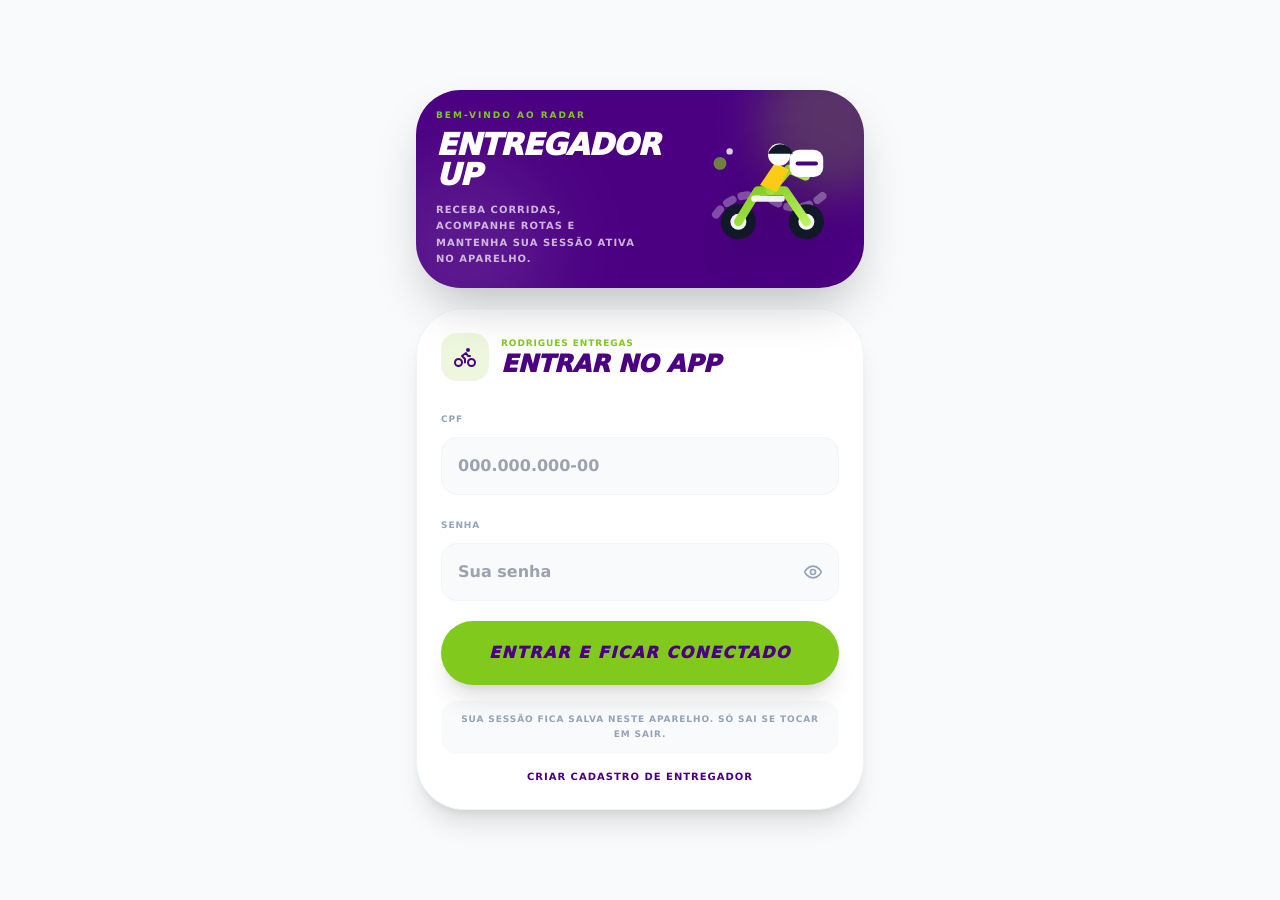
<file: app/src/main/assets/public/index.html>
<!doctype html>
<html lang="pt-BR">
  <head>
    <meta charset="UTF-8" />
    <meta name="viewport" content="width=device-width, initial-scale=1.0, viewport-fit=cover" />
    <meta name="theme-color" content="#4B0082" />
    <title>Rodrigues Entregador</title>
    <script type="module" crossorigin src="./assets/index-Cs6SERC0.js"></script>
    <link rel="stylesheet" crossorigin href="./assets/index-DNZqFJGn.css">
  </head>
  <body>
    <div id="root"></div>
  </body>
</html>
</file>
<file: app/src/main/assets/public/assets/index-DNZqFJGn.css>
html,body,#root,*{font-family:var(--up-font)!important}body{-webkit-font-smoothing:antialiased;text-rendering:geometricPrecision}:root{--up-font: "Montserrat", Inter, system-ui, -apple-system, BlinkMacSystemFont, "Segoe UI", sans-serif}html,body,#root,button,input,select,textarea,.ifd-app-shell,.ifd-app-shell *{font-family:var(--up-font)!important;-webkit-font-smoothing:antialiased;text-rendering:geometricPrecision}*{box-sizing:border-box}body{margin:0;background:#f3f4f6}.ifd-app-shell{min-height:100dvh;background:#f3f4f6;color:#202124;font-family:Inter,Arial,Helvetica,sans-serif;overflow:hidden}.ifd-topbar{position:fixed;left:0;right:0;top:0;z-index:100;height:64px;background:#fff;border-bottom:1px solid #eceff3;display:flex;align-items:center;gap:12px;padding:10px 14px}.ifd-icon-btn{width:42px;height:42px;border:0;border-radius:14px;background:#f5f6f8;display:flex;flex-direction:column;justify-content:center;gap:4px;padding:0 11px}.ifd-icon-btn span{display:block;height:3px;border-radius:8px;background:#232323}.ifd-brand{min-width:0;flex:1;display:flex;flex-direction:column}.ifd-brand strong{font-size:15px;font-weight:900;color:#111}.ifd-brand small{font-size:11px;color:#6b7280;font-weight:700}.ifd-online-pill{height:36px;border:0;border-radius:999px;background:#e9edf3;color:#747b88;font-size:11px;font-weight:900;padding:0 12px;text-transform:uppercase;display:flex;align-items:center;gap:6px}.ifd-online-pill i{width:8px;height:8px;border-radius:50%;background:#9ca3af}.ifd-online-pill.ativo{background:#effbe8;color:#2f8a10}.ifd-online-pill.ativo i{background:#56b81d}.ifd-main{height:100dvh;overflow-y:auto;padding-top:64px;padding-bottom:76px}.ifd-page{padding:14px 14px 104px;min-height:calc(100dvh - 64px)}.ifd-bottom-nav{position:fixed;left:0;right:0;bottom:0;z-index:110;height:72px;background:#fffffffa;-webkit-backdrop-filter:blur(16px);backdrop-filter:blur(16px);border-top:1px solid #e7eaf0;display:grid;grid-template-columns:repeat(5,1fr);padding:6px 6px calc(6px + env(safe-area-inset-bottom));box-shadow:0 -10px 28px #00000014}.ifd-bottom-nav button{position:relative;border:0;background:transparent;border-radius:16px;color:#7b8190;font-size:10px;font-weight:900;display:flex;align-items:center;justify-content:center;flex-direction:column;gap:3px}.ifd-bottom-nav button.ativo{background:#fff0f0;color:#e72234}.ifd-nav-icon{font-size:18px;line-height:1}.ifd-bottom-nav b{position:absolute;top:4px;right:13px;background:#e72234;color:#fff;border-radius:999px;font-size:9px;min-width:16px;height:16px;display:flex;align-items:center;justify-content:center}.ifd-drawer-backdrop{position:fixed;top:0;right:0;bottom:0;left:0;z-index:300;background:#00000061}.ifd-drawer{width:min(84vw,320px);height:100%;background:#fff;border-radius:0 28px 28px 0;padding:18px;box-shadow:18px 0 44px #0000002e;display:flex;flex-direction:column;gap:8px}.ifd-drawer-profile{display:flex;gap:12px;align-items:center;padding:8px 0 18px;border-bottom:1px solid #edf0f4;margin-bottom:8px}.ifd-avatar{width:48px;height:48px;border-radius:18px;background:#e72234;color:#fff;display:flex;align-items:center;justify-content:center;font-size:22px;font-weight:1000}.ifd-avatar.big{width:74px;height:74px;border-radius:26px;font-size:32px}.ifd-drawer-profile strong{display:block;color:#111;font-size:16px;font-weight:1000}.ifd-drawer-profile span{display:block;color:#7b8190;font-size:12px;font-weight:800}.ifd-drawer button{height:48px;border:0;border-radius:16px;background:#f5f6f8;color:#24272d;text-align:left;padding:0 14px;font-size:14px;font-weight:900}.ifd-drawer button.danger,.ifd-action-line.danger{background:#fff1f2;color:#d51d2a}.ifd-sub-header{display:flex;gap:12px;align-items:center;margin-bottom:14px}.ifd-sub-header button{width:44px;height:44px;border:0;border-radius:16px;background:#fff;color:#111;font-size:22px;font-weight:900;box-shadow:0 8px 18px #0000000f}.ifd-sub-header h1{margin:0;font-size:31px;line-height:1;font-weight:1000;color:#111;letter-spacing:-1px}.ifd-sub-header span{display:block;color:#6b7280;font-size:12px;font-weight:800;margin-top:4px}.ifd-loader{min-height:65dvh;display:flex;align-items:center;justify-content:center;color:#6b7280;font-weight:900}.ifd-waiting-page{background:linear-gradient(180deg,#f6f7fb,#f2f4f8)}.ifd-radar-card{position:relative;overflow:hidden;background:#fff;border-radius:32px;padding:28px 18px;text-align:center;box-shadow:0 18px 38px #1f232d14;min-height:380px;display:flex;flex-direction:column;align-items:center;justify-content:center}.ifd-radar-card.online{background:radial-gradient(circle at center 35%,#fff,#fff 44%,#fff5f5)}.ifd-radar-visual{position:relative;width:190px;height:190px;margin-bottom:8px;display:flex;align-items:center;justify-content:center}.ifd-radar-visual .ring{position:absolute;border-radius:50%;border:2px solid rgba(231,34,52,.18);animation:ifdPulse 2.2s infinite}.ifd-radar-visual .r1{width:80px;height:80px}.ifd-radar-visual .r2{width:130px;height:130px;animation-delay:.25s}.ifd-radar-visual .r3{width:180px;height:180px;animation-delay:.5s}.ifd-radar-visual .center{width:76px;height:76px;border-radius:28px;background:#e72234;display:flex;align-items:center;justify-content:center;font-size:34px;color:#fff;box-shadow:0 14px 30px #e7223459;z-index:2}@keyframes ifdPulse{0%{transform:scale(.9);opacity:.8}70%{transform:scale(1.12);opacity:.25}to{transform:scale(.9);opacity:.8}}.ifd-radar-card h1{font-size:30px;line-height:.98;margin:8px 0;color:#141414;font-weight:1000;letter-spacing:-.8px}.ifd-radar-card p,.ifd-muted{color:#6b7280;font-size:14px;line-height:1.45;margin:0 auto 18px;max-width:310px;font-weight:700}.ifd-primary-btn,.ifd-secondary-btn{height:54px;border:0;border-radius:18px;padding:0 18px;font-weight:1000;text-transform:uppercase;font-size:13px}.ifd-primary-btn{background:#e72234;color:#fff;box-shadow:0 12px 24px #e7223440}.ifd-primary-btn.outline,.ifd-secondary-btn{background:#f2f3f6;color:#2c3038;box-shadow:none}.ifd-summary-grid{display:grid;grid-template-columns:repeat(3,1fr);gap:9px;margin:12px 0}.ifd-summary-grid div{background:#fff;border-radius:22px;padding:13px 10px;min-height:78px;box-shadow:0 10px 24px #1f232d0e;display:flex;flex-direction:column;justify-content:center}.ifd-summary-grid span{font-size:10px;font-weight:1000;color:#949aa6;text-transform:uppercase;margin-bottom:8px}.ifd-summary-grid strong{font-size:clamp(16px,4.6vw,22px);font-weight:1000;color:#171717;line-height:1;white-space:nowrap;overflow:hidden;text-overflow:ellipsis}.ifd-card{background:#fff;border-radius:28px;padding:17px;margin-bottom:12px;box-shadow:0 12px 28px #1f232d0f}.ifd-card.soft{background:snow;border:1px solid #ffe1e4}.ifd-card.emergency{background:#fff2f3;border:1px solid #ffd3d7;display:flex;flex-direction:column;gap:5px}.ifd-card.emergency strong{color:#d51d2a;font-size:16px;font-weight:1000}.ifd-card.emergency span{color:#6b7280;font-size:13px;line-height:1.4}.ifd-section-title{display:flex;align-items:flex-start;justify-content:space-between;gap:10px;margin-bottom:12px}.ifd-section-title h2{margin:0;color:#121212;font-size:22px;line-height:1;font-weight:1000;letter-spacing:-.5px}.ifd-section-title small{border-radius:999px;background:#f1f2f4;color:#737b88;padding:7px 10px;font-size:10px;text-transform:uppercase;font-weight:1000;white-space:nowrap}.ifd-empty-mini,.ifd-empty-state{border:1px dashed #d7dce5;border-radius:20px;padding:18px;text-align:center;color:#7b8190;font-weight:800}.ifd-empty-state{display:flex;flex-direction:column;gap:5px}.ifd-empty-state strong{color:#111;font-size:16px}.ifd-history-row{display:flex;align-items:center;justify-content:space-between;gap:12px;padding:13px 0;border-bottom:1px solid #eef0f4}.ifd-history-row:last-child{border-bottom:0}.ifd-history-row strong{display:block;color:#151515;font-size:14px;font-weight:1000}.ifd-history-row span{display:block;color:#7b8190;font-size:12px;margin-top:3px;font-weight:700}.ifd-history-row b{color:#168821;font-size:14px;font-weight:1000;white-space:nowrap}.ifd-offer-header,.ifd-running-header{display:flex;justify-content:space-between;align-items:flex-start;gap:12px;margin-bottom:12px}.ifd-offer-header span,.ifd-running-header span{display:inline-flex;background:#fff;color:#e72234;border-radius:999px;padding:8px 12px;font-size:11px;font-weight:1000;text-transform:uppercase;box-shadow:0 8px 18px #0000000f}.ifd-offer-header h1,.ifd-running-header h1{margin:8px 0 0;font-size:clamp(30px,8vw,42px);line-height:.92;color:#101010;font-weight:1000;letter-spacing:-1px}.ifd-countdown{width:68px;height:68px;min-width:68px;border-radius:50%;background:#fff;border:9px solid #f0f2f5;display:flex;align-items:center;justify-content:center;flex-direction:column;box-shadow:0 12px 26px #1f232d14}.ifd-countdown strong{font-size:25px;line-height:1;color:#e72234;font-weight:1000}.ifd-countdown small{color:#969da9;font-size:9px;text-transform:uppercase;font-weight:1000}.ifd-map-card{position:relative;height:29dvh;min-height:190px;max-height:265px;background:#dfe5ed;border-radius:30px;overflow:hidden;margin-bottom:12px;box-shadow:0 16px 34px #1f232d17}.ifd-map-card.compacto{height:210px}.ifd-map-fake{position:relative;width:100%;height:100%;background:linear-gradient(135deg,#e8edf4,#f7f9fc)}.ifd-map-grid{position:absolute;top:-20%;right:-20%;bottom:-20%;left:-20%;background-image:linear-gradient(rgba(120,130,150,.12) 1px,transparent 1px),linear-gradient(90deg,rgba(120,130,150,.12) 1px,transparent 1px);background-size:42px 42px;transform:rotate(-8deg)}.ifd-route-line{position:absolute;height:12px;background:#e72234;border-radius:999px;box-shadow:0 0 0 5px #e722341f}.ifd-route-line.a{width:58%;left:12%;top:42%;transform:rotate(-18deg)}.ifd-route-line.b{width:45%;left:41%;top:56%;transform:rotate(21deg)}.ifd-route-line.c{width:35%;left:24%;top:68%;transform:rotate(-8deg);background:#21a344}.ifd-pin{position:absolute;width:42px;height:42px;border-radius:17px;background:#e72234;color:#fff;border:3px solid #fff;display:flex;align-items:center;justify-content:center;font-weight:1000;box-shadow:0 12px 24px #00000038}.ifd-pin.loja{left:15%;top:35%;background:#141414}.ifd-pin.entrega.p1{right:20%;top:52%}.ifd-pin.entrega.p2{left:31%;bottom:17%;background:#21a344}.ifd-pin.entrega.p3{right:12%;bottom:20%;background:#ff8a00}.ifd-map-open{position:absolute;left:12px;top:12px;border:0;border-radius:999px;background:#fff;color:#111;height:38px;padding:0 14px;font-size:11px;font-weight:1000;text-transform:uppercase;box-shadow:0 10px 22px #00000024}.ifd-map-badge{position:absolute;right:12px;top:12px;min-width:82px;min-height:66px;border-radius:22px;background:#fff;display:flex;align-items:center;justify-content:center;flex-direction:column;box-shadow:0 12px 26px #00000024}.ifd-map-badge strong{font-size:28px;line-height:1;color:#e72234;font-weight:1000}.ifd-map-badge span{font-size:10px;text-transform:uppercase;color:#858c99;font-weight:1000}.ifd-value-card{background:#fff;border-radius:30px;padding:18px;margin-bottom:12px;box-shadow:0 12px 28px #1f232d14}.ifd-value-card span{display:block;color:#949aa6;font-size:11px;font-weight:1000;text-transform:uppercase;letter-spacing:.8px;margin-bottom:4px}.ifd-value-card strong{display:block;color:#151515;font-size:clamp(46px,13vw,62px);line-height:.95;font-weight:1000;letter-spacing:-1.5px}.ifd-value-card small{color:#21a344;font-size:12px;font-weight:900}.route-card{padding-bottom:6px}.ifd-stop{display:grid;grid-template-columns:42px 1fr;gap:12px;align-items:start;padding:14px 0;border-bottom:1px solid #eef0f4}.ifd-stop:last-child{border-bottom:0}.ifd-stop i{width:42px;height:42px;border-radius:16px;background:#e72234;color:#fff;display:flex;align-items:center;justify-content:center;font-style:normal;font-weight:1000}.ifd-stop.loja i{background:#141414}.ifd-stop strong{display:block;color:#151515;font-size:15px;font-weight:1000;margin-bottom:4px}.ifd-stop span{display:block;color:#5f6673;font-size:13px;line-height:1.35;font-weight:750}.ifd-stop small{display:block;color:#9aa1ad;font-size:11px;margin-top:4px;line-height:1.3}.ifd-action-footer{position:fixed;left:0;right:0;bottom:72px;z-index:120;background:#fffffffa;-webkit-backdrop-filter:blur(16px);backdrop-filter:blur(16px);border-top:1px solid #e7eaf0;padding:12px 14px;display:grid;grid-template-columns:1fr;gap:10px;box-shadow:0 -10px 28px #00000014}.ifd-action-footer.two{grid-template-columns:.9fr 1.2fr}.ifd-accept-btn,.ifd-reject-btn{height:58px;border:0;border-radius:20px;font-size:15px;text-transform:uppercase;font-weight:1000}.ifd-accept-btn{background:#e72234;color:#fff;box-shadow:0 12px 24px #e7223447}.ifd-reject-btn{background:#eff1f4;color:#687080}.ifd-chip-btn{height:40px;border:0;border-radius:999px;background:#fff2f3;color:#d51d2a;padding:0 13px;font-size:11px;font-weight:1000;text-transform:uppercase}.ifd-trip-status-card{display:grid;grid-template-columns:1.2fr .9fr .9fr;gap:9px;margin-bottom:12px}.ifd-trip-status-card div{background:#fff;border-radius:22px;padding:14px 12px;box-shadow:0 10px 24px #1f232d0e}.ifd-trip-status-card span{display:block;color:#949aa6;font-size:10px;font-weight:1000;text-transform:uppercase;margin-bottom:7px}.ifd-trip-status-card strong{display:block;color:#151515;font-size:18px;font-weight:1000;white-space:nowrap}.ifd-history-card{position:relative;display:grid;grid-template-columns:18px 1fr auto;gap:10px;align-items:center;background:#f8f9fb;border:1px solid #edf0f4;border-radius:22px;padding:14px;margin-bottom:10px}.ifd-history-dot{width:12px;height:12px;border-radius:50%;background:#e72234;box-shadow:0 0 0 5px #e722341f}.ifd-history-card.concluida .ifd-history-dot,.ifd-history-card.entregue .ifd-history-dot{background:#21a344;box-shadow:0 0 0 5px #21a3441f}.ifd-history-card.rejeitada .ifd-history-dot{background:#777}.ifd-history-card.expirada .ifd-history-dot{background:#ff8a00}.ifd-history-main strong{display:block;color:#151515;font-size:14px;font-weight:1000}.ifd-history-main span,.ifd-history-main small{display:block;color:#747b88;font-size:12px;margin-top:3px}.ifd-history-side{text-align:right}.ifd-history-side b{display:block;color:#151515;font-size:13px;font-weight:1000}.ifd-history-side small{display:block;color:#949aa6;font-size:11px;margin-top:4px}.ifd-wallet-hero{background:linear-gradient(135deg,#141414,#343a40);color:#fff;border-radius:32px;padding:24px 18px;margin-bottom:12px;box-shadow:0 18px 38px #0000002e}.ifd-wallet-hero span{display:block;font-size:11px;text-transform:uppercase;color:#cbd0d8;font-weight:1000;margin-bottom:6px}.ifd-wallet-hero strong{display:block;font-size:48px;line-height:1;font-weight:1000;letter-spacing:-1.4px}.ifd-wallet-hero small{display:block;color:#cbd0d8;font-size:12px;line-height:1.4;margin-top:8px}.ifd-action-line{width:100%;height:52px;border:0;border-radius:18px;background:#f4f5f8;color:#20242b;text-align:left;padding:0 14px;margin-bottom:9px;font-size:14px;font-weight:950}.ifd-textarea{width:100%;min-height:110px;border:1px solid #e0e4eb;background:#f8f9fb;border-radius:18px;padding:14px;font:inherit;font-size:14px;resize:vertical;margin-bottom:10px}.ifd-profile-card{background:#fff;border-radius:28px;padding:18px;margin-bottom:12px;display:flex;gap:14px;align-items:center;box-shadow:0 12px 28px #1f232d0f}.ifd-profile-card strong{display:block;font-size:18px;color:#111;font-weight:1000}.ifd-profile-card span,.ifd-profile-card small{display:block;color:#6b7280;font-size:13px;font-weight:800;margin-top:3px}.ifd-version-box{background:#f6f7f9;border:1px solid #edf0f4;border-radius:20px;padding:14px;margin-bottom:10px}.ifd-version-box span{display:block;color:#7b8190;font-size:11px;font-weight:1000;text-transform:uppercase;margin-bottom:4px}.ifd-version-box strong{display:block;color:#111;font-size:22px;font-weight:1000}.ifd-version-box small{display:block;color:#7b8190;font-size:12px;margin-top:4px}.ifd-update-backdrop{position:fixed;top:0;right:0;bottom:0;left:0;background:#0000008c;z-index:500;display:flex;align-items:center;justify-content:center;padding:18px}.ifd-update-modal{width:100%;max-width:390px;background:#fff;border-radius:32px;padding:24px 18px;text-align:center;box-shadow:0 24px 60px #00000040}.ifd-update-icon{width:74px;height:74px;border-radius:28px;background:#fff2f3;display:flex;align-items:center;justify-content:center;font-size:34px;margin:0 auto 14px}.ifd-update-modal h1{margin:0 0 8px;color:#111;font-size:26px;line-height:1;font-weight:1000}.ifd-update-modal p{margin:0 auto 14px;color:#687080;font-size:14px;line-height:1.45;font-weight:700}.ifd-update-versions{display:flex;gap:8px;justify-content:center;flex-wrap:wrap;margin-bottom:14px}.ifd-update-versions span{background:#f5f6f8;border-radius:999px;padding:8px 10px;color:#6b7280;font-size:11px;font-weight:900}@media (max-height:760px){.ifd-page{padding-top:10px}.ifd-radar-card{min-height:310px;padding:20px 16px}.ifd-radar-visual{width:150px;height:150px}.ifd-radar-visual .r1{width:66px;height:66px}.ifd-radar-visual .r2{width:105px;height:105px}.ifd-radar-visual .r3{width:145px;height:145px}.ifd-map-card{height:25dvh;min-height:160px;max-height:210px}.ifd-value-card strong{font-size:40px}.ifd-action-footer{padding-top:9px;padding-bottom:9px}.ifd-accept-btn,.ifd-reject-btn{height:52px}}@media (max-width:380px){.ifd-page{padding-left:11px;padding-right:11px}.ifd-summary-grid{gap:7px}.ifd-summary-grid strong{font-size:15px}.ifd-trip-status-card{grid-template-columns:1fr}.ifd-bottom-nav button{font-size:9px}.ifd-value-card strong{font-size:38px}.ifd-action-footer{padding-left:11px;padding-right:11px}.ifd-sub-header h1{font-size:27px}}.ifd-drawer-section{margin:16px 4px 6px;color:#8d94a3;font-size:11px;font-weight:1000;text-transform:uppercase;letter-spacing:.8px}.ifd-menu-hero{display:grid;grid-template-columns:74px 1fr;gap:14px;align-items:center;background:linear-gradient(135deg,#5a008f,#7d21b8);border-radius:28px;padding:18px;margin-bottom:12px;color:#fff;box-shadow:0 16px 34px #5a008f33}.ifd-menu-hero span{font-size:11px;font-weight:1000;text-transform:uppercase;color:#c9ff4a}.ifd-menu-hero h1{font-size:28px;line-height:1;margin:4px 0;font-weight:1000;font-style:italic}.ifd-menu-hero small{font-size:12px;color:#ffffffc7}.ifd-menu-grid{display:grid;grid-template-columns:1fr 1fr;gap:10px;margin-bottom:12px}.ifd-menu-tile{border:0;border-radius:24px;background:#fff;text-align:left;padding:16px;min-height:132px;box-shadow:0 10px 24px #2800460f;display:flex;flex-direction:column;justify-content:space-between}.ifd-menu-tile i{font-style:normal;font-size:24px}.ifd-menu-tile strong{display:block;color:#3f006b;font-size:17px;font-weight:1000;text-transform:uppercase;font-style:italic}.ifd-menu-tile span{display:block;color:#7a8190;font-size:12px;line-height:1.3}.ifd-data-row{display:flex;align-items:flex-start;justify-content:space-between;gap:12px;padding:13px 0;border-bottom:1px solid #eef0f4}.ifd-data-row:last-child{border-bottom:0}.ifd-data-row span{color:#8d94a3;font-size:12px;font-weight:900;text-transform:uppercase}.ifd-data-row strong{color:#3f006b;font-size:14px;text-align:right}.ifd-check-list{display:flex;flex-direction:column;gap:10px}.ifd-check-list span{background:#f7f8fb;border:1px solid #eef0f4;border-radius:16px;padding:12px;color:#3f006b;font-weight:900;font-size:13px}.ifd-muted{color:#687083;font-size:13px;line-height:1.45;margin:0}.ifd-help-grid{display:grid;grid-template-columns:1fr;gap:9px}.ifd-help-grid button{border:1px solid #eef0f4;background:#f8f9fc;border-radius:18px;text-align:left;padding:13px}.ifd-help-grid button.ativo{background:#fbf8ff;border-color:#5a008f40;box-shadow:0 8px 18px #5a008f14}.ifd-help-grid strong{display:block;color:#3f006b;font-size:14px;font-weight:1000}.ifd-help-grid span{display:block;color:#7a8190;font-size:12px;margin-top:3px}.ifd-feedback{margin-top:10px;border-radius:16px;background:#f1f7ea;color:#3d820d;padding:12px;font-size:13px;font-weight:900}.ifd-ticket{display:flex;justify-content:space-between;gap:12px;border:1px solid #eef0f4;border-radius:18px;padding:13px;margin-top:9px;background:#fff}.ifd-ticket strong{display:block;color:#3f006b;font-size:14px;font-weight:1000}.ifd-ticket span{display:-webkit-box;-webkit-line-clamp:2;-webkit-box-orient:vertical;overflow:hidden;color:#7a8190;font-size:12px;margin-top:3px}.ifd-ticket b{height:26px;border-radius:999px;background:#fff3df;color:#c97700;padding:7px 10px;font-size:10px;font-weight:1000;white-space:nowrap}.ifd-doc-status{display:flex;justify-content:space-between;align-items:center;border:1px solid #eef0f4;border-radius:18px;padding:13px;margin-top:9px}.ifd-doc-status span{font-weight:1000;color:#3f006b}.ifd-doc-status b{font-size:11px;text-transform:uppercase;color:#7a8190}.ifd-toggle-line{width:100%;border:0;border-radius:18px;background:#f8f9fc;color:#3f006b;min-height:54px;margin-bottom:10px;padding:0 14px;display:flex;justify-content:space-between;align-items:center;font-weight:1000}.ifd-toggle-line b{background:#5a008f;color:#c9ff4a;border-radius:999px;padding:8px 11px;font-size:10px;text-transform:uppercase}.ifd-primary-btn:disabled{opacity:.62}@media (max-width:380px){.ifd-menu-grid{grid-template-columns:1fr}.ifd-menu-tile{min-height:110px}.ifd-menu-hero{grid-template-columns:58px 1fr}.ifd-menu-hero h1{font-size:24px}}.ifd-real-map-card{position:relative;width:100%;height:30dvh;min-height:205px;max-height:295px;border-radius:28px;overflow:hidden;background:#dfe5ec;margin-bottom:12px;box-shadow:0 16px 34px #1f232d1a}.ifd-real-map-card.compacto{height:24dvh;min-height:165px;max-height:230px}.ifd-real-map-card.navegacao{height:58dvh;min-height:420px;max-height:none;border-radius:30px}.ifd-real-map-canvas{position:absolute;top:0;right:0;bottom:0;left:0;z-index:1;background:#dfe5ec}.ifd-real-map-canvas .leaflet-control-zoom{border:0!important;box-shadow:0 8px 18px #00000029!important}.ifd-real-map-canvas .leaflet-control-zoom a{border:0!important;color:#111!important;font-weight:1000!important}.ifd-real-map-canvas .leaflet-container,.ifd-real-map-canvas.leaflet-container{font-family:Inter,Arial,sans-serif}.ifd-real-marker-wrap{background:transparent;border:0}.ifd-real-marker{width:34px;height:34px;border-radius:50%;display:flex;align-items:center;justify-content:center;color:#fff;font-weight:1000;font-size:14px;border:3px solid #fff;box-shadow:0 8px 18px #00000040}.ifd-real-marker.atual{background:#1677ff;font-size:18px}.ifd-real-marker.loja{background:#22a641}.ifd-real-marker.entrega{background:#e72234}.ifd-map-fallback-real{position:absolute;top:0;right:0;bottom:0;left:0;z-index:2;background:linear-gradient(135deg,#ffffffeb,#f5f7fae0);display:flex;align-items:center;justify-content:center;text-align:center;flex-direction:column;padding:20px}.ifd-map-fallback-real strong{color:#111;font-size:18px;font-weight:1000}.ifd-map-fallback-real span{color:#687080;font-size:13px;line-height:1.35;max-width:280px;margin-top:6px}.ifd-real-map-top{position:absolute;left:12px;right:12px;top:12px;z-index:5;display:flex;justify-content:space-between;gap:8px;pointer-events:none}.ifd-real-map-top span,.ifd-accuracy-chip,.ifd-gps-error{display:inline-flex;align-items:center;border-radius:999px;background:#fff;color:#5f6673;padding:8px 11px;font-size:10px;font-weight:1000;text-transform:uppercase;box-shadow:0 8px 20px #0000001f}.ifd-real-map-top .gps{padding-left:24px;position:relative}.ifd-real-map-top .gps:before{content:"";position:absolute;left:10px;width:8px;height:8px;border-radius:50%;background:#a2aab6}.ifd-real-map-top .gps.on{color:#16863a;background:#effbf2}.ifd-real-map-top .gps.on:before{background:#22a641;box-shadow:0 0 0 5px #22a6411f}.ifd-real-map-bottom{position:absolute;left:12px;right:12px;bottom:12px;z-index:5;display:grid;grid-template-columns:repeat(3,1fr);gap:8px}.ifd-real-map-bottom div{background:#fffffff7;border-radius:18px;padding:10px 8px;box-shadow:0 8px 20px #0000001f;-webkit-backdrop-filter:blur(12px);backdrop-filter:blur(12px)}.ifd-real-map-bottom span{display:block;color:#8a929f;font-size:9px;font-weight:1000;text-transform:uppercase;margin-bottom:4px}.ifd-real-map-bottom strong{display:block;color:#111;font-size:14px;font-weight:1000;white-space:nowrap}.ifd-accuracy-chip{position:absolute;left:12px;bottom:82px;z-index:5}.ifd-gps-error{position:absolute;left:12px;right:12px;bottom:82px;z-index:6;border-radius:16px;background:#fff1f2;color:#d51d2a;text-transform:none;line-height:1.3}.ifd-map-open.real{top:auto;left:auto;right:12px;bottom:82px;z-index:6;background:#e72234;color:#fff}.ifd-real-map-card.navegacao .ifd-map-open.real,.ifd-real-map-card.navegacao .ifd-accuracy-chip,.ifd-real-map-card.navegacao .ifd-gps-error{bottom:88px}.ifd-route-live-grid{display:grid;grid-template-columns:1fr;gap:9px;margin:12px 0}.ifd-route-live-grid div{border:1px solid #eef0f4;background:#f8f9fb;border-radius:18px;padding:13px}.ifd-route-live-grid span{display:block;color:#8d94a3;font-size:10px;font-weight:1000;text-transform:uppercase;margin-bottom:4px}.ifd-route-live-grid strong{display:block;color:#111;font-size:19px;font-weight:1000}.map-full-page{padding-bottom:96px}@media (max-height:760px){.ifd-real-map-card{height:26dvh;min-height:175px;max-height:230px}.ifd-real-map-card.navegacao{height:55dvh;min-height:360px}.ifd-real-map-bottom strong{font-size:12px}}@media (max-width:380px){.ifd-real-map-bottom{gap:6px}.ifd-real-map-bottom div{padding:9px 6px}.ifd-real-map-bottom strong{font-size:12px}.ifd-map-open.real{font-size:10px;padding:0 10px}}.ifd-trip-status-card{grid-template-columns:1.15fr .85fr .85fr 1fr}@media (max-width:430px){.ifd-trip-status-card{grid-template-columns:1fr 1fr}.ifd-trip-status-card div:first-child{grid-column:1 / -1}}.ifd-fullscreen-offer{position:fixed;top:0;right:0;bottom:0;left:0;z-index:900;background:#f3f4f6;overflow:auto}.ifd-fullscreen-offer .ifd-page{min-height:100dvh;padding-top:16px;padding-bottom:96px}.ifd-fullscreen-offer .ifd-action-footer{bottom:0;z-index:940}.ifd-fullscreen-offer .ifd-map-card{height:30dvh;max-height:260px}.ifd-fullscreen-offer .ifd-offer-header{padding-top:env(safe-area-inset-top)}.ifd-fullscreen-offer .ifd-value-card{border:2px solid #111}.ifd-accept-btn.wide,.ifd-secondary-btn.wide{width:100%;margin-bottom:10px}.ifd-ghost-btn{border:0;background:transparent;color:#69707f;font-weight:900;text-transform:uppercase;font-size:12px;height:44px;width:100%}.ifd-permission-backdrop{position:fixed;top:0;right:0;bottom:0;left:0;z-index:1200;background:#0000009e;display:flex;align-items:center;justify-content:center;padding:18px}.ifd-permission-modal{width:100%;max-width:410px;background:#fff;border-radius:34px;padding:22px 18px;text-align:center;box-shadow:0 28px 70px #00000052}.ifd-permission-icon{width:82px;height:82px;border-radius:30px;background:#fff1f2;color:#e72234;display:flex;align-items:center;justify-content:center;font-size:38px;margin:0 auto 12px}.ifd-permission-kicker{display:inline-flex;background:#111;color:#fff;border-radius:999px;padding:8px 12px;font-size:10px;font-weight:1000;text-transform:uppercase;letter-spacing:.6px}.ifd-permission-modal h1{margin:12px 0 8px;color:#111;font-size:27px;line-height:1;font-weight:1000;letter-spacing:-.8px}.ifd-permission-modal p{margin:0 auto 12px;color:#606774;font-size:14px;line-height:1.45;font-weight:750}.ifd-permission-error{background:#fff7ed;border:1px solid #fed7aa;color:#9a3412;border-radius:18px;padding:12px;margin-bottom:12px;font-size:13px;font-weight:850;line-height:1.35}.ifd-permission-modal small{display:block;color:#7b8190;font-size:12px;line-height:1.4;margin-top:8px}.ifd-permission-backdrop{position:fixed;top:0;right:0;bottom:0;left:0;z-index:9999;display:flex;align-items:flex-end;justify-content:center;padding:16px;background:#0c0c10b8;-webkit-backdrop-filter:blur(12px);backdrop-filter:blur(12px)}.ifd-permission-card{width:min(100%,440px);border-radius:34px;background:#fff;border:1px solid rgba(255,255,255,.76);box-shadow:0 30px 90px #00000061;padding:22px;text-align:left;animation:ifdPermissaoSubir .28s ease-out}.ifd-permission-icon{width:64px;height:64px;border-radius:24px;background:#82c91e;color:indigo;display:flex;align-items:center;justify-content:center;font-size:31px;box-shadow:0 18px 40px #82c91e61;margin-bottom:14px}.ifd-permission-kicker{margin:0 0 6px;color:#82c91e;font-size:10px;font-weight:1000;text-transform:uppercase;letter-spacing:.22em}.ifd-permission-card h2{margin:0;color:indigo;font-size:28px;line-height:.98;font-weight:1000;letter-spacing:-.9px;text-transform:uppercase;font-style:italic}.ifd-permission-card p:not(.ifd-permission-kicker){margin:12px 0 0;color:#667085;font-size:13px;line-height:1.45;font-weight:800}.ifd-permission-list{display:grid;gap:8px;margin:16px 0}.ifd-permission-list span{display:block;border-radius:16px;background:#f6f8fb;color:#202124;padding:11px 13px;font-size:12px;font-weight:1000;text-transform:uppercase;letter-spacing:.04em}.ifd-permission-card button{width:100%;min-height:54px;border:0;border-radius:20px;background:#82c91e;color:indigo;font-size:12px;font-weight:1000;text-transform:uppercase;letter-spacing:.12em;box-shadow:0 16px 34px #82c91e52}.ifd-permission-card button:disabled{opacity:.62}.ifd-permission-card button.secundario{margin-top:10px;background:#f0f2f5;color:#7b8190;box-shadow:none}@keyframes ifdPermissaoSubir{0%{transform:translateY(24px);opacity:.4}to{transform:translateY(0);opacity:1}}@media (min-width:768px){.ifd-permission-backdrop{align-items:center}.ifd-permission-card{padding:26px}}.ifd-app-shell,.ifd-app-shell *{font-family:Montserrat,Inter,Arial,sans-serif}.ifd-nav-icon{display:flex;align-items:center;justify-content:center}.ifd-bottom-nav.v14-nav button{gap:4px}.ifd-bottom-nav.v14-nav button.ativo{background:#eefbe5;color:indigo}.ifd-bottom-nav.v14-nav svg{display:block}.ifd-permission-icon{font-size:18px!important;font-weight:1000;letter-spacing:-.5px}.v14-clean-offer .ifd-real-map-card{height:23dvh;min-height:155px;max-height:215px;margin:8px 0 10px;border-radius:24px}.v14-clean-offer .ifd-map-fallback-real{border-radius:24px}.v14-clean-offer .ifd-value-card.compact-value{margin:8px 0 10px;padding:14px 16px;border-radius:24px}.v14-clean-offer .ifd-value-card.compact-value strong{font-size:40px;line-height:.95}.v14-clean-offer .ifd-summary-grid{display:none}.v14-route-card{margin-top:10px}.v14-route-card .ifd-section-title{margin-bottom:8px}.v14-route-card .ifd-stop{padding:11px 10px;border-radius:18px}.v14-route-card .ifd-stop small{font-size:10px;line-height:1.25}.v14-route-card .ifd-stop strong{font-size:13px}.v14-route-card .ifd-stop span{font-size:12px}.v14-route-card .ifd-stop.with-action{display:grid;grid-template-columns:auto 1fr auto;align-items:center}.v14-route-card .ifd-stop.with-action button{border:0;border-radius:16px;background:indigo;color:#fff;height:42px;padding:0 13px;font-weight:1000;font-size:11px;text-transform:uppercase}.hold-footer{gap:8px}.ifd-hold-btn{position:relative;overflow:hidden;touch-action:none;-webkit-user-select:none;-moz-user-select:none;user-select:none}.ifd-hold-btn span{position:relative;z-index:2}.ifd-hold-btn i{position:absolute;left:0;top:0;bottom:0;width:0;background:#ffffff52;z-index:1;transition:width 0s linear}.ifd-hold-btn.holding i{width:100%;transition:width 1s linear}.ifd-hold-btn.holding{filter:saturate(1.15);transform:scale(.99)}.ifd-real-map-card{overflow:hidden}.ifd-real-map-card.compacto{height:23dvh;min-height:160px;max-height:225px}.ifd-real-map-top,.ifd-accuracy-chip{display:none!important}.ifd-real-map-bottom.clean{left:8px;right:8px;bottom:8px;gap:6px}.ifd-real-map-bottom.clean div{border-radius:14px;padding:8px 6px;background:#fffffff0}.ifd-real-map-bottom.clean span{font-size:8px}.ifd-real-map-bottom.clean strong{font-size:12px}.ifd-map-open.real.clean{right:10px;top:10px;bottom:auto;height:34px;border-radius:14px;padding:0 12px;background:#111827;color:#fff;font-size:10px}.ifd-map-fullscreen-btn{position:absolute;right:10px;top:50px;z-index:8;width:34px;height:34px;border:0;border-radius:14px;background:#fff;color:#111827;box-shadow:0 8px 18px #0000002e;font-size:17px;font-weight:1000}.ifd-gps-error.clean{bottom:auto;top:10px;left:10px;right:54px;font-size:10px;padding:8px;border-radius:12px}.map-full-page .ifd-real-map-card,.ifd-real-map-card.navegacao{height:62dvh!important;max-height:none!important}.map-full-page .ifd-map-open.real.clean,.ifd-real-map-card.navegacao .ifd-map-open.real.clean{top:12px;right:12px}.map-full-page .ifd-map-fullscreen-btn,.ifd-real-map-card.navegacao .ifd-map-fullscreen-btn{display:none}.v14-active-route .ifd-real-map-card{margin:8px 0 10px}.only-bottom-info{grid-template-columns:repeat(4,1fr);gap:7px;margin:8px 0 10px}.only-bottom-info div{padding:10px 7px;border-radius:16px}.only-bottom-info span{font-size:8px}.only-bottom-info strong{font-size:12px}.v14-active-route .ifd-card.soft{display:none}.ifd-guide-bubble{position:relative;margin:10px 0 82px;background:#111827;color:#fff;border-radius:22px;padding:14px 14px 12px;box-shadow:0 14px 32px #1118272e}.ifd-guide-bubble:before{content:"";position:absolute;top:-8px;left:36px;border-left:9px solid transparent;border-right:9px solid transparent;border-bottom:9px solid #111827}.ifd-guide-bubble strong{display:block;font-size:13px;margin-bottom:4px}.ifd-guide-bubble span{display:block;font-size:12px;line-height:1.35;color:#e5e7eb}.ifd-guide-bubble button{margin-top:10px;border:0;border-radius:14px;background:#82c91e;color:indigo;height:34px;padding:0 12px;font-size:11px;font-weight:1000;text-transform:uppercase}.sounds-page .sound-card{padding:8px}.ifd-sound-row{width:100%;border:0;background:#fff;border-bottom:1px solid #edf0f4;padding:14px 10px;display:flex;align-items:center;justify-content:space-between;text-align:left;gap:12px}.ifd-sound-row:last-child{border-bottom:0}.ifd-sound-row strong{display:block;color:#111827;font-size:14px;font-weight:1000}.ifd-sound-row small{display:block;color:#64748b;font-size:12px;font-weight:700;margin-top:3px;line-height:1.25}.ifd-sound-row em{font-style:normal;border-radius:999px;background:#f1f5f9;color:#64748b;padding:7px 10px;font-size:10px;font-weight:1000;text-transform:uppercase}.ifd-sound-row em.on{background:#eefbe5;color:indigo}.centered{text-align:center}@media (max-height:760px){.v14-clean-offer .ifd-real-map-card{height:20dvh;min-height:135px}.v14-clean-offer .ifd-value-card.compact-value strong{font-size:34px}.v14-route-card .ifd-stop{padding:9px}.ifd-action-footer.two .ifd-hold-btn{height:58px}}.v16-clean-map.compacto{height:220px!important;min-height:190px!important;max-height:240px!important;margin-bottom:10px!important;border-radius:24px!important;overflow:hidden}.v16-clean-map .ifd-real-map-bottom{display:none!important}.v16-active-route .ifd-running-header{margin-bottom:8px}.v16-route-top h1{font-size:24px!important;line-height:1.05!important;margin:4px 0 0!important}.v16-route-top h1.late{color:#e72234}.ifd-deadline-alert{display:flex;gap:10px;align-items:flex-start;background:#fff2f3;border:1px solid rgba(231,34,52,.18);border-radius:18px;padding:11px 13px;margin:0 0 9px;color:#e72234}.ifd-deadline-alert strong{font-size:12px;text-transform:uppercase;font-weight:1000}.ifd-deadline-alert span{font-size:12px;line-height:1.35;color:#8a2430;font-weight:800}.v16-trip-status{gap:7px!important;margin:6px 0 10px!important}.v16-trip-status div{border-radius:18px!important;padding:10px!important}.v16-trip-status span{font-size:9px!important;margin-bottom:4px!important}.v16-trip-status strong{font-size:16px!important}.v16-route-card{padding:14px!important;border-radius:24px!important}.v16-route-card .ifd-section-title h2{font-size:24px!important}.v16-route-card .ifd-stop{padding:10px 0!important;gap:10px!important}.v16-route-card .ifd-stop i{width:38px!important;height:38px!important;border-radius:14px!important}.v16-guide{margin:8px 0 86px!important;padding:12px!important;border-radius:18px!important}.v16-guide strong,.v16-guide span{font-size:12px}.ifd-map-fullscreen-btn{background:#fffffff5!important;color:#111!important;border:1px solid #e9ecf1!important}.ifd-map-open.real.clean{background:#111827!important;color:#fff!important;border-radius:18px!important;height:42px!important;padding:0 17px!important}.v16-drawer .ifd-drawer-section{margin-top:18px}.v16-profile{grid-template-columns:58px 1fr!important}.v16-avatar{overflow:hidden}.v16-avatar img,.ifd-menu-photo img{width:100%;height:100%;-o-object-fit:cover;object-fit:cover;display:block}.ifd-drawer-menu-btn{width:100%;min-height:52px;border:0;border-radius:18px;background:#f8f9fc;margin-bottom:8px;padding:0 12px;display:flex;align-items:center;gap:11px;color:#320052;text-align:left}.ifd-drawer-menu-btn b{font-size:14px;font-weight:1000}.ifd-drawer-menu-icon{width:34px;height:34px;border-radius:13px;background:#fff;display:flex;align-items:center;justify-content:center;color:#5a008f}.ifd-drawer-logout{width:100%;height:52px;border:0;border-radius:18px;margin-top:12px;background:#fff2f3;color:#d51d2a;font-weight:1000}.v16-menu-page{padding-bottom:96px}.v16-menu-hero{grid-template-columns:88px 1fr!important;padding:18px!important}.ifd-menu-photo{width:74px;height:74px;border-radius:26px;background:#e72234;color:#fff;display:flex;align-items:center;justify-content:center;font-size:34px;font-weight:1000;overflow:hidden}.v16-menu-grid{gap:9px!important}.v16-menu-tile{min-height:118px!important;padding:14px!important}.v16-menu-tile i{color:#5a008f;display:block;margin-bottom:10px}.v16-menu-tile strong{font-size:15px!important;letter-spacing:.2px}.v16-menu-tile span{font-size:12px!important}.v16-logout-card{padding:12px!important}.v16-logout-card .danger{width:100%;height:52px;border:0;border-radius:18px;background:#fff2f3;color:#d51d2a;font-weight:1000;text-align:left;padding:0 16px}.v16-settings-page{padding-bottom:98px}.v16-settings-head h1{font-size:34px!important;line-height:1!important}.v16-settings-card{padding:16px!important;border-radius:24px!important;margin-bottom:10px!important}.v16-settings-card h2{margin:0 0 7px;color:#111;font-size:20px;font-weight:1000}.v16-settings-card p{margin:0 0 12px;color:#7a8190;font-size:13px;line-height:1.35;font-weight:750}.ifd-setting-action{width:100%;min-height:52px;border:0;border-radius:18px;background:#5a008f;color:#fff;font-weight:1000;margin-top:8px;text-align:center}.ifd-setting-action.light{background:#f4f6f9;color:#3f006b}.ifd-setting-row{width:100%;border:0;background:#f8f9fc;border-radius:18px;margin-top:8px;padding:13px;display:flex;align-items:center;justify-content:space-between;gap:14px;text-align:left;color:#111}.ifd-setting-row.static{cursor:default}.ifd-setting-row strong{display:block;color:#111;font-size:14px;font-weight:1000}.ifd-setting-row small{display:block;color:#7a8190;font-size:12px;line-height:1.3;margin-top:3px}.ifd-switch{width:48px;height:28px;border-radius:999px;background:#dfe4ec;position:relative;border:0;display:inline-flex;align-items:center;padding:3px;flex-shrink:0}.ifd-switch i{width:22px;height:22px;border-radius:50%;background:#fff;box-shadow:0 4px 12px #0000002e;transition:transform .18s ease}.ifd-switch.on{background:#82c91e}.ifd-switch.on i{transform:translate(20px)}.ifd-settings-card.muted{display:grid;gap:5px;background:#fbf8ff;color:#3f006b}.ifd-settings-card.muted strong{font-weight:1000}.ifd-settings-card.muted span{font-size:12px;color:#7a4aa0;line-height:1.35}.ifd-range-row{display:block;margin:12px 0}.ifd-range-row span{display:flex;justify-content:space-between;color:#111;font-size:13px;font-weight:900;margin-bottom:7px}.ifd-range-row b{color:#5a008f}.ifd-range-row input{width:100%;accent-color:#5a008f}.ifd-select-row{display:flex;align-items:center;justify-content:space-between;gap:12px;background:#f8f9fc;border-radius:18px;margin-top:8px;padding:12px}.ifd-select-row span{font-size:13px;font-weight:1000;color:#111}.ifd-select-row select{border:0;background:#fff;border-radius:14px;padding:10px 12px;color:#3f006b;font-weight:900;max-width:170px}.ifd-input-line{display:grid;gap:7px;margin-top:10px}.ifd-input-line span{font-size:12px;color:#7a8190;font-weight:900}.ifd-input-line input{height:48px;border:1px solid #e6e9ef;border-radius:16px;padding:0 12px;font:inherit;font-weight:850}.v16-update-card{text-align:center;padding:20px!important}.ifd-android-update-icon{width:74px;height:74px;border-radius:24px;background:#eef7ff;color:#1677d2;display:flex;align-items:center;justify-content:center;font-size:36px;font-weight:1000;margin:0 auto 12px}.v16-update-card h2{font-size:22px!important}.v16-update-card p{margin-bottom:12px!important}.ifd-version-line{display:flex;align-items:center;justify-content:space-between;background:#f8f9fc;border-radius:16px;padding:12px;margin-top:8px}.ifd-version-line span{color:#7a8190;font-size:12px;font-weight:900}.ifd-version-line strong{color:#111;font-weight:1000}.ifd-real-map-card.compacto .ifd-real-map-bottom.clean{display:none!important}@media (max-width:430px){.v16-trip-status{grid-template-columns:1fr 1fr!important}.v16-trip-status div:first-child{grid-column:auto!important}.v16-menu-tile{min-height:110px!important}.v16-clean-map.compacto{height:205px!important}}.v20-profile-drawer{padding:20px 18px 18px!important;gap:14px!important}.v20-drawer-head{display:flex;flex-direction:column;align-items:center;text-align:center;padding:10px 0 18px;border-bottom:1px solid #eef1f5}.v20-drawer-avatar{width:92px!important;height:92px!important;border-radius:32px!important;font-size:38px!important;overflow:hidden;margin-bottom:12px;background:linear-gradient(135deg,#5a008f,#82c91e)!important}.v20-drawer-avatar img{width:100%;height:100%;-o-object-fit:cover;object-fit:cover;display:block}.v20-drawer-head strong{font-size:20px;font-weight:1000;color:#111;line-height:1.05;margin-bottom:9px;max-width:230px}.v20-status-pill{height:34px;border-radius:999px;padding:0 13px;display:inline-flex;align-items:center;gap:7px;text-transform:uppercase;font-size:11px;font-weight:1000}.v20-status-pill i{width:9px;height:9px;border-radius:50%;display:block}.v20-status-pill.online{background:#effbe8;color:#2f8a10}.v20-status-pill.online i{background:#56b81d}.v20-status-pill.offline{background:#f1f3f6;color:#6b7280}.v20-status-pill.offline i{background:#9aa2ad}.v20-drawer-info-card{background:#f8f9fc;border:1px solid #edf0f4;border-radius:22px;padding:15px}.v20-drawer-info-card span{display:block;color:#858c99;font-size:11px;text-transform:uppercase;font-weight:1000;margin-bottom:5px}.v20-drawer-info-card strong{display:block;color:#111;font-size:24px;font-weight:1000}.v20-drawer-spacer{flex:1}.v20-drawer-exit{height:54px!important;text-align:center!important;border-radius:18px!important;margin-top:auto!important}.v20-waiting-page{background:#f4f6fa}.v20-operational-card{justify-content:flex-start!important;text-align:left!important;min-height:auto!important;padding:18px!important;border-radius:32px!important;background:#fff!important}.v20-waiting-head{width:100%;display:flex;align-items:flex-start;justify-content:space-between;gap:12px;margin-bottom:14px}.v20-waiting-head span{display:block;color:#7a8290;font-size:11px;text-transform:uppercase;font-weight:1000;letter-spacing:.35px;margin-bottom:5px}.v20-waiting-head h1{margin:0!important;font-size:30px!important;line-height:.98!important;letter-spacing:-.8px!important;text-align:left!important}.v20-live-pill{height:32px;border-radius:999px;display:flex;align-items:center;padding:0 12px;text-transform:uppercase;font-size:10px;font-weight:1000;white-space:nowrap}.v20-live-pill.on{background:#effbe8;color:#2f8a10}.v20-live-pill.off{background:#f1f3f6;color:#6b7280}.v20-mini-map-card{position:relative;width:100%;height:205px;border-radius:28px;overflow:hidden;background:linear-gradient(135deg,#eef2f8,#fff 45%,#fff3f4);border:1px solid #edf0f4;box-shadow:inset 0 0 0 1px #ffffff73;margin-bottom:12px}.v20-map-grid{position:absolute;top:0;right:0;bottom:0;left:0;background-image:linear-gradient(rgba(93,0,143,.06) 1px,transparent 1px),linear-gradient(90deg,rgba(93,0,143,.06) 1px,transparent 1px);background-size:32px 32px;transform:rotate(-8deg) scale(1.2)}.v20-map-route{position:absolute;left:24%;right:18%;top:40%;height:68px;border-left:5px dashed rgba(90,0,143,.36);border-bottom:5px dashed rgba(130,201,30,.72);border-radius:0 0 0 34px;transform:skew(-18deg)}.v20-store-pin,.v20-driver-pin{position:absolute;display:grid;justify-items:center;gap:4px;color:#111;font-weight:1000}.v20-store-pin{right:14%;top:23%}.v20-driver-pin{left:16%;bottom:45px}.v20-store-pin i,.v20-driver-pin i{width:54px;height:54px;border-radius:20px;background:#fff;display:flex;align-items:center;justify-content:center;font-style:normal;font-size:25px;box-shadow:0 14px 30px #1f232d24;border:1px solid rgba(255,255,255,.8)}.v20-store-pin i{background:#5a008f;color:#fff}.v20-driver-pin i{background:#82c91e}.v20-store-pin span,.v20-driver-pin span{background:#ffffffe6;border-radius:999px;padding:5px 8px;font-size:10px;text-transform:uppercase}.v20-map-bottom{position:absolute;left:12px;right:12px;bottom:12px;background:#ffffffed;-webkit-backdrop-filter:blur(12px);backdrop-filter:blur(12px);border:1px solid rgba(255,255,255,.85);border-radius:20px;padding:10px 12px;display:flex;align-items:center;justify-content:space-between;gap:12px}.v20-map-bottom strong{color:#111;font-size:13px;font-weight:1000;min-width:0;overflow:hidden;text-overflow:ellipsis;white-space:nowrap}.v20-map-bottom span{color:#7a8290;font-size:11px;font-weight:850;white-space:nowrap}.v20-demand-grid{width:100%;display:grid;grid-template-columns:repeat(3,1fr);gap:8px;margin-bottom:9px}.v20-demand-grid div{background:#f7f8fb;border:1px solid #eef1f5;border-radius:20px;padding:12px 10px;min-height:74px}.v20-demand-grid span{display:block;color:#8b929f;font-size:9px;text-transform:uppercase;font-weight:1000;margin-bottom:6px;line-height:1.1}.v20-demand-grid strong{display:block;color:#111;font-size:17px;font-weight:1000;line-height:1}.v20-demand-line{width:100%;display:flex;gap:7px;flex-wrap:wrap;margin:0 0 12px}.v20-demand-line span{background:#fbf8ff;border:1px solid rgba(90,0,143,.08);color:#6e3b91;border-radius:999px;padding:7px 10px;font-size:11px;font-weight:900}.v20-demand-line b{color:#5a008f}.v20-waiting-copy{color:#6b7280;font-size:13px!important;line-height:1.38!important;font-weight:750;max-width:none!important;margin:0 0 14px!important;text-align:left!important}.v20-summary-grid{margin-top:12px!important}.v20-activity-card .ifd-section-title h2{font-size:26px!important}.v20-demo-card{display:none!important}@media (max-width:380px){.v20-waiting-head h1{font-size:26px!important}.v20-mini-map-card{height:190px}.v20-demand-grid{grid-template-columns:1fr 1fr}.v20-demand-grid div:last-child{grid-column:1/-1}.v20-map-bottom{align-items:flex-start;flex-direction:column;gap:2px}.v20-map-bottom span{white-space:normal}}.v21-offer-page{min-height:100vh;background:#ffd500;padding:0!important;display:flex;flex-direction:column;color:#06111d;overflow:hidden}.v21-offer-hero{min-height:48vh;padding:28px 22px 18px;background:radial-gradient(circle at 45% 18%,rgba(255,255,255,.26),transparent 32%),linear-gradient(135deg,#ffd900,#ffc000);display:flex;flex-direction:column;align-items:center;justify-content:center;text-align:center;position:relative}.v21-offer-hero:before{content:"";position:absolute;top:0;right:0;bottom:0;left:0;background-image:radial-gradient(rgba(1,18,32,.08) 1px,transparent 1px);background-size:14px 14px;opacity:.55}.v21-offer-hero>*{position:relative}.v21-bolt{width:58px;height:58px;border-radius:50%;background:#06111d;color:#ffd500;display:flex;align-items:center;justify-content:center;margin-bottom:14px}.v21-urgent-pill{height:42px;padding:0 28px;border-radius:999px;background:#06111d;color:#ffd500;display:inline-flex;align-items:center;justify-content:center;font-size:15px;font-weight:1000;letter-spacing:.12em;margin-bottom:18px}.v21-offer-hero h1{margin:0;color:#06111d;font-size:clamp(54px,15vw,86px);font-weight:1000;line-height:.82;letter-spacing:-.08em;text-transform:uppercase}.v21-offer-sheet{flex:1;background:#03182a;color:#fff;border-radius:34px 34px 0 0;padding:26px 20px 18px;box-shadow:0 -18px 55px #03182a4d;display:flex;flex-direction:column;gap:14px}.v21-street{display:flex;align-items:center;justify-content:center;gap:12px;min-height:48px;color:#fff}.v21-street strong{font-size:24px;font-weight:1000;white-space:nowrap;overflow:hidden;text-overflow:ellipsis}.v21-offer-stats{display:grid;grid-template-columns:repeat(4,1fr);gap:8px}.v21-offer-stats div{min-height:84px;border:1px solid rgba(255,255,255,.22);border-radius:16px;display:flex;flex-direction:column;align-items:center;justify-content:center;gap:3px;text-align:center}.v21-offer-stats svg{opacity:.96}.v21-offer-stats strong{font-size:22px;font-weight:1000;line-height:1}.v21-offer-stats span{font-size:11px;line-height:1.1;color:#dce8f2;font-weight:850}.v21-offer-stats .money{background:#c2ff00;color:#07111b;border-color:#c2ff00}.v21-offer-stats .money span{color:#26310b}.v21-offer-stats .money strong{font-size:18px}.v21-see-details{height:48px;border:1px solid rgba(255,255,255,.16);border-radius:16px;background:#ffffff12;color:#fff;font-weight:1000;font-size:14px}.v21-details-card{background:#ffffff0f;border:1px solid rgba(255,255,255,.12);border-radius:22px;padding:12px}.v21-mini-map-offer{height:142px;border-radius:18px;overflow:hidden;position:relative;background:#eef2f8;margin-bottom:12px;color:#06111d}.v21-mini-map-offer .grid{position:absolute;top:0;right:0;bottom:0;left:0;background-image:linear-gradient(rgba(3,24,42,.08) 1px,transparent 1px),linear-gradient(90deg,rgba(3,24,42,.08) 1px,transparent 1px);background-size:26px 26px;transform:rotate(-8deg) scale(1.25)}.v21-mini-map-offer .route{position:absolute;left:20%;right:20%;top:45%;height:42px;border-left:5px solid #06111d;border-bottom:5px solid #06111d;border-radius:0 0 0 28px;transform:skew(-20deg)}.v21-mini-map-offer i{position:absolute;width:38px;height:38px;border-radius:50%;display:flex;align-items:center;justify-content:center;font-weight:1000;font-style:normal;color:#fff}.v21-mini-map-offer .store{left:17%;top:29%;background:#82c91e}.v21-mini-map-offer .client{right:18%;bottom:27%;background:#e72234}.v21-mini-map-offer span{position:absolute;left:12px;bottom:10px;background:#ffffffe6;border-radius:999px;padding:7px 10px;font-size:11px;font-weight:1000}.v21-stop-list{display:grid;gap:8px}.v21-stop-list div{background:#ffffff12;border-radius:16px;padding:11px 12px}.v21-stop-list b{display:block;color:#fff;font-weight:1000;font-size:13px}.v21-stop-list span{display:block;color:#cad5df;font-size:12px;font-weight:800;margin-top:2px}.v21-stop-list .loja{background:#c2ff0021}.v21-offer-note{text-align:center;color:#dce8f2;font-size:13px;font-weight:750;margin:0}.v21-offer-actions{display:grid;grid-template-columns:1fr 1fr;gap:10px;margin-top:auto}.v21-action{height:62px;border:0;border-radius:18px;font-size:12px;font-weight:1000;text-transform:uppercase;position:relative;overflow:hidden}.v21-action.accept{background:#c2ff00;color:#06111d}.v21-action.reject{background:#fff1f2;color:#e11d48}.v21-action i{position:absolute;left:0;bottom:0;height:4px;width:0;background:currentColor;opacity:.35;transition:width 1s linear}.v21-action.holding i{width:100%}.v21-map-page{background:#f4f6fa;padding-bottom:98px}.v21-map-head{display:flex;align-items:center;gap:14px;padding:18px 8px 10px}.v21-map-head button{width:52px;height:52px;border:0;border-radius:18px;background:#fff;color:#111;font-size:36px;font-weight:1000}.v21-map-head h1{font-size:44px!important;line-height:.9!important;margin:0!important;letter-spacing:-1.5px!important}.v21-map-tip{margin:0 8px 12px;background:#fff8dd;border:1px solid #ffe58a;color:#7a5a00;border-radius:18px;padding:12px 14px;font-size:12px;font-weight:900;animation:v21fade 6.2s forwards}@keyframes v21fade{0%,80%{opacity:1;transform:translateY(0)}to{opacity:0;transform:translateY(-6px)}}.v21-route-map-card{padding:0;margin:0 0 10px;background:transparent;border:0}.v21-map-fake{height:520px;max-height:56vh;border-radius:30px;overflow:hidden;background:#eef2f8;position:relative;border:1px solid #e6eaf0}.v21-map-fake .grid{position:absolute;top:-40px;right:-40px;bottom:-40px;left:-40px;background-image:linear-gradient(rgba(91,111,135,.2) 1px,transparent 1px),linear-gradient(90deg,rgba(91,111,135,.2) 1px,transparent 1px);background-size:31px 31px;transform:rotate(-8deg) scale(1.2)}.v21-map-fake:before{content:"";position:absolute;top:0;right:0;bottom:0;left:0;background:linear-gradient(135deg,#ffffffa6,#ffffff1a),radial-gradient(circle at 18% 35%,rgba(130,201,30,.18),transparent 16%),radial-gradient(circle at 80% 70%,rgba(0,137,255,.15),transparent 18%)}.v21-map-fake .path{position:absolute;left:22%;right:20%;top:37%;height:120px;border-left:8px solid #e72234;border-bottom:8px solid #e72234;border-radius:0 0 0 36px;transform:skew(-25deg)}.v21-map-fake .pin{position:absolute;width:54px;height:54px;border-radius:50%;display:flex;align-items:center;justify-content:center;color:#fff;font-size:22px;font-weight:1000;box-shadow:0 10px 24px #0000002e}.v21-map-fake .start{right:18%;top:45%;background:#1683ff}.v21-map-fake .end{left:18%;top:30%;background:#e72234}.v21-map-fake small{position:absolute;left:16px;right:16px;bottom:16px;background:#ffffffeb;padding:13px 14px;border-radius:18px;color:#111;font-weight:900;white-space:nowrap;overflow:hidden;text-overflow:ellipsis}.v21-map-summary{display:grid;grid-template-columns:1fr 1fr 1.55fr;gap:10px;margin:0 8px}.v21-map-summary div,.v21-map-summary button{min-height:78px;border:0;border-radius:22px;background:#fff;padding:13px 12px;text-align:left;box-shadow:0 12px 28px #1f232d0f}.v21-map-summary span{display:block;color:#8b929f;text-transform:uppercase;font-size:11px;font-weight:1000}.v21-map-summary strong{display:block;color:#111;font-size:24px;font-weight:1000;margin-top:6px}.v21-map-summary button{background:#1683ff;color:#fff;text-align:center;font-size:15px;font-weight:1000;display:flex;align-items:center;justify-content:center}.v21-nav-choice-inline{display:flex;align-items:center;justify-content:space-between;margin:12px 8px 0;background:#fff;border-radius:20px;padding:12px 14px}.v21-nav-choice-inline span{font-size:12px;text-transform:uppercase;color:#8b929f;font-weight:1000}.v21-nav-choice-inline select,.v21-nav-settings-card select{border:0;background:#f4f6fa;border-radius:14px;padding:10px 12px;color:indigo;font-weight:1000}.v21-nav-settings-card{display:grid;gap:12px;margin-bottom:10px}.v21-nav-settings-title{display:flex;align-items:center;gap:12px}.v21-nav-settings-title i{width:44px;height:44px;border-radius:16px;background:#effbe8;color:#2f8a10;display:flex;align-items:center;justify-content:center}.v21-nav-settings-title strong{display:block;color:#111;font-weight:1000}.v21-nav-settings-title span{display:block;color:#7a8190;font-size:12px;font-weight:780;margin-top:2px}.v21-account-page{background:#f4f6fa;padding-bottom:98px}.v21-account-top{display:flex;align-items:center;gap:12px;padding:16px 0 10px}.v21-account-top button{width:48px;height:48px;border:0;border-radius:18px;background:#fff;font-size:34px;font-weight:1000}.v21-account-top span{font-size:16px;color:#7a8190;font-weight:1000;text-transform:uppercase}.v21-account-hero{background:#fff;border-radius:32px;padding:22px;display:flex;align-items:center;gap:16px;margin-bottom:12px}.v21-account-avatar{width:92px;height:92px;border-radius:32px;background:linear-gradient(135deg,#5a008f,#82c91e);color:#fff;display:flex;align-items:center;justify-content:center;font-size:38px;font-weight:1000;overflow:hidden;flex-shrink:0}.v21-account-avatar img{width:100%;height:100%;-o-object-fit:cover;object-fit:cover}.v21-account-hero h1{margin:0 0 9px;font-size:27px;line-height:1;color:#111;font-weight:1000}.v21-verified{display:inline-flex;align-items:center;gap:7px;height:32px;padding:0 12px;border-radius:999px;background:#e9f8ff;color:#0879c9;font-size:12px;font-weight:1000}.v21-verified svg{width:17px;height:17px}.v21-account-card{margin-bottom:12px}.v21-card-title{display:flex;align-items:center;justify-content:space-between;gap:12px;margin-bottom:12px}.v21-card-title h2{margin:0;font-size:28px;color:#111;font-weight:1000}.v21-card-title span{height:32px;border-radius:999px;padding:0 10px;display:inline-flex;align-items:center;gap:6px;font-size:11px;font-weight:1000;text-transform:uppercase;white-space:nowrap}.v21-card-title .pending{background:#fff7e6;color:#a16207}.v21-card-title .base{background:#f1f3f6;color:#6b7280}.v21-data-row{display:flex;justify-content:space-between;gap:12px;border-top:1px solid #eef1f5;padding:14px 0}.v21-data-row span{color:#8b929f;text-transform:uppercase;font-size:12px;font-weight:1000}.v21-data-row strong{color:indigo;font-size:17px;font-weight:1000;text-align:right;word-break:break-word}.v21-soft-action{width:100%;height:52px;border:0;border-radius:18px;background:#f4f6fa;color:#111;font-weight:1000;display:flex;align-items:center;justify-content:center;gap:9px}.v21-edit-box{display:grid;gap:10px;margin-top:10px}.v21-edit-box.always{margin-top:0}.v21-edit-box label{display:grid;gap:7px}.v21-edit-box label span{font-size:11px;text-transform:uppercase;color:#8b929f;font-weight:1000}.v21-edit-box input,.v21-edit-box select{height:50px;border:1px solid #e8ebf0;border-radius:17px;padding:0 13px;font:inherit;font-weight:850;color:#111;background:#fff}.v21-edit-box button{height:52px;border:0;border-radius:18px;background:indigo;color:#fff;font-weight:1000;display:flex;align-items:center;justify-content:center;gap:9px}.v21-account-tip{margin:0 0 12px;background:#fbf8ff;border:1px solid rgba(75,0,130,.08);border-radius:16px;color:#6e3b91;font-size:12px;font-weight:850;line-height:1.35;padding:11px 12px}.v21-account-actions{display:grid;gap:10px}.v21-account-actions button{min-height:54px;border:0;border-radius:18px;background:#f4f6fa;color:#111;font-weight:1000;padding:0 15px;display:flex;align-items:center;justify-content:space-between;text-align:left}.v21-account-actions button.danger{background:#fff2f3;color:#d51d2a;justify-content:flex-start}.ifd-menu-photo img{width:100%;height:100%;-o-object-fit:cover;object-fit:cover;border-radius:inherit}@media (max-width:390px){.v21-offer-hero h1{font-size:48px}.v21-offer-stats{gap:6px}.v21-offer-stats strong{font-size:19px}.v21-map-head h1{font-size:36px!important}.v21-map-summary{grid-template-columns:1fr 1fr}.v21-map-summary button{grid-column:1/-1}.v21-card-title{align-items:flex-start;flex-direction:column}.v21-data-row{flex-direction:column}.v21-data-row strong{text-align:left}}*,:before,:after{--tw-border-spacing-x: 0;--tw-border-spacing-y: 0;--tw-translate-x: 0;--tw-translate-y: 0;--tw-rotate: 0;--tw-skew-x: 0;--tw-skew-y: 0;--tw-scale-x: 1;--tw-scale-y: 1;--tw-pan-x: ;--tw-pan-y: ;--tw-pinch-zoom: ;--tw-scroll-snap-strictness: proximity;--tw-gradient-from-position: ;--tw-gradient-via-position: ;--tw-gradient-to-position: ;--tw-ordinal: ;--tw-slashed-zero: ;--tw-numeric-figure: ;--tw-numeric-spacing: ;--tw-numeric-fraction: ;--tw-ring-inset: ;--tw-ring-offset-width: 0px;--tw-ring-offset-color: #fff;--tw-ring-color: rgb(59 130 246 / .5);--tw-ring-offset-shadow: 0 0 #0000;--tw-ring-shadow: 0 0 #0000;--tw-shadow: 0 0 #0000;--tw-shadow-colored: 0 0 #0000;--tw-blur: ;--tw-brightness: ;--tw-contrast: ;--tw-grayscale: ;--tw-hue-rotate: ;--tw-invert: ;--tw-saturate: ;--tw-sepia: ;--tw-drop-shadow: ;--tw-backdrop-blur: ;--tw-backdrop-brightness: ;--tw-backdrop-contrast: ;--tw-backdrop-grayscale: ;--tw-backdrop-hue-rotate: ;--tw-backdrop-invert: ;--tw-backdrop-opacity: ;--tw-backdrop-saturate: ;--tw-backdrop-sepia: ;--tw-contain-size: ;--tw-contain-layout: ;--tw-contain-paint: ;--tw-contain-style: }::backdrop{--tw-border-spacing-x: 0;--tw-border-spacing-y: 0;--tw-translate-x: 0;--tw-translate-y: 0;--tw-rotate: 0;--tw-skew-x: 0;--tw-skew-y: 0;--tw-scale-x: 1;--tw-scale-y: 1;--tw-pan-x: ;--tw-pan-y: ;--tw-pinch-zoom: ;--tw-scroll-snap-strictness: proximity;--tw-gradient-from-position: ;--tw-gradient-via-position: ;--tw-gradient-to-position: ;--tw-ordinal: ;--tw-slashed-zero: ;--tw-numeric-figure: ;--tw-numeric-spacing: ;--tw-numeric-fraction: ;--tw-ring-inset: ;--tw-ring-offset-width: 0px;--tw-ring-offset-color: #fff;--tw-ring-color: rgb(59 130 246 / .5);--tw-ring-offset-shadow: 0 0 #0000;--tw-ring-shadow: 0 0 #0000;--tw-shadow: 0 0 #0000;--tw-shadow-colored: 0 0 #0000;--tw-blur: ;--tw-brightness: ;--tw-contrast: ;--tw-grayscale: ;--tw-hue-rotate: ;--tw-invert: ;--tw-saturate: ;--tw-sepia: ;--tw-drop-shadow: ;--tw-backdrop-blur: ;--tw-backdrop-brightness: ;--tw-backdrop-contrast: ;--tw-backdrop-grayscale: ;--tw-backdrop-hue-rotate: ;--tw-backdrop-invert: ;--tw-backdrop-opacity: ;--tw-backdrop-saturate: ;--tw-backdrop-sepia: ;--tw-contain-size: ;--tw-contain-layout: ;--tw-contain-paint: ;--tw-contain-style: }*,:before,:after{box-sizing:border-box;border-width:0;border-style:solid;border-color:#e5e7eb}:before,:after{--tw-content: ""}html,:host{line-height:1.5;-webkit-text-size-adjust:100%;-moz-tab-size:4;-o-tab-size:4;tab-size:4;font-family:Inter,sans-serif;font-feature-settings:normal;font-variation-settings:normal;-webkit-tap-highlight-color:transparent}body{margin:0;line-height:inherit}hr{height:0;color:inherit;border-top-width:1px}abbr:where([title]){-webkit-text-decoration:underline dotted;text-decoration:underline dotted}h1,h2,h3,h4,h5,h6{font-size:inherit;font-weight:inherit}a{color:inherit;text-decoration:inherit}b,strong{font-weight:bolder}code,kbd,samp,pre{font-family:ui-monospace,SFMono-Regular,Menlo,Monaco,Consolas,Liberation Mono,Courier New,monospace;font-feature-settings:normal;font-variation-settings:normal;font-size:1em}small{font-size:80%}sub,sup{font-size:75%;line-height:0;position:relative;vertical-align:baseline}sub{bottom:-.25em}sup{top:-.5em}table{text-indent:0;border-color:inherit;border-collapse:collapse}button,input,optgroup,select,textarea{font-family:inherit;font-feature-settings:inherit;font-variation-settings:inherit;font-size:100%;font-weight:inherit;line-height:inherit;letter-spacing:inherit;color:inherit;margin:0;padding:0}button,select{text-transform:none}button,input:where([type=button]),input:where([type=reset]),input:where([type=submit]){-webkit-appearance:button;background-color:transparent;background-image:none}:-moz-focusring{outline:auto}:-moz-ui-invalid{box-shadow:none}progress{vertical-align:baseline}::-webkit-inner-spin-button,::-webkit-outer-spin-button{height:auto}[type=search]{-webkit-appearance:textfield;outline-offset:-2px}::-webkit-search-decoration{-webkit-appearance:none}::-webkit-file-upload-button{-webkit-appearance:button;font:inherit}summary{display:list-item}blockquote,dl,dd,h1,h2,h3,h4,h5,h6,hr,figure,p,pre{margin:0}fieldset{margin:0;padding:0}legend{padding:0}ol,ul,menu{list-style:none;margin:0;padding:0}dialog{padding:0}textarea{resize:vertical}input::-moz-placeholder,textarea::-moz-placeholder{opacity:1;color:#9ca3af}input::placeholder,textarea::placeholder{opacity:1;color:#9ca3af}button,[role=button]{cursor:pointer}:disabled{cursor:default}img,svg,video,canvas,audio,iframe,embed,object{display:block;vertical-align:middle}img,video{max-width:100%;height:auto}[hidden]:where(:not([hidden=until-found])){display:none}.pointer-events-none{pointer-events:none}.pointer-events-auto{pointer-events:auto}.visible{visibility:visible}.static{position:static}.fixed{position:fixed}.absolute{position:absolute}.relative{position:relative}.sticky{position:sticky}.-inset-20{top:-5rem;right:-5rem;bottom:-5rem;left:-5rem}.inset-0{top:0;right:0;bottom:0;left:0}.inset-x-0{left:0;right:0}.inset-y-0{top:0;bottom:0}.-bottom-12{bottom:-3rem}.-bottom-2{bottom:-.5rem}.-bottom-32{bottom:-8rem}.-bottom-4{bottom:-1rem}.-bottom-6{bottom:-1.5rem}.-bottom-\[65vh\]{bottom:-65vh}.-left-10{left:-2.5rem}.-left-32{left:-8rem}.-left-4{left:-1rem}.-right-1{right:-.25rem}.-right-10{right:-2.5rem}.-right-16{right:-4rem}.-right-2{right:-.5rem}.-right-32{right:-8rem}.-right-4{right:-1rem}.-right-6{right:-1.5rem}.-top-0\.5{top:-.125rem}.-top-1{top:-.25rem}.-top-10{top:-2.5rem}.-top-16{top:-4rem}.-top-2{top:-.5rem}.-top-32{top:-8rem}.-top-4{top:-1rem}.-top-\[4px\]{top:-4px}.bottom-0{bottom:0}.bottom-10{bottom:2.5rem}.bottom-2{bottom:.5rem}.bottom-24{bottom:6rem}.bottom-28{bottom:7rem}.bottom-32{bottom:8rem}.bottom-4{bottom:1rem}.bottom-6{bottom:1.5rem}.bottom-8{bottom:2rem}.bottom-\[-10\%\]{bottom:-10%}.left-0{left:0}.left-0\.5{left:.125rem}.left-1{left:.25rem}.left-1\/2{left:50%}.left-20{left:5rem}.left-3{left:.75rem}.left-4{left:1rem}.left-5{left:1.25rem}.left-6{left:1.5rem}.left-\[-10\%\]{left:-10%}.left-\[2px\]{left:2px}.right-0{right:0}.right-10{right:2.5rem}.right-2{right:.5rem}.right-2\.5{right:.625rem}.right-3{right:.75rem}.right-4{right:1rem}.right-5{right:1.25rem}.right-6{right:1.5rem}.right-8{right:2rem}.right-\[-10\%\]{right:-10%}.right-\[-20\%\]{right:-20%}.right-\[-40px\]{right:-40px}.right-\[-50px\]{right:-50px}.top-0{top:0}.top-0\.5{top:.125rem}.top-1\/2{top:50%}.top-10{top:2.5rem}.top-12{top:3rem}.top-2{top:.5rem}.top-2\.5{top:.625rem}.top-20{top:5rem}.top-3{top:.75rem}.top-36{top:9rem}.top-4{top:1rem}.top-5{top:1.25rem}.top-6{top:1.5rem}.top-8{top:2rem}.top-\[-10\%\]{top:-10%}.top-\[-40px\]{top:-40px}.top-\[-50px\]{top:-50px}.top-\[2px\]{top:2px}.top-\[35\%\]{top:35%}.top-\[calc\(50\%\+8px\)\]{top:calc(50% + 8px)}.top-full{top:100%}.-z-10{z-index:-10}.z-0{z-index:0}.z-10{z-index:10}.z-20{z-index:20}.z-30{z-index:30}.z-40{z-index:40}.z-50{z-index:50}.z-\[1000\]{z-index:1000}.z-\[1001\]{z-index:1001}.z-\[100\]{z-index:100}.z-\[101\]{z-index:101}.z-\[110\]{z-index:110}.z-\[1200\]{z-index:1200}.z-\[120\]{z-index:120}.z-\[150\]{z-index:150}.z-\[200\]{z-index:200}.z-\[3000\]{z-index:3000}.z-\[4000\]{z-index:4000}.z-\[400\]{z-index:400}.z-\[4999\]{z-index:4999}.z-\[5000\]{z-index:5000}.z-\[500\]{z-index:500}.z-\[6000\]{z-index:6000}.z-\[7000\]{z-index:7000}.z-\[8000\]{z-index:8000}.z-\[900\]{z-index:900}.z-\[997\]{z-index:997}.z-\[998\]{z-index:998}.z-\[9999\]{z-index:9999}.z-\[999\]{z-index:999}.col-span-1{grid-column:span 1 / span 1}.col-span-2{grid-column:span 2 / span 2}.col-span-3{grid-column:span 3 / span 3}.float-right{float:right}.m-auto{margin:auto}.mx-1{margin-left:.25rem;margin-right:.25rem}.mx-3{margin-left:.75rem;margin-right:.75rem}.mx-4{margin-left:1rem;margin-right:1rem}.mx-auto{margin-left:auto;margin-right:auto}.my-2{margin-top:.5rem;margin-bottom:.5rem}.my-auto{margin-top:auto;margin-bottom:auto}.-mt-0\.5{margin-top:-.125rem}.-mt-2{margin-top:-.5rem}.mb-0\.5{margin-bottom:.125rem}.mb-1{margin-bottom:.25rem}.mb-1\.5{margin-bottom:.375rem}.mb-10{margin-bottom:2.5rem}.mb-12{margin-bottom:3rem}.mb-2{margin-bottom:.5rem}.mb-3{margin-bottom:.75rem}.mb-4{margin-bottom:1rem}.mb-5{margin-bottom:1.25rem}.mb-6{margin-bottom:1.5rem}.mb-7{margin-bottom:1.75rem}.mb-8{margin-bottom:2rem}.ml-1{margin-left:.25rem}.ml-2{margin-left:.5rem}.ml-3{margin-left:.75rem}.ml-4{margin-left:1rem}.ml-72{margin-left:18rem}.ml-8{margin-left:2rem}.ml-auto{margin-left:auto}.mr-0\.5{margin-right:.125rem}.mr-1{margin-right:.25rem}.mr-1\.5{margin-right:.375rem}.mr-2{margin-right:.5rem}.mr-3{margin-right:.75rem}.mr-4{margin-right:1rem}.mr-8{margin-right:2rem}.mt-0\.5{margin-top:.125rem}.mt-1{margin-top:.25rem}.mt-1\.5{margin-top:.375rem}.mt-10{margin-top:2.5rem}.mt-12{margin-top:3rem}.mt-2{margin-top:.5rem}.mt-3{margin-top:.75rem}.mt-4{margin-top:1rem}.mt-5{margin-top:1.25rem}.mt-6{margin-top:1.5rem}.mt-8{margin-top:2rem}.mt-auto{margin-top:auto}.line-clamp-1{overflow:hidden;display:-webkit-box;-webkit-box-orient:vertical;-webkit-line-clamp:1}.line-clamp-2{overflow:hidden;display:-webkit-box;-webkit-box-orient:vertical;-webkit-line-clamp:2}.line-clamp-3{overflow:hidden;display:-webkit-box;-webkit-box-orient:vertical;-webkit-line-clamp:3}.block{display:block}.inline-block{display:inline-block}.inline{display:inline}.flex{display:flex}.inline-flex{display:inline-flex}.grid{display:grid}.hidden{display:none}.aspect-\[16\/8\]{aspect-ratio:16/8}.aspect-\[4\/5\]{aspect-ratio:4/5}.aspect-square{aspect-ratio:1 / 1}.h-0{height:0px}.h-1{height:.25rem}.h-1\.5{height:.375rem}.h-10{height:2.5rem}.h-11{height:2.75rem}.h-12{height:3rem}.h-14{height:3.5rem}.h-16{height:4rem}.h-2{height:.5rem}.h-2\.5{height:.625rem}.h-20{height:5rem}.h-24{height:6rem}.h-28{height:7rem}.h-3{height:.75rem}.h-32{height:8rem}.h-36{height:9rem}.h-4{height:1rem}.h-40{height:10rem}.h-44{height:11rem}.h-48{height:12rem}.h-5{height:1.25rem}.h-56{height:14rem}.h-6{height:1.5rem}.h-64{height:16rem}.h-7{height:1.75rem}.h-72{height:18rem}.h-8{height:2rem}.h-80{height:20rem}.h-9{height:2.25rem}.h-96{height:24rem}.h-\[100dvh\]{height:100dvh}.h-\[250px\]{height:250px}.h-\[26dvh\]{height:26dvh}.h-\[320px\]{height:320px}.h-\[35\%\]{height:35%}.h-\[400px\]{height:400px}.h-\[46vh\]{height:46vh}.h-\[50vh\]{height:50vh}.h-\[65vh\]{height:65vh}.h-\[76px\]{height:76px}.h-\[90vh\]{height:90vh}.h-full{height:100%}.h-px{height:1px}.h-screen{height:100vh}.max-h-80{max-height:20rem}.max-h-\[2000px\]{max-height:2000px}.max-h-\[235px\]{max-height:235px}.max-h-\[250px\]{max-height:250px}.max-h-\[60vh\]{max-height:60vh}.max-h-\[84vh\]{max-height:84vh}.max-h-\[85vh\]{max-height:85vh}.max-h-\[90vh\]{max-height:90vh}.max-h-\[92vh\]{max-height:92vh}.max-h-\[94vh\]{max-height:94vh}.max-h-\[calc\(94vh-104px\)\]{max-height:calc(94vh - 104px)}.min-h-0{min-height:0px}.min-h-\[100dvh\]{min-height:100dvh}.min-h-\[185px\]{min-height:185px}.min-h-\[200px\]{min-height:200px}.min-h-\[280px\]{min-height:280px}.min-h-\[330px\]{min-height:330px}.min-h-\[400px\]{min-height:400px}.min-h-\[600px\]{min-height:600px}.min-h-\[calc\(100vh-48px\)\]{min-height:calc(100vh - 48px)}.min-h-screen{min-height:100vh}.w-0{width:0px}.w-1{width:.25rem}.w-1\.5{width:.375rem}.w-1\/3{width:33.333333%}.w-10{width:2.5rem}.w-11{width:2.75rem}.w-12{width:3rem}.w-14{width:3.5rem}.w-16{width:4rem}.w-2{width:.5rem}.w-2\.5{width:.625rem}.w-20{width:5rem}.w-24{width:6rem}.w-28{width:7rem}.w-3{width:.75rem}.w-32{width:8rem}.w-36{width:9rem}.w-4{width:1rem}.w-40{width:10rem}.w-44{width:11rem}.w-5{width:1.25rem}.w-6{width:1.5rem}.w-64{width:16rem}.w-7{width:1.75rem}.w-72{width:18rem}.w-8{width:2rem}.w-80{width:20rem}.w-9{width:2.25rem}.w-96{width:24rem}.w-\[100px\]{width:100px}.w-\[1px\]{width:1px}.w-\[320px\]{width:320px}.w-\[430px\]{width:430px}.w-\[440px\]{width:440px}.w-\[500px\]{width:500px}.w-\[76px\]{width:76px}.w-\[90\%\]{width:90%}.w-\[92\%\]{width:92%}.w-\[calc\(100\%-2\.5rem\)\]{width:calc(100% - 2.5rem)}.w-fit{width:-moz-fit-content;width:fit-content}.w-full{width:100%}.w-px{width:1px}.w-screen{width:100vw}.min-w-0{min-width:0px}.min-w-5{min-width:1.25rem}.min-w-\[105px\]{min-width:105px}.min-w-\[120px\]{min-width:120px}.min-w-\[170px\]{min-width:170px}.min-w-\[92px\]{min-width:92px}.max-w-2xl{max-width:42rem}.max-w-3xl{max-width:48rem}.max-w-4xl{max-width:56rem}.max-w-5xl{max-width:64rem}.max-w-6xl{max-width:72rem}.max-w-7xl{max-width:80rem}.max-w-\[120px\]{max-width:120px}.max-w-\[150px\]{max-width:150px}.max-w-\[1600px\]{max-width:1600px}.max-w-\[1800px\]{max-width:1800px}.max-w-\[180px\]{max-width:180px}.max-w-\[200px\]{max-width:200px}.max-w-\[210px\]{max-width:210px}.max-w-\[250px\]{max-width:250px}.max-w-\[280px\]{max-width:280px}.max-w-\[500px\]{max-width:500px}.max-w-\[550px\]{max-width:550px}.max-w-\[560px\]{max-width:560px}.max-w-\[600px\]{max-width:600px}.max-w-\[85\%\]{max-width:85%}.max-w-\[90vw\]{max-width:90vw}.max-w-md{max-width:28rem}.max-w-sm{max-width:24rem}.max-w-xl{max-width:36rem}.max-w-xs{max-width:20rem}.flex-1{flex:1 1 0%}.flex-\[2\]{flex:2}.flex-shrink-0,.shrink-0{flex-shrink:0}.-translate-x-1\/2{--tw-translate-x: -50%;transform:translate(var(--tw-translate-x),var(--tw-translate-y)) rotate(var(--tw-rotate)) skew(var(--tw-skew-x)) skewY(var(--tw-skew-y)) scaleX(var(--tw-scale-x)) scaleY(var(--tw-scale-y))}.-translate-x-full{--tw-translate-x: -100%;transform:translate(var(--tw-translate-x),var(--tw-translate-y)) rotate(var(--tw-rotate)) skew(var(--tw-skew-x)) skewY(var(--tw-skew-y)) scaleX(var(--tw-scale-x)) scaleY(var(--tw-scale-y))}.-translate-y-1{--tw-translate-y: -.25rem;transform:translate(var(--tw-translate-x),var(--tw-translate-y)) rotate(var(--tw-rotate)) skew(var(--tw-skew-x)) skewY(var(--tw-skew-y)) scaleX(var(--tw-scale-x)) scaleY(var(--tw-scale-y))}.-translate-y-1\/2{--tw-translate-y: -50%;transform:translate(var(--tw-translate-x),var(--tw-translate-y)) rotate(var(--tw-rotate)) skew(var(--tw-skew-x)) skewY(var(--tw-skew-y)) scaleX(var(--tw-scale-x)) scaleY(var(--tw-scale-y))}.-translate-y-2{--tw-translate-y: -.5rem;transform:translate(var(--tw-translate-x),var(--tw-translate-y)) rotate(var(--tw-rotate)) skew(var(--tw-skew-x)) skewY(var(--tw-skew-y)) scaleX(var(--tw-scale-x)) scaleY(var(--tw-scale-y))}.-translate-y-4{--tw-translate-y: -1rem;transform:translate(var(--tw-translate-x),var(--tw-translate-y)) rotate(var(--tw-rotate)) skew(var(--tw-skew-x)) skewY(var(--tw-skew-y)) scaleX(var(--tw-scale-x)) scaleY(var(--tw-scale-y))}.-translate-y-\[2px\]{--tw-translate-y: -2px;transform:translate(var(--tw-translate-x),var(--tw-translate-y)) rotate(var(--tw-rotate)) skew(var(--tw-skew-x)) skewY(var(--tw-skew-y)) scaleX(var(--tw-scale-x)) scaleY(var(--tw-scale-y))}.-translate-y-full{--tw-translate-y: -100%;transform:translate(var(--tw-translate-x),var(--tw-translate-y)) rotate(var(--tw-rotate)) skew(var(--tw-skew-x)) skewY(var(--tw-skew-y)) scaleX(var(--tw-scale-x)) scaleY(var(--tw-scale-y))}.translate-x-0{--tw-translate-x: 0px;transform:translate(var(--tw-translate-x),var(--tw-translate-y)) rotate(var(--tw-rotate)) skew(var(--tw-skew-x)) skewY(var(--tw-skew-y)) scaleX(var(--tw-scale-x)) scaleY(var(--tw-scale-y))}.translate-x-12{--tw-translate-x: 3rem;transform:translate(var(--tw-translate-x),var(--tw-translate-y)) rotate(var(--tw-rotate)) skew(var(--tw-skew-x)) skewY(var(--tw-skew-y)) scaleX(var(--tw-scale-x)) scaleY(var(--tw-scale-y))}.translate-x-5{--tw-translate-x: 1.25rem;transform:translate(var(--tw-translate-x),var(--tw-translate-y)) rotate(var(--tw-rotate)) skew(var(--tw-skew-x)) skewY(var(--tw-skew-y)) scaleX(var(--tw-scale-x)) scaleY(var(--tw-scale-y))}.translate-x-6{--tw-translate-x: 1.5rem;transform:translate(var(--tw-translate-x),var(--tw-translate-y)) rotate(var(--tw-rotate)) skew(var(--tw-skew-x)) skewY(var(--tw-skew-y)) scaleX(var(--tw-scale-x)) scaleY(var(--tw-scale-y))}.translate-x-full{--tw-translate-x: 100%;transform:translate(var(--tw-translate-x),var(--tw-translate-y)) rotate(var(--tw-rotate)) skew(var(--tw-skew-x)) skewY(var(--tw-skew-y)) scaleX(var(--tw-scale-x)) scaleY(var(--tw-scale-y))}.rotate-12{--tw-rotate: 12deg;transform:translate(var(--tw-translate-x),var(--tw-translate-y)) rotate(var(--tw-rotate)) skew(var(--tw-skew-x)) skewY(var(--tw-skew-y)) scaleX(var(--tw-scale-x)) scaleY(var(--tw-scale-y))}.rotate-180{--tw-rotate: 180deg;transform:translate(var(--tw-translate-x),var(--tw-translate-y)) rotate(var(--tw-rotate)) skew(var(--tw-skew-x)) skewY(var(--tw-skew-y)) scaleX(var(--tw-scale-x)) scaleY(var(--tw-scale-y))}.rotate-\[-90deg\]{--tw-rotate: -90deg;transform:translate(var(--tw-translate-x),var(--tw-translate-y)) rotate(var(--tw-rotate)) skew(var(--tw-skew-x)) skewY(var(--tw-skew-y)) scaleX(var(--tw-scale-x)) scaleY(var(--tw-scale-y))}.-skew-x-12{--tw-skew-x: -12deg;transform:translate(var(--tw-translate-x),var(--tw-translate-y)) rotate(var(--tw-rotate)) skew(var(--tw-skew-x)) skewY(var(--tw-skew-y)) scaleX(var(--tw-scale-x)) scaleY(var(--tw-scale-y))}.scale-105{--tw-scale-x: 1.05;--tw-scale-y: 1.05;transform:translate(var(--tw-translate-x),var(--tw-translate-y)) rotate(var(--tw-rotate)) skew(var(--tw-skew-x)) skewY(var(--tw-skew-y)) scaleX(var(--tw-scale-x)) scaleY(var(--tw-scale-y))}.scale-110{--tw-scale-x: 1.1;--tw-scale-y: 1.1;transform:translate(var(--tw-translate-x),var(--tw-translate-y)) rotate(var(--tw-rotate)) skew(var(--tw-skew-x)) skewY(var(--tw-skew-y)) scaleX(var(--tw-scale-x)) scaleY(var(--tw-scale-y))}.scale-95{--tw-scale-x: .95;--tw-scale-y: .95;transform:translate(var(--tw-translate-x),var(--tw-translate-y)) rotate(var(--tw-rotate)) skew(var(--tw-skew-x)) skewY(var(--tw-skew-y)) scaleX(var(--tw-scale-x)) scaleY(var(--tw-scale-y))}.scale-\[1\.01\]{--tw-scale-x: 1.01;--tw-scale-y: 1.01;transform:translate(var(--tw-translate-x),var(--tw-translate-y)) rotate(var(--tw-rotate)) skew(var(--tw-skew-x)) skewY(var(--tw-skew-y)) scaleX(var(--tw-scale-x)) scaleY(var(--tw-scale-y))}.scale-\[1\.02\]{--tw-scale-x: 1.02;--tw-scale-y: 1.02;transform:translate(var(--tw-translate-x),var(--tw-translate-y)) rotate(var(--tw-rotate)) skew(var(--tw-skew-x)) skewY(var(--tw-skew-y)) scaleX(var(--tw-scale-x)) scaleY(var(--tw-scale-y))}.scale-\[1\.03\]{--tw-scale-x: 1.03;--tw-scale-y: 1.03;transform:translate(var(--tw-translate-x),var(--tw-translate-y)) rotate(var(--tw-rotate)) skew(var(--tw-skew-x)) skewY(var(--tw-skew-y)) scaleX(var(--tw-scale-x)) scaleY(var(--tw-scale-y))}.scale-\[1\.04\]{--tw-scale-x: 1.04;--tw-scale-y: 1.04;transform:translate(var(--tw-translate-x),var(--tw-translate-y)) rotate(var(--tw-rotate)) skew(var(--tw-skew-x)) skewY(var(--tw-skew-y)) scaleX(var(--tw-scale-x)) scaleY(var(--tw-scale-y))}.transform{transform:translate(var(--tw-translate-x),var(--tw-translate-y)) rotate(var(--tw-rotate)) skew(var(--tw-skew-x)) skewY(var(--tw-skew-y)) scaleX(var(--tw-scale-x)) scaleY(var(--tw-scale-y))}@keyframes bounce{0%,to{transform:translateY(-25%);animation-timing-function:cubic-bezier(.8,0,1,1)}50%{transform:none;animation-timing-function:cubic-bezier(0,0,.2,1)}}.animate-bounce{animation:bounce 1s infinite}@keyframes ping{75%,to{transform:scale(2);opacity:0}}.animate-ping{animation:ping 1s cubic-bezier(0,0,.2,1) infinite}@keyframes pulse{50%{opacity:.5}}.animate-pulse{animation:pulse 2s cubic-bezier(.4,0,.6,1) infinite}@keyframes spin{to{transform:rotate(360deg)}}.animate-spin{animation:spin 1s linear infinite}.cursor-default{cursor:default}.cursor-grab{cursor:grab}.cursor-not-allowed{cursor:not-allowed}.cursor-pointer{cursor:pointer}.select-none{-webkit-user-select:none;-moz-user-select:none;user-select:none}.resize-none{resize:none}.appearance-none{-webkit-appearance:none;-moz-appearance:none;appearance:none}.grid-cols-1{grid-template-columns:repeat(1,minmax(0,1fr))}.grid-cols-12{grid-template-columns:repeat(12,minmax(0,1fr))}.grid-cols-2{grid-template-columns:repeat(2,minmax(0,1fr))}.grid-cols-3{grid-template-columns:repeat(3,minmax(0,1fr))}.grid-cols-4{grid-template-columns:repeat(4,minmax(0,1fr))}.grid-cols-5{grid-template-columns:repeat(5,minmax(0,1fr))}.grid-cols-\[1fr_auto\]{grid-template-columns:1fr auto}.grid-cols-\[1fr_auto_auto\]{grid-template-columns:1fr auto auto}.flex-col{flex-direction:column}.flex-wrap{flex-wrap:wrap}.items-start{align-items:flex-start}.items-end{align-items:flex-end}.items-center{align-items:center}.justify-start{justify-content:flex-start}.justify-end{justify-content:flex-end}.justify-center{justify-content:center}.justify-between{justify-content:space-between}.justify-around{justify-content:space-around}.gap-1{gap:.25rem}.gap-1\.5{gap:.375rem}.gap-12{gap:3rem}.gap-2{gap:.5rem}.gap-3{gap:.75rem}.gap-4{gap:1rem}.gap-5{gap:1.25rem}.gap-6{gap:1.5rem}.gap-7{gap:1.75rem}.gap-8{gap:2rem}.space-y-1>:not([hidden])~:not([hidden]){--tw-space-y-reverse: 0;margin-top:calc(.25rem * calc(1 - var(--tw-space-y-reverse)));margin-bottom:calc(.25rem * var(--tw-space-y-reverse))}.space-y-1\.5>:not([hidden])~:not([hidden]){--tw-space-y-reverse: 0;margin-top:calc(.375rem * calc(1 - var(--tw-space-y-reverse)));margin-bottom:calc(.375rem * var(--tw-space-y-reverse))}.space-y-10>:not([hidden])~:not([hidden]){--tw-space-y-reverse: 0;margin-top:calc(2.5rem * calc(1 - var(--tw-space-y-reverse)));margin-bottom:calc(2.5rem * var(--tw-space-y-reverse))}.space-y-2>:not([hidden])~:not([hidden]){--tw-space-y-reverse: 0;margin-top:calc(.5rem * calc(1 - var(--tw-space-y-reverse)));margin-bottom:calc(.5rem * var(--tw-space-y-reverse))}.space-y-3>:not([hidden])~:not([hidden]){--tw-space-y-reverse: 0;margin-top:calc(.75rem * calc(1 - var(--tw-space-y-reverse)));margin-bottom:calc(.75rem * var(--tw-space-y-reverse))}.space-y-4>:not([hidden])~:not([hidden]){--tw-space-y-reverse: 0;margin-top:calc(1rem * calc(1 - var(--tw-space-y-reverse)));margin-bottom:calc(1rem * var(--tw-space-y-reverse))}.space-y-5>:not([hidden])~:not([hidden]){--tw-space-y-reverse: 0;margin-top:calc(1.25rem * calc(1 - var(--tw-space-y-reverse)));margin-bottom:calc(1.25rem * var(--tw-space-y-reverse))}.space-y-6>:not([hidden])~:not([hidden]){--tw-space-y-reverse: 0;margin-top:calc(1.5rem * calc(1 - var(--tw-space-y-reverse)));margin-bottom:calc(1.5rem * var(--tw-space-y-reverse))}.space-y-8>:not([hidden])~:not([hidden]){--tw-space-y-reverse: 0;margin-top:calc(2rem * calc(1 - var(--tw-space-y-reverse)));margin-bottom:calc(2rem * var(--tw-space-y-reverse))}.divide-y>:not([hidden])~:not([hidden]){--tw-divide-y-reverse: 0;border-top-width:calc(1px * calc(1 - var(--tw-divide-y-reverse)));border-bottom-width:calc(1px * var(--tw-divide-y-reverse))}.divide-slate-100>:not([hidden])~:not([hidden]){--tw-divide-opacity: 1;border-color:rgb(241 245 249 / var(--tw-divide-opacity, 1))}.overflow-hidden{overflow:hidden}.overflow-visible{overflow:visible}.overflow-x-auto{overflow-x:auto}.overflow-y-auto{overflow-y:auto}.overflow-x-hidden{overflow-x:hidden}.truncate{overflow:hidden;text-overflow:ellipsis;white-space:nowrap}.whitespace-nowrap{white-space:nowrap}.rounded{border-radius:.25rem}.rounded-2xl{border-radius:1rem}.rounded-3xl{border-radius:1.5rem}.rounded-\[1\.25rem\]{border-radius:1.25rem}.rounded-\[1\.3rem\]{border-radius:1.3rem}.rounded-\[1\.4rem\]{border-radius:1.4rem}.rounded-\[1\.5rem\]{border-radius:1.5rem}.rounded-\[1\.6rem\]{border-radius:1.6rem}.rounded-\[1\.7rem\]{border-radius:1.7rem}.rounded-\[1\.8rem\]{border-radius:1.8rem}.rounded-\[1\.9rem\]{border-radius:1.9rem}.rounded-\[1rem\]{border-radius:1rem}.rounded-\[2\.1rem\]{border-radius:2.1rem}.rounded-\[2\.2rem\]{border-radius:2.2rem}.rounded-\[2\.5rem\]{border-radius:2.5rem}.rounded-\[2\.7rem\]{border-radius:2.7rem}.rounded-\[2\.8rem\]{border-radius:2.8rem}.rounded-\[2rem\]{border-radius:2rem}.rounded-\[3\.2rem\]{border-radius:3.2rem}.rounded-\[3\.5rem\]{border-radius:3.5rem}.rounded-\[3rem\]{border-radius:3rem}.rounded-\[4\.5rem\]{border-radius:4.5rem}.rounded-\[4rem\]{border-radius:4rem}.rounded-full{border-radius:9999px}.rounded-lg{border-radius:.5rem}.rounded-md{border-radius:.375rem}.rounded-none{border-radius:0}.rounded-xl{border-radius:.75rem}.rounded-b-\[2\.7rem\]{border-bottom-right-radius:2.7rem;border-bottom-left-radius:2.7rem}.rounded-b-\[2rem\]{border-bottom-right-radius:2rem;border-bottom-left-radius:2rem}.rounded-b-\[3\.5rem\]{border-bottom-right-radius:3.5rem;border-bottom-left-radius:3.5rem}.rounded-b-\[3rem\]{border-bottom-right-radius:3rem;border-bottom-left-radius:3rem}.rounded-b-full{border-bottom-right-radius:9999px;border-bottom-left-radius:9999px}.rounded-b-xl{border-bottom-right-radius:.75rem;border-bottom-left-radius:.75rem}.rounded-r-xl{border-top-right-radius:.75rem;border-bottom-right-radius:.75rem}.rounded-t-\[1\.7rem\]{border-top-left-radius:1.7rem;border-top-right-radius:1.7rem}.rounded-t-\[2\.5rem\]{border-top-left-radius:2.5rem;border-top-right-radius:2.5rem}.rounded-t-\[2rem\]{border-top-left-radius:2rem;border-top-right-radius:2rem}.rounded-t-\[3\.5rem\]{border-top-left-radius:3.5rem;border-top-right-radius:3.5rem}.rounded-t-\[3rem\]{border-top-left-radius:3rem;border-top-right-radius:3rem}.rounded-bl-2xl{border-bottom-left-radius:1rem}.rounded-br-\[2\.5rem\]{border-bottom-right-radius:2.5rem}.rounded-br-sm{border-bottom-right-radius:.125rem}.rounded-tl-none{border-top-left-radius:0}.rounded-tl-sm{border-top-left-radius:.125rem}.rounded-tr-full{border-top-right-radius:9999px}.rounded-tr-none{border-top-right-radius:0}.rounded-tr-sm{border-top-right-radius:.125rem}.border{border-width:1px}.border-2{border-width:2px}.border-4{border-width:4px}.border-8{border-width:8px}.border-\[12px\]{border-width:12px}.border-\[3px\]{border-width:3px}.border-\[4px\]{border-width:4px}.border-\[6px\]{border-width:6px}.border-b{border-bottom-width:1px}.border-b-2{border-bottom-width:2px}.border-b-4{border-bottom-width:4px}.border-b-\[10px\]{border-bottom-width:10px}.border-b-\[20px\]{border-bottom-width:20px}.border-b-\[5px\]{border-bottom-width:5px}.border-b-\[6px\]{border-bottom-width:6px}.border-b-\[8px\]{border-bottom-width:8px}.border-l{border-left-width:1px}.border-l-2{border-left-width:2px}.border-l-4{border-left-width:4px}.border-l-\[5px\]{border-left-width:5px}.border-l-\[8px\]{border-left-width:8px}.border-r{border-right-width:1px}.border-r-2{border-right-width:2px}.border-r-\[5px\]{border-right-width:5px}.border-r-\[8px\]{border-right-width:8px}.border-t{border-top-width:1px}.border-t-2{border-top-width:2px}.border-t-8{border-top-width:8px}.border-t-\[3px\]{border-top-width:3px}.border-dashed{border-style:dashed}.border-none{border-style:none}.border-\[\#4B0082\]{--tw-border-opacity: 1;border-color:rgb(75 0 130 / var(--tw-border-opacity, 1))}.border-\[\#4B0082\]\/10{border-color:#4b00821a}.border-\[\#4B0082\]\/15{border-color:#4b008226}.border-\[\#4B0082\]\/20{border-color:#4b008233}.border-\[\#4B0082\]\/30{border-color:#4b00824d}.border-\[\#65a312\]{--tw-border-opacity: 1;border-color:rgb(101 163 18 / var(--tw-border-opacity, 1))}.border-\[\#69a317\]{--tw-border-opacity: 1;border-color:rgb(105 163 23 / var(--tw-border-opacity, 1))}.border-\[\#6ea81a\]{--tw-border-opacity: 1;border-color:rgb(110 168 26 / var(--tw-border-opacity, 1))}.border-\[\#82C91E\]{--tw-border-opacity: 1;border-color:rgb(130 201 30 / var(--tw-border-opacity, 1))}.border-\[\#82C91E\]\/20{border-color:#82c91e33}.border-\[\#82C91E\]\/30{border-color:#82c91e4d}.border-\[\#82C91E\]\/40{border-color:#82c91e66}.border-\[\#82C91E\]\/50{border-color:#82c91e80}.border-\[\#a855f7\]\/20{border-color:#a855f733}.border-\[var\(--bg-home\)\]{border-color:var(--bg-home)}.border-\[var\(--border-home\)\]{border-color:var(--border-home)}.border-amber-100{--tw-border-opacity: 1;border-color:rgb(254 243 199 / var(--tw-border-opacity, 1))}.border-amber-200{--tw-border-opacity: 1;border-color:rgb(253 230 138 / var(--tw-border-opacity, 1))}.border-amber-300{--tw-border-opacity: 1;border-color:rgb(252 211 77 / var(--tw-border-opacity, 1))}.border-amber-400{--tw-border-opacity: 1;border-color:rgb(251 191 36 / var(--tw-border-opacity, 1))}.border-amber-500{--tw-border-opacity: 1;border-color:rgb(245 158 11 / var(--tw-border-opacity, 1))}.border-amber-500\/40{border-color:#f59e0b66}.border-amber-500\/50{border-color:#f59e0b80}.border-amber-600{--tw-border-opacity: 1;border-color:rgb(217 119 6 / var(--tw-border-opacity, 1))}.border-amber-600\/30{border-color:#d977064d}.border-amber-800{--tw-border-opacity: 1;border-color:rgb(146 64 14 / var(--tw-border-opacity, 1))}.border-black{--tw-border-opacity: 1;border-color:rgb(0 0 0 / var(--tw-border-opacity, 1))}.border-blue-100{--tw-border-opacity: 1;border-color:rgb(219 234 254 / var(--tw-border-opacity, 1))}.border-blue-200{--tw-border-opacity: 1;border-color:rgb(191 219 254 / var(--tw-border-opacity, 1))}.border-blue-400{--tw-border-opacity: 1;border-color:rgb(96 165 250 / var(--tw-border-opacity, 1))}.border-blue-500{--tw-border-opacity: 1;border-color:rgb(59 130 246 / var(--tw-border-opacity, 1))}.border-blue-500\/30{border-color:#3b82f64d}.border-blue-600{--tw-border-opacity: 1;border-color:rgb(37 99 235 / var(--tw-border-opacity, 1))}.border-blue-600\/30{border-color:#2563eb4d}.border-blue-800{--tw-border-opacity: 1;border-color:rgb(30 64 175 / var(--tw-border-opacity, 1))}.border-cyan-600\/30{border-color:#0891b24d}.border-emerald-400{--tw-border-opacity: 1;border-color:rgb(52 211 153 / var(--tw-border-opacity, 1))}.border-gray-700{--tw-border-opacity: 1;border-color:rgb(55 65 81 / var(--tw-border-opacity, 1))}.border-gray-700\/50{border-color:#37415180}.border-gray-800{--tw-border-opacity: 1;border-color:rgb(31 41 55 / var(--tw-border-opacity, 1))}.border-green-100{--tw-border-opacity: 1;border-color:rgb(220 252 231 / var(--tw-border-opacity, 1))}.border-green-500{--tw-border-opacity: 1;border-color:rgb(34 197 94 / var(--tw-border-opacity, 1))}.border-green-500\/50{border-color:#22c55e80}.border-green-600{--tw-border-opacity: 1;border-color:rgb(22 163 74 / var(--tw-border-opacity, 1))}.border-green-700{--tw-border-opacity: 1;border-color:rgb(21 128 61 / var(--tw-border-opacity, 1))}.border-green-800{--tw-border-opacity: 1;border-color:rgb(22 101 52 / var(--tw-border-opacity, 1))}.border-indigo-100{--tw-border-opacity: 1;border-color:rgb(224 231 255 / var(--tw-border-opacity, 1))}.border-indigo-200{--tw-border-opacity: 1;border-color:rgb(199 210 254 / var(--tw-border-opacity, 1))}.border-lime-400{--tw-border-opacity: 1;border-color:rgb(163 230 53 / var(--tw-border-opacity, 1))}.border-lime-500\/30{border-color:#84cc164d}.border-orange-100{--tw-border-opacity: 1;border-color:rgb(255 237 213 / var(--tw-border-opacity, 1))}.border-orange-500\/30{border-color:#f973164d}.border-orange-600{--tw-border-opacity: 1;border-color:rgb(234 88 12 / var(--tw-border-opacity, 1))}.border-pink-100{--tw-border-opacity: 1;border-color:rgb(252 231 243 / var(--tw-border-opacity, 1))}.border-pink-200{--tw-border-opacity: 1;border-color:rgb(251 207 232 / var(--tw-border-opacity, 1))}.border-pink-400\/30{border-color:#f472b64d}.border-pink-400\/50{border-color:#f472b680}.border-pink-500{--tw-border-opacity: 1;border-color:rgb(236 72 153 / var(--tw-border-opacity, 1))}.border-pink-700{--tw-border-opacity: 1;border-color:rgb(190 24 93 / var(--tw-border-opacity, 1))}.border-purple-100{--tw-border-opacity: 1;border-color:rgb(243 232 255 / var(--tw-border-opacity, 1))}.border-purple-200{--tw-border-opacity: 1;border-color:rgb(233 213 255 / var(--tw-border-opacity, 1))}.border-purple-500{--tw-border-opacity: 1;border-color:rgb(168 85 247 / var(--tw-border-opacity, 1))}.border-purple-500\/20{border-color:#a855f733}.border-purple-500\/30{border-color:#a855f74d}.border-purple-500\/50{border-color:#a855f780}.border-red-100{--tw-border-opacity: 1;border-color:rgb(254 226 226 / var(--tw-border-opacity, 1))}.border-red-200{--tw-border-opacity: 1;border-color:rgb(254 202 202 / var(--tw-border-opacity, 1))}.border-red-400{--tw-border-opacity: 1;border-color:rgb(248 113 113 / var(--tw-border-opacity, 1))}.border-red-500{--tw-border-opacity: 1;border-color:rgb(239 68 68 / var(--tw-border-opacity, 1))}.border-red-500\/20{border-color:#ef444433}.border-red-500\/30{border-color:#ef44444d}.border-red-500\/40{border-color:#ef444466}.border-red-500\/50{border-color:#ef444480}.border-red-600{--tw-border-opacity: 1;border-color:rgb(220 38 38 / var(--tw-border-opacity, 1))}.border-red-700{--tw-border-opacity: 1;border-color:rgb(185 28 28 / var(--tw-border-opacity, 1))}.border-red-800{--tw-border-opacity: 1;border-color:rgb(153 27 27 / var(--tw-border-opacity, 1))}.border-red-900{--tw-border-opacity: 1;border-color:rgb(127 29 29 / var(--tw-border-opacity, 1))}.border-slate-100{--tw-border-opacity: 1;border-color:rgb(241 245 249 / var(--tw-border-opacity, 1))}.border-slate-200{--tw-border-opacity: 1;border-color:rgb(226 232 240 / var(--tw-border-opacity, 1))}.border-slate-300{--tw-border-opacity: 1;border-color:rgb(203 213 225 / var(--tw-border-opacity, 1))}.border-slate-50{--tw-border-opacity: 1;border-color:rgb(248 250 252 / var(--tw-border-opacity, 1))}.border-slate-700{--tw-border-opacity: 1;border-color:rgb(51 65 85 / var(--tw-border-opacity, 1))}.border-slate-800{--tw-border-opacity: 1;border-color:rgb(30 41 59 / var(--tw-border-opacity, 1))}.border-slate-900{--tw-border-opacity: 1;border-color:rgb(15 23 42 / var(--tw-border-opacity, 1))}.border-transparent{border-color:transparent}.border-white{--tw-border-opacity: 1;border-color:rgb(255 255 255 / var(--tw-border-opacity, 1))}.border-white\/10{border-color:#ffffff1a}.border-white\/20{border-color:#fff3}.border-white\/30{border-color:#ffffff4d}.border-white\/40{border-color:#fff6}.border-white\/5{border-color:#ffffff0d}.border-white\/50{border-color:#ffffff80}.border-white\/70{border-color:#ffffffb3}.border-white\/80{border-color:#fffc}.border-yellow-200{--tw-border-opacity: 1;border-color:rgb(254 240 138 / var(--tw-border-opacity, 1))}.border-zinc-200{--tw-border-opacity: 1;border-color:rgb(228 228 231 / var(--tw-border-opacity, 1))}.border-zinc-700{--tw-border-opacity: 1;border-color:rgb(63 63 70 / var(--tw-border-opacity, 1))}.border-zinc-800{--tw-border-opacity: 1;border-color:rgb(39 39 42 / var(--tw-border-opacity, 1))}.border-b-\[\#4B0082\]{--tw-border-opacity: 1;border-bottom-color:rgb(75 0 130 / var(--tw-border-opacity, 1))}.border-b-amber-500{--tw-border-opacity: 1;border-bottom-color:rgb(245 158 11 / var(--tw-border-opacity, 1))}.border-b-blue-600{--tw-border-opacity: 1;border-bottom-color:rgb(37 99 235 / var(--tw-border-opacity, 1))}.border-b-red-500{--tw-border-opacity: 1;border-bottom-color:rgb(239 68 68 / var(--tw-border-opacity, 1))}.border-l-transparent{border-left-color:transparent}.border-r-transparent{border-right-color:transparent}.border-t-\[\#82C91E\]{--tw-border-opacity: 1;border-top-color:rgb(130 201 30 / var(--tw-border-opacity, 1))}.border-t-transparent{border-top-color:transparent}.bg-\[\#050505\]\/80{background-color:#050505cc}.bg-\[\#09090B\],.bg-\[\#09090b\]{--tw-bg-opacity: 1;background-color:rgb(9 9 11 / var(--tw-bg-opacity, 1))}.bg-\[\#0a0a0a\]{--tw-bg-opacity: 1;background-color:rgb(10 10 10 / var(--tw-bg-opacity, 1))}.bg-\[\#0b0e13\]{--tw-bg-opacity: 1;background-color:rgb(11 14 19 / var(--tw-bg-opacity, 1))}.bg-\[\#0f0417\]{--tw-bg-opacity: 1;background-color:rgb(15 4 23 / var(--tw-bg-opacity, 1))}.bg-\[\#18181B\]\/95{background-color:#18181bf2}.bg-\[\#18181b\]{--tw-bg-opacity: 1;background-color:rgb(24 24 27 / var(--tw-bg-opacity, 1))}.bg-\[\#18181b\]\/90{background-color:#18181be6}.bg-\[\#1F0137\]{--tw-bg-opacity: 1;background-color:rgb(31 1 55 / var(--tw-bg-opacity, 1))}.bg-\[\#1d0b35\]{--tw-bg-opacity: 1;background-color:rgb(29 11 53 / var(--tw-bg-opacity, 1))}.bg-\[\#25D366\]{--tw-bg-opacity: 1;background-color:rgb(37 211 102 / var(--tw-bg-opacity, 1))}.bg-\[\#4B0082\]{--tw-bg-opacity: 1;background-color:rgb(75 0 130 / var(--tw-bg-opacity, 1))}.bg-\[\#4B0082\]\/10{background-color:#4b00821a}.bg-\[\#4B0082\]\/40{background-color:#4b008266}.bg-\[\#4B0082\]\/5{background-color:#4b00820d}.bg-\[\#4B0082\]\/60{background-color:#4b008299}.bg-\[\#4B0082\]\/65{background-color:#4b0082a6}.bg-\[\#4B0082\]\/70{background-color:#4b0082b3}.bg-\[\#4B0082\]\/80{background-color:#4b0082cc}.bg-\[\#82C91E\]{--tw-bg-opacity: 1;background-color:rgb(130 201 30 / var(--tw-bg-opacity, 1))}.bg-\[\#82C91E\]\/10{background-color:#82c91e1a}.bg-\[\#82C91E\]\/15{background-color:#82c91e26}.bg-\[\#82C91E\]\/20{background-color:#82c91e33}.bg-\[\#82C91E\]\/25{background-color:#82c91e40}.bg-\[\#82C91E\]\/5{background-color:#82c91e0d}.bg-\[\#82C91E\]\/90{background-color:#82c91ee6}.bg-\[\#D4AF37\]\/10{background-color:#d4af371a}.bg-\[\#DCF8C6\]{--tw-bg-opacity: 1;background-color:rgb(220 248 198 / var(--tw-bg-opacity, 1))}.bg-\[\#E5DDD5\]{--tw-bg-opacity: 1;background-color:rgb(229 221 213 / var(--tw-bg-opacity, 1))}.bg-\[\#EA1D2C\]{--tw-bg-opacity: 1;background-color:rgb(234 29 44 / var(--tw-bg-opacity, 1))}.bg-\[\#F8FAFC\]{--tw-bg-opacity: 1;background-color:rgb(248 250 252 / var(--tw-bg-opacity, 1))}.bg-\[\#a855f7\]\/10{background-color:#a855f71a}.bg-\[var\(--bg-home\)\]{background-color:var(--bg-home)}.bg-\[var\(--card-home\)\]{background-color:var(--card-home)}.bg-\[var\(--nav-bg\)\]{background-color:var(--nav-bg)}.bg-amber-100{--tw-bg-opacity: 1;background-color:rgb(254 243 199 / var(--tw-bg-opacity, 1))}.bg-amber-300{--tw-bg-opacity: 1;background-color:rgb(252 211 77 / var(--tw-bg-opacity, 1))}.bg-amber-400{--tw-bg-opacity: 1;background-color:rgb(251 191 36 / var(--tw-bg-opacity, 1))}.bg-amber-50{--tw-bg-opacity: 1;background-color:rgb(255 251 235 / var(--tw-bg-opacity, 1))}.bg-amber-500{--tw-bg-opacity: 1;background-color:rgb(245 158 11 / var(--tw-bg-opacity, 1))}.bg-amber-500\/10{background-color:#f59e0b1a}.bg-amber-500\/20{background-color:#f59e0b33}.bg-amber-600\/10{background-color:#d977061a}.bg-amber-900\/20{background-color:#78350f33}.bg-black{--tw-bg-opacity: 1;background-color:rgb(0 0 0 / var(--tw-bg-opacity, 1))}.bg-black\/20{background-color:#0003}.bg-black\/30{background-color:#0000004d}.bg-black\/40{background-color:#0006}.bg-black\/50{background-color:#00000080}.bg-black\/60{background-color:#0009}.bg-black\/80{background-color:#000c}.bg-blue-100{--tw-bg-opacity: 1;background-color:rgb(219 234 254 / var(--tw-bg-opacity, 1))}.bg-blue-50{--tw-bg-opacity: 1;background-color:rgb(239 246 255 / var(--tw-bg-opacity, 1))}.bg-blue-50\/50{background-color:#eff6ff80}.bg-blue-500{--tw-bg-opacity: 1;background-color:rgb(59 130 246 / var(--tw-bg-opacity, 1))}.bg-blue-500\/10{background-color:#3b82f61a}.bg-blue-500\/20{background-color:#3b82f633}.bg-blue-600{--tw-bg-opacity: 1;background-color:rgb(37 99 235 / var(--tw-bg-opacity, 1))}.bg-blue-600\/20{background-color:#2563eb33}.bg-blue-900\/20{background-color:#1e3a8a33}.bg-blue-900\/30{background-color:#1e3a8a4d}.bg-blue-900\/40{background-color:#1e3a8a66}.bg-current{background-color:currentColor}.bg-cyan-600\/20{background-color:#0891b233}.bg-emerald-100{--tw-bg-opacity: 1;background-color:rgb(209 250 229 / var(--tw-bg-opacity, 1))}.bg-emerald-500{--tw-bg-opacity: 1;background-color:rgb(16 185 129 / var(--tw-bg-opacity, 1))}.bg-gray-700{--tw-bg-opacity: 1;background-color:rgb(55 65 81 / var(--tw-bg-opacity, 1))}.bg-gray-800{--tw-bg-opacity: 1;background-color:rgb(31 41 55 / var(--tw-bg-opacity, 1))}.bg-gray-900{--tw-bg-opacity: 1;background-color:rgb(17 24 39 / var(--tw-bg-opacity, 1))}.bg-gray-900\/50{background-color:#11182780}.bg-gray-900\/80{background-color:#111827cc}.bg-gray-950{--tw-bg-opacity: 1;background-color:rgb(3 7 18 / var(--tw-bg-opacity, 1))}.bg-green-100{--tw-bg-opacity: 1;background-color:rgb(220 252 231 / var(--tw-bg-opacity, 1))}.bg-green-50{--tw-bg-opacity: 1;background-color:rgb(240 253 244 / var(--tw-bg-opacity, 1))}.bg-green-50\/50{background-color:#f0fdf480}.bg-green-500{--tw-bg-opacity: 1;background-color:rgb(34 197 94 / var(--tw-bg-opacity, 1))}.bg-green-500\/10{background-color:#22c55e1a}.bg-green-500\/20{background-color:#22c55e33}.bg-green-900\/30{background-color:#14532d4d}.bg-green-900\/40{background-color:#14532d66}.bg-indigo-50{--tw-bg-opacity: 1;background-color:rgb(238 242 255 / var(--tw-bg-opacity, 1))}.bg-lime-400{--tw-bg-opacity: 1;background-color:rgb(163 230 53 / var(--tw-bg-opacity, 1))}.bg-lime-500\/10{background-color:#84cc161a}.bg-orange-100{--tw-bg-opacity: 1;background-color:rgb(255 237 213 / var(--tw-bg-opacity, 1))}.bg-orange-50{--tw-bg-opacity: 1;background-color:rgb(255 247 237 / var(--tw-bg-opacity, 1))}.bg-orange-500\/10{background-color:#f973161a}.bg-orange-500\/20{background-color:#f9731633}.bg-pink-100{--tw-bg-opacity: 1;background-color:rgb(252 231 243 / var(--tw-bg-opacity, 1))}.bg-pink-400{--tw-bg-opacity: 1;background-color:rgb(244 114 182 / var(--tw-bg-opacity, 1))}.bg-pink-50{--tw-bg-opacity: 1;background-color:rgb(253 242 248 / var(--tw-bg-opacity, 1))}.bg-pink-500{--tw-bg-opacity: 1;background-color:rgb(236 72 153 / var(--tw-bg-opacity, 1))}.bg-pink-600{--tw-bg-opacity: 1;background-color:rgb(219 39 119 / var(--tw-bg-opacity, 1))}.bg-purple-100{--tw-bg-opacity: 1;background-color:rgb(243 232 255 / var(--tw-bg-opacity, 1))}.bg-purple-50{--tw-bg-opacity: 1;background-color:rgb(250 245 255 / var(--tw-bg-opacity, 1))}.bg-purple-500\/10{background-color:#a855f71a}.bg-purple-500\/20{background-color:#a855f733}.bg-purple-600{--tw-bg-opacity: 1;background-color:rgb(147 51 234 / var(--tw-bg-opacity, 1))}.bg-purple-600\/10{background-color:#9333ea1a}.bg-purple-900{--tw-bg-opacity: 1;background-color:rgb(88 28 135 / var(--tw-bg-opacity, 1))}.bg-red-100{--tw-bg-opacity: 1;background-color:rgb(254 226 226 / var(--tw-bg-opacity, 1))}.bg-red-200{--tw-bg-opacity: 1;background-color:rgb(254 202 202 / var(--tw-bg-opacity, 1))}.bg-red-50{--tw-bg-opacity: 1;background-color:rgb(254 242 242 / var(--tw-bg-opacity, 1))}.bg-red-50\/70{background-color:#fef2f2b3}.bg-red-500{--tw-bg-opacity: 1;background-color:rgb(239 68 68 / var(--tw-bg-opacity, 1))}.bg-red-500\/10{background-color:#ef44441a}.bg-red-500\/20{background-color:#ef444433}.bg-red-500\/80{background-color:#ef4444cc}.bg-red-600{--tw-bg-opacity: 1;background-color:rgb(220 38 38 / var(--tw-bg-opacity, 1))}.bg-red-600\/90{background-color:#dc2626e6}.bg-red-700{--tw-bg-opacity: 1;background-color:rgb(185 28 28 / var(--tw-bg-opacity, 1))}.bg-red-900\/20{background-color:#7f1d1d33}.bg-red-900\/30{background-color:#7f1d1d4d}.bg-red-950\/40{background-color:#450a0a66}.bg-slate-100{--tw-bg-opacity: 1;background-color:rgb(241 245 249 / var(--tw-bg-opacity, 1))}.bg-slate-100\/50{background-color:#f1f5f980}.bg-slate-200{--tw-bg-opacity: 1;background-color:rgb(226 232 240 / var(--tw-bg-opacity, 1))}.bg-slate-200\/50{background-color:#e2e8f080}.bg-slate-300{--tw-bg-opacity: 1;background-color:rgb(203 213 225 / var(--tw-bg-opacity, 1))}.bg-slate-400{--tw-bg-opacity: 1;background-color:rgb(148 163 184 / var(--tw-bg-opacity, 1))}.bg-slate-50{--tw-bg-opacity: 1;background-color:rgb(248 250 252 / var(--tw-bg-opacity, 1))}.bg-slate-50\/50{background-color:#f8fafc80}.bg-slate-500{--tw-bg-opacity: 1;background-color:rgb(100 116 139 / var(--tw-bg-opacity, 1))}.bg-slate-700{--tw-bg-opacity: 1;background-color:rgb(51 65 85 / var(--tw-bg-opacity, 1))}.bg-slate-800{--tw-bg-opacity: 1;background-color:rgb(30 41 59 / var(--tw-bg-opacity, 1))}.bg-slate-900{--tw-bg-opacity: 1;background-color:rgb(15 23 42 / var(--tw-bg-opacity, 1))}.bg-slate-900\/20{background-color:#0f172a33}.bg-slate-900\/60{background-color:#0f172a99}.bg-slate-900\/70{background-color:#0f172ab3}.bg-slate-900\/75{background-color:#0f172abf}.bg-slate-900\/85{background-color:#0f172ad9}.bg-slate-900\/90{background-color:#0f172ae6}.bg-slate-900\/95{background-color:#0f172af2}.bg-transparent{background-color:transparent}.bg-white{--tw-bg-opacity: 1;background-color:rgb(255 255 255 / var(--tw-bg-opacity, 1))}.bg-white\/10{background-color:#ffffff1a}.bg-white\/20{background-color:#fff3}.bg-white\/40{background-color:#fff6}.bg-white\/5{background-color:#ffffff0d}.bg-white\/50{background-color:#ffffff80}.bg-white\/60{background-color:#fff9}.bg-white\/70{background-color:#ffffffb3}.bg-white\/80{background-color:#fffc}.bg-white\/90{background-color:#ffffffe6}.bg-white\/95{background-color:#fffffff2}.bg-zinc-100{--tw-bg-opacity: 1;background-color:rgb(244 244 245 / var(--tw-bg-opacity, 1))}.bg-zinc-500{--tw-bg-opacity: 1;background-color:rgb(113 113 122 / var(--tw-bg-opacity, 1))}.bg-zinc-700{--tw-bg-opacity: 1;background-color:rgb(63 63 70 / var(--tw-bg-opacity, 1))}.bg-zinc-800{--tw-bg-opacity: 1;background-color:rgb(39 39 42 / var(--tw-bg-opacity, 1))}.bg-zinc-900{--tw-bg-opacity: 1;background-color:rgb(24 24 27 / var(--tw-bg-opacity, 1))}.bg-zinc-950{--tw-bg-opacity: 1;background-color:rgb(9 9 11 / var(--tw-bg-opacity, 1))}.bg-\[radial-gradient\(circle_at_top\,\#82C91E22\,transparent_45\%\)\,radial-gradient\(circle_at_bottom\,\#ffffff18\,transparent_42\%\)\]{background-image:radial-gradient(circle at top,#82C91E22,transparent 45%),radial-gradient(circle at bottom,#ffffff18,transparent 42%)}.bg-\[radial-gradient\(circle_at_top_left\,\#82C91E22\,transparent_34\%\)\,radial-gradient\(circle_at_top_right\,\#ffffff16\,transparent_36\%\)\,linear-gradient\(180deg\,\#4B0082_0\%\,\#4B0082_100\%\)\]{background-image:radial-gradient(circle at top left,#82C91E22,transparent 34%),radial-gradient(circle at top right,#ffffff16,transparent 36%),linear-gradient(180deg,indigo,indigo)}.bg-\[url\(\'https\:\/\/res\.cloudinary\.com\/dbd9x1o02\/image\/upload\/v1774934438\/rodrigues_geral\/vvrauvi5vxs3ukdqd1qn\.png\'\)\]{background-image:url(https://res.cloudinary.com/dbd9x1o02/image/upload/v1774934438/rodrigues_geral/vvrauvi5vxs3ukdqd1qn.png)}.bg-\[url\(\'https\:\/\/www\.transparenttextures\.com\/patterns\/cubes\.png\'\)\]{background-image:url(https://www.transparenttextures.com/patterns/cubes.png)}.bg-gradient-to-b{background-image:linear-gradient(to bottom,var(--tw-gradient-stops))}.bg-gradient-to-br{background-image:linear-gradient(to bottom right,var(--tw-gradient-stops))}.bg-gradient-to-r{background-image:linear-gradient(to right,var(--tw-gradient-stops))}.bg-gradient-to-t{background-image:linear-gradient(to top,var(--tw-gradient-stops))}.from-\[\#0b0e13\]{--tw-gradient-from: #0b0e13 var(--tw-gradient-from-position);--tw-gradient-to: rgb(11 14 19 / 0) var(--tw-gradient-to-position);--tw-gradient-stops: var(--tw-gradient-from), var(--tw-gradient-to)}.from-\[\#1F0137\]{--tw-gradient-from: #1F0137 var(--tw-gradient-from-position);--tw-gradient-to: rgb(31 1 55 / 0) var(--tw-gradient-to-position);--tw-gradient-stops: var(--tw-gradient-from), var(--tw-gradient-to)}.from-\[\#1F0137\]\/95{--tw-gradient-from: rgb(31 1 55 / .95) var(--tw-gradient-from-position);--tw-gradient-to: rgb(31 1 55 / 0) var(--tw-gradient-to-position);--tw-gradient-stops: var(--tw-gradient-from), var(--tw-gradient-to)}.from-\[\#4B0082\]{--tw-gradient-from: #4B0082 var(--tw-gradient-from-position);--tw-gradient-to: rgb(75 0 130 / 0) var(--tw-gradient-to-position);--tw-gradient-stops: var(--tw-gradient-from), var(--tw-gradient-to)}.from-\[\#4B0082\]\/90{--tw-gradient-from: rgb(75 0 130 / .9) var(--tw-gradient-from-position);--tw-gradient-to: rgb(75 0 130 / 0) var(--tw-gradient-to-position);--tw-gradient-stops: var(--tw-gradient-from), var(--tw-gradient-to)}.from-\[\#82C91E\]{--tw-gradient-from: #82C91E var(--tw-gradient-from-position);--tw-gradient-to: rgb(130 201 30 / 0) var(--tw-gradient-to-position);--tw-gradient-stops: var(--tw-gradient-from), var(--tw-gradient-to)}.from-\[\#F8FAFC\]{--tw-gradient-from: #F8FAFC var(--tw-gradient-from-position);--tw-gradient-to: rgb(248 250 252 / 0) var(--tw-gradient-to-position);--tw-gradient-stops: var(--tw-gradient-from), var(--tw-gradient-to)}.from-black\/20{--tw-gradient-from: rgb(0 0 0 / .2) var(--tw-gradient-from-position);--tw-gradient-to: rgb(0 0 0 / 0) var(--tw-gradient-to-position);--tw-gradient-stops: var(--tw-gradient-from), var(--tw-gradient-to)}.from-black\/60{--tw-gradient-from: rgb(0 0 0 / .6) var(--tw-gradient-from-position);--tw-gradient-to: rgb(0 0 0 / 0) var(--tw-gradient-to-position);--tw-gradient-stops: var(--tw-gradient-from), var(--tw-gradient-to)}.from-blue-50{--tw-gradient-from: #eff6ff var(--tw-gradient-from-position);--tw-gradient-to: rgb(239 246 255 / 0) var(--tw-gradient-to-position);--tw-gradient-stops: var(--tw-gradient-from), var(--tw-gradient-to)}.from-blue-600{--tw-gradient-from: #2563eb var(--tw-gradient-from-position);--tw-gradient-to: rgb(37 99 235 / 0) var(--tw-gradient-to-position);--tw-gradient-stops: var(--tw-gradient-from), var(--tw-gradient-to)}.from-green-900\/80{--tw-gradient-from: rgb(20 83 45 / .8) var(--tw-gradient-from-position);--tw-gradient-to: rgb(20 83 45 / 0) var(--tw-gradient-to-position);--tw-gradient-stops: var(--tw-gradient-from), var(--tw-gradient-to)}.from-orange-400{--tw-gradient-from: #fb923c var(--tw-gradient-from-position);--tw-gradient-to: rgb(251 146 60 / 0) var(--tw-gradient-to-position);--tw-gradient-stops: var(--tw-gradient-from), var(--tw-gradient-to)}.from-pink-600{--tw-gradient-from: #db2777 var(--tw-gradient-from-position);--tw-gradient-to: rgb(219 39 119 / 0) var(--tw-gradient-to-position);--tw-gradient-stops: var(--tw-gradient-from), var(--tw-gradient-to)}.from-purple-50{--tw-gradient-from: #faf5ff var(--tw-gradient-from-position);--tw-gradient-to: rgb(250 245 255 / 0) var(--tw-gradient-to-position);--tw-gradient-stops: var(--tw-gradient-from), var(--tw-gradient-to)}.from-red-900\/80{--tw-gradient-from: rgb(127 29 29 / .8) var(--tw-gradient-from-position);--tw-gradient-to: rgb(127 29 29 / 0) var(--tw-gradient-to-position);--tw-gradient-stops: var(--tw-gradient-from), var(--tw-gradient-to)}.from-red-950\/40{--tw-gradient-from: rgb(69 10 10 / .4) var(--tw-gradient-from-position);--tw-gradient-to: rgb(69 10 10 / 0) var(--tw-gradient-to-position);--tw-gradient-stops: var(--tw-gradient-from), var(--tw-gradient-to)}.from-transparent{--tw-gradient-from: transparent var(--tw-gradient-from-position);--tw-gradient-to: rgb(0 0 0 / 0) var(--tw-gradient-to-position);--tw-gradient-stops: var(--tw-gradient-from), var(--tw-gradient-to)}.from-white{--tw-gradient-from: #fff var(--tw-gradient-from-position);--tw-gradient-to: rgb(255 255 255 / 0) var(--tw-gradient-to-position);--tw-gradient-stops: var(--tw-gradient-from), var(--tw-gradient-to)}.from-white\/20{--tw-gradient-from: rgb(255 255 255 / .2) var(--tw-gradient-from-position);--tw-gradient-to: rgb(255 255 255 / 0) var(--tw-gradient-to-position);--tw-gradient-stops: var(--tw-gradient-from), var(--tw-gradient-to)}.from-yellow-400{--tw-gradient-from: #facc15 var(--tw-gradient-from-position);--tw-gradient-to: rgb(250 204 21 / 0) var(--tw-gradient-to-position);--tw-gradient-stops: var(--tw-gradient-from), var(--tw-gradient-to)}.via-\[\#4B0082\]\/20{--tw-gradient-to: rgb(75 0 130 / 0) var(--tw-gradient-to-position);--tw-gradient-stops: var(--tw-gradient-from), rgb(75 0 130 / .2) var(--tw-gradient-via-position), var(--tw-gradient-to)}.via-\[\#4B0082\]\/35{--tw-gradient-to: rgb(75 0 130 / 0) var(--tw-gradient-to-position);--tw-gradient-stops: var(--tw-gradient-from), rgb(75 0 130 / .35) var(--tw-gradient-via-position), var(--tw-gradient-to)}.via-\[\#82C91E\]{--tw-gradient-to: rgb(130 201 30 / 0) var(--tw-gradient-to-position);--tw-gradient-stops: var(--tw-gradient-from), #82C91E var(--tw-gradient-via-position), var(--tw-gradient-to)}.via-\[\#82C91E\]\/10{--tw-gradient-to: rgb(130 201 30 / 0) var(--tw-gradient-to-position);--tw-gradient-stops: var(--tw-gradient-from), rgb(130 201 30 / .1) var(--tw-gradient-via-position), var(--tw-gradient-to)}.via-\[\#F8FAFC\]\/95{--tw-gradient-to: rgb(248 250 252 / 0) var(--tw-gradient-to-position);--tw-gradient-stops: var(--tw-gradient-from), rgb(248 250 252 / .95) var(--tw-gradient-via-position), var(--tw-gradient-to)}.to-\[\#1F0137\]{--tw-gradient-to: #1F0137 var(--tw-gradient-to-position)}.to-\[\#2D004E\]{--tw-gradient-to: #2D004E var(--tw-gradient-to-position)}.to-\[\#4B0082\]{--tw-gradient-to: #4B0082 var(--tw-gradient-to-position)}.to-\[\#b6ff48\]{--tw-gradient-to: #b6ff48 var(--tw-gradient-to-position)}.to-amber-500{--tw-gradient-to: #f59e0b var(--tw-gradient-to-position)}.to-black{--tw-gradient-to: #000 var(--tw-gradient-to-position)}.to-blue-100{--tw-gradient-to: #dbeafe var(--tw-gradient-to-position)}.to-blue-800{--tw-gradient-to: #1e40af var(--tw-gradient-to-position)}.to-indigo-950{--tw-gradient-to: #1e1b4b var(--tw-gradient-to-position)}.to-orange-500{--tw-gradient-to: #f97316 var(--tw-gradient-to-position)}.to-purple-100{--tw-gradient-to: #f3e8ff var(--tw-gradient-to-position)}.to-purple-800{--tw-gradient-to: #6b21a8 var(--tw-gradient-to-position)}.to-red-900\/10{--tw-gradient-to: rgb(127 29 29 / .1) var(--tw-gradient-to-position)}.to-slate-50{--tw-gradient-to: #f8fafc var(--tw-gradient-to-position)}.to-transparent{--tw-gradient-to: transparent var(--tw-gradient-to-position)}.to-white{--tw-gradient-to: #fff var(--tw-gradient-to-position)}.bg-\[length\:120px_120px\]{background-size:120px 120px}.bg-repeat{background-repeat:repeat}.fill-blue-500{fill:#3b82f6}.fill-current{fill:currentColor}.fill-red-500{fill:#ef4444}.object-contain{-o-object-fit:contain;object-fit:contain}.object-cover{-o-object-fit:cover;object-fit:cover}.p-1{padding:.25rem}.p-1\.5{padding:.375rem}.p-10{padding:2.5rem}.p-12{padding:3rem}.p-2{padding:.5rem}.p-2\.5{padding:.625rem}.p-20{padding:5rem}.p-3{padding:.75rem}.p-4{padding:1rem}.p-5{padding:1.25rem}.p-6{padding:1.5rem}.p-7{padding:1.75rem}.p-8{padding:2rem}.px-1{padding-left:.25rem;padding-right:.25rem}.px-1\.5{padding-left:.375rem;padding-right:.375rem}.px-10{padding-left:2.5rem;padding-right:2.5rem}.px-2{padding-left:.5rem;padding-right:.5rem}.px-2\.5{padding-left:.625rem;padding-right:.625rem}.px-3{padding-left:.75rem;padding-right:.75rem}.px-4{padding-left:1rem;padding-right:1rem}.px-5{padding-left:1.25rem;padding-right:1.25rem}.px-6{padding-left:1.5rem;padding-right:1.5rem}.px-7{padding-left:1.75rem;padding-right:1.75rem}.px-8{padding-left:2rem;padding-right:2rem}.py-0\.5{padding-top:.125rem;padding-bottom:.125rem}.py-1{padding-top:.25rem;padding-bottom:.25rem}.py-1\.5{padding-top:.375rem;padding-bottom:.375rem}.py-10{padding-top:2.5rem;padding-bottom:2.5rem}.py-16{padding-top:4rem;padding-bottom:4rem}.py-2{padding-top:.5rem;padding-bottom:.5rem}.py-2\.5{padding-top:.625rem;padding-bottom:.625rem}.py-20{padding-top:5rem;padding-bottom:5rem}.py-24{padding-top:6rem;padding-bottom:6rem}.py-3{padding-top:.75rem;padding-bottom:.75rem}.py-3\.5{padding-top:.875rem;padding-bottom:.875rem}.py-32{padding-top:8rem;padding-bottom:8rem}.py-4{padding-top:1rem;padding-bottom:1rem}.py-5{padding-top:1.25rem;padding-bottom:1.25rem}.py-6{padding-top:1.5rem;padding-bottom:1.5rem}.pb-0{padding-bottom:0}.pb-0\.5{padding-bottom:.125rem}.pb-1{padding-bottom:.25rem}.pb-10{padding-bottom:2.5rem}.pb-12{padding-bottom:3rem}.pb-2{padding-bottom:.5rem}.pb-20{padding-bottom:5rem}.pb-24{padding-bottom:6rem}.pb-28{padding-bottom:7rem}.pb-3{padding-bottom:.75rem}.pb-32{padding-bottom:8rem}.pb-4{padding-bottom:1rem}.pb-40{padding-bottom:10rem}.pb-48{padding-bottom:12rem}.pb-6{padding-bottom:1.5rem}.pb-8{padding-bottom:2rem}.pb-\[104px\]{padding-bottom:104px}.pb-\[calc\(20px\+env\(safe-area-inset-bottom\)\)\]{padding-bottom:calc(20px + env(safe-area-inset-bottom))}.pb-\[env\(safe-area-inset-bottom\)\]{padding-bottom:env(safe-area-inset-bottom)}.pl-11{padding-left:2.75rem}.pl-12{padding-left:3rem}.pl-14{padding-left:3.5rem}.pl-16{padding-left:4rem}.pl-3{padding-left:.75rem}.pl-4{padding-left:1rem}.pl-6{padding-left:1.5rem}.pl-8{padding-left:2rem}.pr-10{padding-right:2.5rem}.pr-12{padding-right:3rem}.pr-14{padding-right:3.5rem}.pr-2{padding-right:.5rem}.pr-3{padding-right:.75rem}.pr-4{padding-right:1rem}.pr-5{padding-right:1.25rem}.pr-6{padding-right:1.5rem}.pt-0\.5{padding-top:.125rem}.pt-1{padding-top:.25rem}.pt-10{padding-top:2.5rem}.pt-12{padding-top:3rem}.pt-2{padding-top:.5rem}.pt-20{padding-top:5rem}.pt-24{padding-top:6rem}.pt-3{padding-top:.75rem}.pt-4{padding-top:1rem}.pt-5{padding-top:1.25rem}.pt-6{padding-top:1.5rem}.pt-8{padding-top:2rem}.text-left{text-align:left}.text-center{text-align:center}.text-right{text-align:right}.font-mono{font-family:ui-monospace,SFMono-Regular,Menlo,Monaco,Consolas,Liberation Mono,Courier New,monospace}.font-sans{font-family:Inter,sans-serif}.text-2xl{font-size:1.5rem;line-height:2rem}.text-3xl{font-size:1.875rem;line-height:2.25rem}.text-4xl{font-size:2.25rem;line-height:2.5rem}.text-5xl{font-size:3rem;line-height:1}.text-6xl{font-size:3.75rem;line-height:1}.text-\[10px\]{font-size:10px}.text-\[11px\]{font-size:11px}.text-\[12px\]{font-size:12px}.text-\[13px\]{font-size:13px}.text-\[18px\]{font-size:18px}.text-\[7px\]{font-size:7px}.text-\[8px\]{font-size:8px}.text-\[9px\]{font-size:9px}.text-base{font-size:1rem;line-height:1.5rem}.text-lg{font-size:1.125rem;line-height:1.75rem}.text-sm{font-size:.875rem;line-height:1.25rem}.text-xl{font-size:1.25rem;line-height:1.75rem}.text-xs{font-size:.75rem;line-height:1rem}.font-\[1000\]{font-weight:1000}.font-\[1500\]{font-weight:1500}.font-black{font-weight:900}.font-bold{font-weight:700}.font-normal{font-weight:400}.uppercase{text-transform:uppercase}.lowercase{text-transform:lowercase}.italic{font-style:italic}.not-italic{font-style:normal}.leading-none{line-height:1}.leading-relaxed{line-height:1.625}.leading-snug{line-height:1.375}.leading-tight{line-height:1.25}.tracking-\[0\.1em\]{letter-spacing:.1em}.tracking-\[0\.22em\]{letter-spacing:.22em}.tracking-\[0\.25em\]{letter-spacing:.25em}.tracking-\[0\.28em\]{letter-spacing:.28em}.tracking-\[0\.2em\]{letter-spacing:.2em}.tracking-\[0\.3em\]{letter-spacing:.3em}.tracking-\[0\.4em\]{letter-spacing:.4em}.tracking-\[0\.5em\]{letter-spacing:.5em}.tracking-tight{letter-spacing:-.025em}.tracking-tighter{letter-spacing:-.05em}.tracking-wide{letter-spacing:.025em}.tracking-wider{letter-spacing:.05em}.tracking-widest{letter-spacing:.1em}.text-\[\#09090B\],.text-\[\#09090b\]{--tw-text-opacity: 1;color:rgb(9 9 11 / var(--tw-text-opacity, 1))}.text-\[\#25D366\]{--tw-text-opacity: 1;color:rgb(37 211 102 / var(--tw-text-opacity, 1))}.text-\[\#4B0082\]{--tw-text-opacity: 1;color:rgb(75 0 130 / var(--tw-text-opacity, 1))}.text-\[\#4B0082\]\/5{color:#4b00820d}.text-\[\#4B0082\]\/60{color:#4b008299}.text-\[\#82C91E\]{--tw-text-opacity: 1;color:rgb(130 201 30 / var(--tw-text-opacity, 1))}.text-\[\#D4AF37\]{--tw-text-opacity: 1;color:rgb(212 175 55 / var(--tw-text-opacity, 1))}.text-\[\#FF007F\]{--tw-text-opacity: 1;color:rgb(255 0 127 / var(--tw-text-opacity, 1))}.text-\[\#a855f7\]{--tw-text-opacity: 1;color:rgb(168 85 247 / var(--tw-text-opacity, 1))}.text-\[var\(--text-home\)\]{color:var(--text-home)}.text-amber-200{--tw-text-opacity: 1;color:rgb(253 230 138 / var(--tw-text-opacity, 1))}.text-amber-400{--tw-text-opacity: 1;color:rgb(251 191 36 / var(--tw-text-opacity, 1))}.text-amber-500{--tw-text-opacity: 1;color:rgb(245 158 11 / var(--tw-text-opacity, 1))}.text-amber-500\/80{color:#f59e0bcc}.text-amber-600{--tw-text-opacity: 1;color:rgb(217 119 6 / var(--tw-text-opacity, 1))}.text-amber-600\/70{color:#d97706b3}.text-amber-700{--tw-text-opacity: 1;color:rgb(180 83 9 / var(--tw-text-opacity, 1))}.text-amber-700\/70{color:#b45309b3}.text-amber-800{--tw-text-opacity: 1;color:rgb(146 64 14 / var(--tw-text-opacity, 1))}.text-amber-900{--tw-text-opacity: 1;color:rgb(120 53 15 / var(--tw-text-opacity, 1))}.text-black{--tw-text-opacity: 1;color:rgb(0 0 0 / var(--tw-text-opacity, 1))}.text-black\/60{color:#0009}.text-blue-100{--tw-text-opacity: 1;color:rgb(219 234 254 / var(--tw-text-opacity, 1))}.text-blue-200{--tw-text-opacity: 1;color:rgb(191 219 254 / var(--tw-text-opacity, 1))}.text-blue-400{--tw-text-opacity: 1;color:rgb(96 165 250 / var(--tw-text-opacity, 1))}.text-blue-500{--tw-text-opacity: 1;color:rgb(59 130 246 / var(--tw-text-opacity, 1))}.text-blue-600{--tw-text-opacity: 1;color:rgb(37 99 235 / var(--tw-text-opacity, 1))}.text-blue-600\/60{color:#2563eb99}.text-blue-700{--tw-text-opacity: 1;color:rgb(29 78 216 / var(--tw-text-opacity, 1))}.text-blue-800{--tw-text-opacity: 1;color:rgb(30 64 175 / var(--tw-text-opacity, 1))}.text-blue-900{--tw-text-opacity: 1;color:rgb(30 58 138 / var(--tw-text-opacity, 1))}.text-cyan-400{--tw-text-opacity: 1;color:rgb(34 211 238 / var(--tw-text-opacity, 1))}.text-emerald-700{--tw-text-opacity: 1;color:rgb(4 120 87 / var(--tw-text-opacity, 1))}.text-gray-100{--tw-text-opacity: 1;color:rgb(243 244 246 / var(--tw-text-opacity, 1))}.text-gray-200{--tw-text-opacity: 1;color:rgb(229 231 235 / var(--tw-text-opacity, 1))}.text-gray-300{--tw-text-opacity: 1;color:rgb(209 213 219 / var(--tw-text-opacity, 1))}.text-gray-400{--tw-text-opacity: 1;color:rgb(156 163 175 / var(--tw-text-opacity, 1))}.text-gray-500{--tw-text-opacity: 1;color:rgb(107 114 128 / var(--tw-text-opacity, 1))}.text-gray-900{--tw-text-opacity: 1;color:rgb(17 24 39 / var(--tw-text-opacity, 1))}.text-green-400{--tw-text-opacity: 1;color:rgb(74 222 128 / var(--tw-text-opacity, 1))}.text-green-500{--tw-text-opacity: 1;color:rgb(34 197 94 / var(--tw-text-opacity, 1))}.text-green-600{--tw-text-opacity: 1;color:rgb(22 163 74 / var(--tw-text-opacity, 1))}.text-green-700{--tw-text-opacity: 1;color:rgb(21 128 61 / var(--tw-text-opacity, 1))}.text-green-700\/70{color:#15803db3}.text-green-900\/60{color:#14532d99}.text-indigo-400{--tw-text-opacity: 1;color:rgb(129 140 248 / var(--tw-text-opacity, 1))}.text-indigo-500{--tw-text-opacity: 1;color:rgb(99 102 241 / var(--tw-text-opacity, 1))}.text-indigo-600{--tw-text-opacity: 1;color:rgb(79 70 229 / var(--tw-text-opacity, 1))}.text-indigo-700{--tw-text-opacity: 1;color:rgb(67 56 202 / var(--tw-text-opacity, 1))}.text-indigo-900{--tw-text-opacity: 1;color:rgb(49 46 129 / var(--tw-text-opacity, 1))}.text-lime-400{--tw-text-opacity: 1;color:rgb(163 230 53 / var(--tw-text-opacity, 1))}.text-lime-500{--tw-text-opacity: 1;color:rgb(132 204 22 / var(--tw-text-opacity, 1))}.text-orange-200{--tw-text-opacity: 1;color:rgb(254 215 170 / var(--tw-text-opacity, 1))}.text-orange-500{--tw-text-opacity: 1;color:rgb(249 115 22 / var(--tw-text-opacity, 1))}.text-orange-600{--tw-text-opacity: 1;color:rgb(234 88 12 / var(--tw-text-opacity, 1))}.text-orange-700{--tw-text-opacity: 1;color:rgb(194 65 12 / var(--tw-text-opacity, 1))}.text-pink-300{--tw-text-opacity: 1;color:rgb(249 168 212 / var(--tw-text-opacity, 1))}.text-pink-500{--tw-text-opacity: 1;color:rgb(236 72 153 / var(--tw-text-opacity, 1))}.text-pink-600{--tw-text-opacity: 1;color:rgb(219 39 119 / var(--tw-text-opacity, 1))}.text-purple-200{--tw-text-opacity: 1;color:rgb(233 213 255 / var(--tw-text-opacity, 1))}.text-purple-300{--tw-text-opacity: 1;color:rgb(216 180 254 / var(--tw-text-opacity, 1))}.text-purple-400{--tw-text-opacity: 1;color:rgb(192 132 252 / var(--tw-text-opacity, 1))}.text-purple-500{--tw-text-opacity: 1;color:rgb(168 85 247 / var(--tw-text-opacity, 1))}.text-purple-600{--tw-text-opacity: 1;color:rgb(147 51 234 / var(--tw-text-opacity, 1))}.text-purple-700{--tw-text-opacity: 1;color:rgb(126 34 206 / var(--tw-text-opacity, 1))}.text-purple-800{--tw-text-opacity: 1;color:rgb(107 33 168 / var(--tw-text-opacity, 1))}.text-purple-900{--tw-text-opacity: 1;color:rgb(88 28 135 / var(--tw-text-opacity, 1))}.text-red-100{--tw-text-opacity: 1;color:rgb(254 226 226 / var(--tw-text-opacity, 1))}.text-red-200{--tw-text-opacity: 1;color:rgb(254 202 202 / var(--tw-text-opacity, 1))}.text-red-300{--tw-text-opacity: 1;color:rgb(252 165 165 / var(--tw-text-opacity, 1))}.text-red-400{--tw-text-opacity: 1;color:rgb(248 113 113 / var(--tw-text-opacity, 1))}.text-red-500{--tw-text-opacity: 1;color:rgb(239 68 68 / var(--tw-text-opacity, 1))}.text-red-600{--tw-text-opacity: 1;color:rgb(220 38 38 / var(--tw-text-opacity, 1))}.text-red-700{--tw-text-opacity: 1;color:rgb(185 28 28 / var(--tw-text-opacity, 1))}.text-red-800{--tw-text-opacity: 1;color:rgb(153 27 27 / var(--tw-text-opacity, 1))}.text-slate-100{--tw-text-opacity: 1;color:rgb(241 245 249 / var(--tw-text-opacity, 1))}.text-slate-200{--tw-text-opacity: 1;color:rgb(226 232 240 / var(--tw-text-opacity, 1))}.text-slate-300{--tw-text-opacity: 1;color:rgb(203 213 225 / var(--tw-text-opacity, 1))}.text-slate-400{--tw-text-opacity: 1;color:rgb(148 163 184 / var(--tw-text-opacity, 1))}.text-slate-500{--tw-text-opacity: 1;color:rgb(100 116 139 / var(--tw-text-opacity, 1))}.text-slate-600{--tw-text-opacity: 1;color:rgb(71 85 105 / var(--tw-text-opacity, 1))}.text-slate-700{--tw-text-opacity: 1;color:rgb(51 65 85 / var(--tw-text-opacity, 1))}.text-slate-800{--tw-text-opacity: 1;color:rgb(30 41 59 / var(--tw-text-opacity, 1))}.text-slate-900{--tw-text-opacity: 1;color:rgb(15 23 42 / var(--tw-text-opacity, 1))}.text-transparent{color:transparent}.text-white{--tw-text-opacity: 1;color:rgb(255 255 255 / var(--tw-text-opacity, 1))}.text-white\/0{color:#fff0}.text-white\/20{color:#fff3}.text-white\/30{color:#ffffff4d}.text-white\/40{color:#fff6}.text-white\/5{color:#ffffff0d}.text-white\/50{color:#ffffff80}.text-white\/55{color:#ffffff8c}.text-white\/60{color:#fff9}.text-white\/70{color:#ffffffb3}.text-white\/80{color:#fffc}.text-white\/90{color:#ffffffe6}.text-yellow-400{--tw-text-opacity: 1;color:rgb(250 204 21 / var(--tw-text-opacity, 1))}.text-yellow-600\/20{color:#ca8a0433}.text-zinc-100{--tw-text-opacity: 1;color:rgb(244 244 245 / var(--tw-text-opacity, 1))}.text-zinc-200{--tw-text-opacity: 1;color:rgb(228 228 231 / var(--tw-text-opacity, 1))}.text-zinc-300{--tw-text-opacity: 1;color:rgb(212 212 216 / var(--tw-text-opacity, 1))}.text-zinc-400{--tw-text-opacity: 1;color:rgb(161 161 170 / var(--tw-text-opacity, 1))}.text-zinc-50{--tw-text-opacity: 1;color:rgb(250 250 250 / var(--tw-text-opacity, 1))}.text-zinc-500{--tw-text-opacity: 1;color:rgb(113 113 122 / var(--tw-text-opacity, 1))}.text-zinc-600{--tw-text-opacity: 1;color:rgb(82 82 91 / var(--tw-text-opacity, 1))}.text-zinc-700{--tw-text-opacity: 1;color:rgb(63 63 70 / var(--tw-text-opacity, 1))}.text-zinc-800{--tw-text-opacity: 1;color:rgb(39 39 42 / var(--tw-text-opacity, 1))}.text-zinc-900{--tw-text-opacity: 1;color:rgb(24 24 27 / var(--tw-text-opacity, 1))}.line-through{text-decoration-line:line-through}.accent-\[\#82C91E\]{accent-color:#82C91E}.opacity-0{opacity:0}.opacity-10{opacity:.1}.opacity-100{opacity:1}.opacity-20{opacity:.2}.opacity-25{opacity:.25}.opacity-30{opacity:.3}.opacity-40{opacity:.4}.opacity-50{opacity:.5}.opacity-60{opacity:.6}.opacity-70{opacity:.7}.opacity-95{opacity:.95}.opacity-\[0\.03\]{opacity:.03}.opacity-\[0\.05\]{opacity:.05}.shadow{--tw-shadow: 0 1px 3px 0 rgb(0 0 0 / .1), 0 1px 2px -1px rgb(0 0 0 / .1);--tw-shadow-colored: 0 1px 3px 0 var(--tw-shadow-color), 0 1px 2px -1px var(--tw-shadow-color);box-shadow:var(--tw-ring-offset-shadow, 0 0 #0000),var(--tw-ring-shadow, 0 0 #0000),var(--tw-shadow)}.shadow-2xl{--tw-shadow: 0 25px 50px -12px rgb(0 0 0 / .25);--tw-shadow-colored: 0 25px 50px -12px var(--tw-shadow-color);box-shadow:var(--tw-ring-offset-shadow, 0 0 #0000),var(--tw-ring-shadow, 0 0 #0000),var(--tw-shadow)}.shadow-\[-20px_0_50px_rgba\(0\,0\,0\,0\.7\)\]{--tw-shadow: -20px 0 50px rgba(0,0,0,.7);--tw-shadow-colored: -20px 0 50px var(--tw-shadow-color);box-shadow:var(--tw-ring-offset-shadow, 0 0 #0000),var(--tw-ring-shadow, 0 0 #0000),var(--tw-shadow)}.shadow-\[0_-10px_30px_rgba\(0\,0\,0\,0\.03\)\]{--tw-shadow: 0 -10px 30px rgba(0,0,0,.03);--tw-shadow-colored: 0 -10px 30px var(--tw-shadow-color);box-shadow:var(--tw-ring-offset-shadow, 0 0 #0000),var(--tw-ring-shadow, 0 0 #0000),var(--tw-shadow)}.shadow-\[0_-10px_30px_rgba\(0\,0\,0\,0\.05\)\]{--tw-shadow: 0 -10px 30px rgba(0,0,0,.05);--tw-shadow-colored: 0 -10px 30px var(--tw-shadow-color);box-shadow:var(--tw-ring-offset-shadow, 0 0 #0000),var(--tw-ring-shadow, 0 0 #0000),var(--tw-shadow)}.shadow-\[0_-20px_50px_rgba\(0\,0\,0\,0\.1\)\]{--tw-shadow: 0 -20px 50px rgba(0,0,0,.1);--tw-shadow-colored: 0 -20px 50px var(--tw-shadow-color);box-shadow:var(--tw-ring-offset-shadow, 0 0 #0000),var(--tw-ring-shadow, 0 0 #0000),var(--tw-shadow)}.shadow-\[0_-20px_50px_rgba\(0\,0\,0\,0\.15\)\]{--tw-shadow: 0 -20px 50px rgba(0,0,0,.15);--tw-shadow-colored: 0 -20px 50px var(--tw-shadow-color);box-shadow:var(--tw-ring-offset-shadow, 0 0 #0000),var(--tw-ring-shadow, 0 0 #0000),var(--tw-shadow)}.shadow-\[0_-20px_50px_rgba\(0\,0\,0\,0\.5\)\]{--tw-shadow: 0 -20px 50px rgba(0,0,0,.5);--tw-shadow-colored: 0 -20px 50px var(--tw-shadow-color);box-shadow:var(--tw-ring-offset-shadow, 0 0 #0000),var(--tw-ring-shadow, 0 0 #0000),var(--tw-shadow)}.shadow-\[0_-30px_60px_rgba\(0\,0\,0\,0\.8\)\]{--tw-shadow: 0 -30px 60px rgba(0,0,0,.8);--tw-shadow-colored: 0 -30px 60px var(--tw-shadow-color);box-shadow:var(--tw-ring-offset-shadow, 0 0 #0000),var(--tw-ring-shadow, 0 0 #0000),var(--tw-shadow)}.shadow-\[0_0_10px_\#82C91E\]{--tw-shadow: 0 0 10px #82C91E;--tw-shadow-colored: 0 0 10px var(--tw-shadow-color);box-shadow:var(--tw-ring-offset-shadow, 0 0 #0000),var(--tw-ring-shadow, 0 0 #0000),var(--tw-shadow)}.shadow-\[0_0_10px_rgba\(130\,201\,30\,0\.8\)\]{--tw-shadow: 0 0 10px rgba(130,201,30,.8);--tw-shadow-colored: 0 0 10px var(--tw-shadow-color);box-shadow:var(--tw-ring-offset-shadow, 0 0 #0000),var(--tw-ring-shadow, 0 0 #0000),var(--tw-shadow)}.shadow-\[0_0_10px_rgba\(163\,230\,53\,0\.8\)\]{--tw-shadow: 0 0 10px rgba(163,230,53,.8);--tw-shadow-colored: 0 0 10px var(--tw-shadow-color);box-shadow:var(--tw-ring-offset-shadow, 0 0 #0000),var(--tw-ring-shadow, 0 0 #0000),var(--tw-shadow)}.shadow-\[0_0_10px_rgba\(248\,113\,113\,0\.3\)\]{--tw-shadow: 0 0 10px rgba(248,113,113,.3);--tw-shadow-colored: 0 0 10px var(--tw-shadow-color);box-shadow:var(--tw-ring-offset-shadow, 0 0 #0000),var(--tw-ring-shadow, 0 0 #0000),var(--tw-shadow)}.shadow-\[0_0_12px_rgba\(130\,201\,30\,0\.45\)\]{--tw-shadow: 0 0 12px rgba(130,201,30,.45);--tw-shadow-colored: 0 0 12px var(--tw-shadow-color);box-shadow:var(--tw-ring-offset-shadow, 0 0 #0000),var(--tw-ring-shadow, 0 0 #0000),var(--tw-shadow)}.shadow-\[0_0_15px_rgba\(130\,201\,30\,0\.4\)\]{--tw-shadow: 0 0 15px rgba(130,201,30,.4);--tw-shadow-colored: 0 0 15px var(--tw-shadow-color);box-shadow:var(--tw-ring-offset-shadow, 0 0 #0000),var(--tw-ring-shadow, 0 0 #0000),var(--tw-shadow)}.shadow-\[0_0_20px_rgba\(130\,201\,30\,0\.15\)\]{--tw-shadow: 0 0 20px rgba(130,201,30,.15);--tw-shadow-colored: 0 0 20px var(--tw-shadow-color);box-shadow:var(--tw-ring-offset-shadow, 0 0 #0000),var(--tw-ring-shadow, 0 0 #0000),var(--tw-shadow)}.shadow-\[0_0_20px_rgba\(130\,201\,30\,0\.8\)\]{--tw-shadow: 0 0 20px rgba(130,201,30,.8);--tw-shadow-colored: 0 0 20px var(--tw-shadow-color);box-shadow:var(--tw-ring-offset-shadow, 0 0 #0000),var(--tw-ring-shadow, 0 0 #0000),var(--tw-shadow)}.shadow-\[0_0_20px_rgba\(139\,92\,246\,0\.5\)\]{--tw-shadow: 0 0 20px rgba(139,92,246,.5);--tw-shadow-colored: 0 0 20px var(--tw-shadow-color);box-shadow:var(--tw-ring-offset-shadow, 0 0 #0000),var(--tw-ring-shadow, 0 0 #0000),var(--tw-shadow)}.shadow-\[0_0_20px_rgba\(163\,230\,53\,0\.3\)\]{--tw-shadow: 0 0 20px rgba(163,230,53,.3);--tw-shadow-colored: 0 0 20px var(--tw-shadow-color);box-shadow:var(--tw-ring-offset-shadow, 0 0 #0000),var(--tw-ring-shadow, 0 0 #0000),var(--tw-shadow)}.shadow-\[0_0_20px_rgba\(163\,230\,53\,0\.5\)\]{--tw-shadow: 0 0 20px rgba(163,230,53,.5);--tw-shadow-colored: 0 0 20px var(--tw-shadow-color);box-shadow:var(--tw-ring-offset-shadow, 0 0 #0000),var(--tw-ring-shadow, 0 0 #0000),var(--tw-shadow)}.shadow-\[0_0_20px_rgba\(234\,29\,44\,0\.7\)\]{--tw-shadow: 0 0 20px rgba(234,29,44,.7);--tw-shadow-colored: 0 0 20px var(--tw-shadow-color);box-shadow:var(--tw-ring-offset-shadow, 0 0 #0000),var(--tw-ring-shadow, 0 0 #0000),var(--tw-shadow)}.shadow-\[0_0_20px_rgba\(245\,158\,11\,0\.5\)\]{--tw-shadow: 0 0 20px rgba(245,158,11,.5);--tw-shadow-colored: 0 0 20px var(--tw-shadow-color);box-shadow:var(--tw-ring-offset-shadow, 0 0 #0000),var(--tw-ring-shadow, 0 0 #0000),var(--tw-shadow)}.shadow-\[0_0_25px_rgba\(234\,29\,44\,0\.55\)\]{--tw-shadow: 0 0 25px rgba(234,29,44,.55);--tw-shadow-colored: 0 0 25px var(--tw-shadow-color);box-shadow:var(--tw-ring-offset-shadow, 0 0 #0000),var(--tw-ring-shadow, 0 0 #0000),var(--tw-shadow)}.shadow-\[0_0_30px_rgba\(130\,201\,30\,0\.5\)\]{--tw-shadow: 0 0 30px rgba(130,201,30,.5);--tw-shadow-colored: 0 0 30px var(--tw-shadow-color);box-shadow:var(--tw-ring-offset-shadow, 0 0 #0000),var(--tw-ring-shadow, 0 0 #0000),var(--tw-shadow)}.shadow-\[0_0_30px_rgba\(130\,201\,30\,0\.6\)\]{--tw-shadow: 0 0 30px rgba(130,201,30,.6);--tw-shadow-colored: 0 0 30px var(--tw-shadow-color);box-shadow:var(--tw-ring-offset-shadow, 0 0 #0000),var(--tw-ring-shadow, 0 0 #0000),var(--tw-shadow)}.shadow-\[0_0_30px_rgba\(75\,0\,130\,0\.35\)\]{--tw-shadow: 0 0 30px rgba(75,0,130,.35);--tw-shadow-colored: 0 0 30px var(--tw-shadow-color);box-shadow:var(--tw-ring-offset-shadow, 0 0 #0000),var(--tw-ring-shadow, 0 0 #0000),var(--tw-shadow)}.shadow-\[0_0_35px_rgba\(234\,29\,44\,0\.8\)\]{--tw-shadow: 0 0 35px rgba(234,29,44,.8);--tw-shadow-colored: 0 0 35px var(--tw-shadow-color);box-shadow:var(--tw-ring-offset-shadow, 0 0 #0000),var(--tw-ring-shadow, 0 0 #0000),var(--tw-shadow)}.shadow-\[0_0_40px_rgba\(130\,201\,30\,0\.3\)\]{--tw-shadow: 0 0 40px rgba(130,201,30,.3);--tw-shadow-colored: 0 0 40px var(--tw-shadow-color);box-shadow:var(--tw-ring-offset-shadow, 0 0 #0000),var(--tw-ring-shadow, 0 0 #0000),var(--tw-shadow)}.shadow-\[0_0_40px_rgba\(130\,201\,30\,0\.4\)\]{--tw-shadow: 0 0 40px rgba(130,201,30,.4);--tw-shadow-colored: 0 0 40px var(--tw-shadow-color);box-shadow:var(--tw-ring-offset-shadow, 0 0 #0000),var(--tw-ring-shadow, 0 0 #0000),var(--tw-shadow)}.shadow-\[0_0_60px_rgba\(130\,201\,30\,0\.5\)\]{--tw-shadow: 0 0 60px rgba(130,201,30,.5);--tw-shadow-colored: 0 0 60px var(--tw-shadow-color);box-shadow:var(--tw-ring-offset-shadow, 0 0 #0000),var(--tw-ring-shadow, 0 0 #0000),var(--tw-shadow)}.shadow-\[0_10px_20px_rgba\(130\,201\,30\,0\.2\)\]{--tw-shadow: 0 10px 20px rgba(130,201,30,.2);--tw-shadow-colored: 0 10px 20px var(--tw-shadow-color);box-shadow:var(--tw-ring-offset-shadow, 0 0 #0000),var(--tw-ring-shadow, 0 0 #0000),var(--tw-shadow)}.shadow-\[0_10px_20px_rgba\(234\,29\,44\,0\.5\)\]{--tw-shadow: 0 10px 20px rgba(234,29,44,.5);--tw-shadow-colored: 0 10px 20px var(--tw-shadow-color);box-shadow:var(--tw-ring-offset-shadow, 0 0 #0000),var(--tw-ring-shadow, 0 0 #0000),var(--tw-shadow)}.shadow-\[0_10px_20px_rgba\(37\,211\,102\,0\.1\)\]{--tw-shadow: 0 10px 20px rgba(37,211,102,.1);--tw-shadow-colored: 0 10px 20px var(--tw-shadow-color);box-shadow:var(--tw-ring-offset-shadow, 0 0 #0000),var(--tw-ring-shadow, 0 0 #0000),var(--tw-shadow)}.shadow-\[0_10px_20px_rgba\(75\,0\,130\,0\.2\)\]{--tw-shadow: 0 10px 20px rgba(75,0,130,.2);--tw-shadow-colored: 0 10px 20px var(--tw-shadow-color);box-shadow:var(--tw-ring-offset-shadow, 0 0 #0000),var(--tw-ring-shadow, 0 0 #0000),var(--tw-shadow)}.shadow-\[0_10px_20px_rgba\(75\,0\,130\,0\.3\)\]{--tw-shadow: 0 10px 20px rgba(75,0,130,.3);--tw-shadow-colored: 0 10px 20px var(--tw-shadow-color);box-shadow:var(--tw-ring-offset-shadow, 0 0 #0000),var(--tw-ring-shadow, 0 0 #0000),var(--tw-shadow)}.shadow-\[0_10px_20px_rgba\(75\,0\,130\,0\.5\)\]{--tw-shadow: 0 10px 20px rgba(75,0,130,.5);--tw-shadow-colored: 0 10px 20px var(--tw-shadow-color);box-shadow:var(--tw-ring-offset-shadow, 0 0 #0000),var(--tw-ring-shadow, 0 0 #0000),var(--tw-shadow)}.shadow-\[0_10px_30px_rgba\(0\,0\,0\,0\.03\)\]{--tw-shadow: 0 10px 30px rgba(0,0,0,.03);--tw-shadow-colored: 0 10px 30px var(--tw-shadow-color);box-shadow:var(--tw-ring-offset-shadow, 0 0 #0000),var(--tw-ring-shadow, 0 0 #0000),var(--tw-shadow)}.shadow-\[0_10px_30px_rgba\(0\,0\,0\,0\.18\)\]{--tw-shadow: 0 10px 30px rgba(0,0,0,.18);--tw-shadow-colored: 0 10px 30px var(--tw-shadow-color);box-shadow:var(--tw-ring-offset-shadow, 0 0 #0000),var(--tw-ring-shadow, 0 0 #0000),var(--tw-shadow)}.shadow-\[0_10px_30px_rgba\(0\,0\,0\,0\.5\)\]{--tw-shadow: 0 10px 30px rgba(0,0,0,.5);--tw-shadow-colored: 0 10px 30px var(--tw-shadow-color);box-shadow:var(--tw-ring-offset-shadow, 0 0 #0000),var(--tw-ring-shadow, 0 0 #0000),var(--tw-shadow)}.shadow-\[0_10px_30px_rgba\(130\,201\,30\,0\.15\)\]{--tw-shadow: 0 10px 30px rgba(130,201,30,.15);--tw-shadow-colored: 0 10px 30px var(--tw-shadow-color);box-shadow:var(--tw-ring-offset-shadow, 0 0 #0000),var(--tw-ring-shadow, 0 0 #0000),var(--tw-shadow)}.shadow-\[0_10px_30px_rgba\(130\,201\,30\,0\.2\)\]{--tw-shadow: 0 10px 30px rgba(130,201,30,.2);--tw-shadow-colored: 0 10px 30px var(--tw-shadow-color);box-shadow:var(--tw-ring-offset-shadow, 0 0 #0000),var(--tw-ring-shadow, 0 0 #0000),var(--tw-shadow)}.shadow-\[0_10px_30px_rgba\(130\,201\,30\,0\.3\)\]{--tw-shadow: 0 10px 30px rgba(130,201,30,.3);--tw-shadow-colored: 0 10px 30px var(--tw-shadow-color);box-shadow:var(--tw-ring-offset-shadow, 0 0 #0000),var(--tw-ring-shadow, 0 0 #0000),var(--tw-shadow)}.shadow-\[0_10px_30px_rgba\(130\,201\,30\,0\.4\)\]{--tw-shadow: 0 10px 30px rgba(130,201,30,.4);--tw-shadow-colored: 0 10px 30px var(--tw-shadow-color);box-shadow:var(--tw-ring-offset-shadow, 0 0 #0000),var(--tw-ring-shadow, 0 0 #0000),var(--tw-shadow)}.shadow-\[0_10px_30px_rgba\(130\,201\,30\,0\.5\)\]{--tw-shadow: 0 10px 30px rgba(130,201,30,.5);--tw-shadow-colored: 0 10px 30px var(--tw-shadow-color);box-shadow:var(--tw-ring-offset-shadow, 0 0 #0000),var(--tw-ring-shadow, 0 0 #0000),var(--tw-shadow)}.shadow-\[0_10px_30px_rgba\(220\,38\,38\,0\.4\)\]{--tw-shadow: 0 10px 30px rgba(220,38,38,.4);--tw-shadow-colored: 0 10px 30px var(--tw-shadow-color);box-shadow:var(--tw-ring-offset-shadow, 0 0 #0000),var(--tw-ring-shadow, 0 0 #0000),var(--tw-shadow)}.shadow-\[0_10px_30px_rgba\(249\,115\,22\,0\.4\)\]{--tw-shadow: 0 10px 30px rgba(249,115,22,.4);--tw-shadow-colored: 0 10px 30px var(--tw-shadow-color);box-shadow:var(--tw-ring-offset-shadow, 0 0 #0000),var(--tw-ring-shadow, 0 0 #0000),var(--tw-shadow)}.shadow-\[0_10px_30px_rgba\(31\,1\,55\,0\.4\)\]{--tw-shadow: 0 10px 30px rgba(31,1,55,.4);--tw-shadow-colored: 0 10px 30px var(--tw-shadow-color);box-shadow:var(--tw-ring-offset-shadow, 0 0 #0000),var(--tw-ring-shadow, 0 0 #0000),var(--tw-shadow)}.shadow-\[0_10px_30px_rgba\(52\,211\,153\,0\.15\)\]{--tw-shadow: 0 10px 30px rgba(52,211,153,.15);--tw-shadow-colored: 0 10px 30px var(--tw-shadow-color);box-shadow:var(--tw-ring-offset-shadow, 0 0 #0000),var(--tw-ring-shadow, 0 0 #0000),var(--tw-shadow)}.shadow-\[0_10px_30px_rgba\(75\,0\,130\,0\.3\)\]{--tw-shadow: 0 10px 30px rgba(75,0,130,.3);--tw-shadow-colored: 0 10px 30px var(--tw-shadow-color);box-shadow:var(--tw-ring-offset-shadow, 0 0 #0000),var(--tw-ring-shadow, 0 0 #0000),var(--tw-shadow)}.shadow-\[0_15px_30px_rgba\(130\,201\,30\,0\.3\)\]{--tw-shadow: 0 15px 30px rgba(130,201,30,.3);--tw-shadow-colored: 0 15px 30px var(--tw-shadow-color);box-shadow:var(--tw-ring-offset-shadow, 0 0 #0000),var(--tw-ring-shadow, 0 0 #0000),var(--tw-shadow)}.shadow-\[0_15px_30px_rgba\(239\,68\,68\,0\.15\)\]{--tw-shadow: 0 15px 30px rgba(239,68,68,.15);--tw-shadow-colored: 0 15px 30px var(--tw-shadow-color);box-shadow:var(--tw-ring-offset-shadow, 0 0 #0000),var(--tw-ring-shadow, 0 0 #0000),var(--tw-shadow)}.shadow-\[0_15px_30px_rgba\(75\,0\,130\,0\.3\)\]{--tw-shadow: 0 15px 30px rgba(75,0,130,.3);--tw-shadow-colored: 0 15px 30px var(--tw-shadow-color);box-shadow:var(--tw-ring-offset-shadow, 0 0 #0000),var(--tw-ring-shadow, 0 0 #0000),var(--tw-shadow)}.shadow-\[0_15px_40px_-15px_rgba\(0\,0\,0\,0\.1\)\]{--tw-shadow: 0 15px 40px -15px rgba(0,0,0,.1);--tw-shadow-colored: 0 15px 40px -15px var(--tw-shadow-color);box-shadow:var(--tw-ring-offset-shadow, 0 0 #0000),var(--tw-ring-shadow, 0 0 #0000),var(--tw-shadow)}.shadow-\[0_18px_45px_-28px_rgba\(75\,0\,130\,0\.55\)\]{--tw-shadow: 0 18px 45px -28px rgba(75,0,130,.55);--tw-shadow-colored: 0 18px 45px -28px var(--tw-shadow-color);box-shadow:var(--tw-ring-offset-shadow, 0 0 #0000),var(--tw-ring-shadow, 0 0 #0000),var(--tw-shadow)}.shadow-\[0_20px_40px_-10px_rgba\(0\,0\,0\,0\.08\)\]{--tw-shadow: 0 20px 40px -10px rgba(0,0,0,.08);--tw-shadow-colored: 0 20px 40px -10px var(--tw-shadow-color);box-shadow:var(--tw-ring-offset-shadow, 0 0 #0000),var(--tw-ring-shadow, 0 0 #0000),var(--tw-shadow)}.shadow-\[0_20px_40px_-15px_rgba\(0\,0\,0\,0\.1\)\]{--tw-shadow: 0 20px 40px -15px rgba(0,0,0,.1);--tw-shadow-colored: 0 20px 40px -15px var(--tw-shadow-color);box-shadow:var(--tw-ring-offset-shadow, 0 0 #0000),var(--tw-ring-shadow, 0 0 #0000),var(--tw-shadow)}.shadow-\[0_20px_40px_rgba\(0\,0\,0\,0\.1\)\]{--tw-shadow: 0 20px 40px rgba(0,0,0,.1);--tw-shadow-colored: 0 20px 40px var(--tw-shadow-color);box-shadow:var(--tw-ring-offset-shadow, 0 0 #0000),var(--tw-ring-shadow, 0 0 #0000),var(--tw-shadow)}.shadow-\[0_20px_40px_rgba\(0\,0\,0\,0\.2\)\]{--tw-shadow: 0 20px 40px rgba(0,0,0,.2);--tw-shadow-colored: 0 20px 40px var(--tw-shadow-color);box-shadow:var(--tw-ring-offset-shadow, 0 0 #0000),var(--tw-ring-shadow, 0 0 #0000),var(--tw-shadow)}.shadow-\[0_20px_40px_rgba\(245\,158\,11\,0\.15\)\]{--tw-shadow: 0 20px 40px rgba(245,158,11,.15);--tw-shadow-colored: 0 20px 40px var(--tw-shadow-color);box-shadow:var(--tw-ring-offset-shadow, 0 0 #0000),var(--tw-ring-shadow, 0 0 #0000),var(--tw-shadow)}.shadow-\[0_20px_40px_rgba\(59\,130\,246\,0\.15\)\]{--tw-shadow: 0 20px 40px rgba(59,130,246,.15);--tw-shadow-colored: 0 20px 40px var(--tw-shadow-color);box-shadow:var(--tw-ring-offset-shadow, 0 0 #0000),var(--tw-ring-shadow, 0 0 #0000),var(--tw-shadow)}.shadow-\[0_20px_50px_rgba\(75\,0\,130\,0\.3\)\]{--tw-shadow: 0 20px 50px rgba(75,0,130,.3);--tw-shadow-colored: 0 20px 50px var(--tw-shadow-color);box-shadow:var(--tw-ring-offset-shadow, 0 0 #0000),var(--tw-ring-shadow, 0 0 #0000),var(--tw-shadow)}.shadow-\[0_30px_60px_-15px_rgba\(0\,0\,0\,0\.5\)\]{--tw-shadow: 0 30px 60px -15px rgba(0,0,0,.5);--tw-shadow-colored: 0 30px 60px -15px var(--tw-shadow-color);box-shadow:var(--tw-ring-offset-shadow, 0 0 #0000),var(--tw-ring-shadow, 0 0 #0000),var(--tw-shadow)}.shadow-\[0_30px_60px_rgba\(0\,0\,0\,0\.08\)\]{--tw-shadow: 0 30px 60px rgba(0,0,0,.08);--tw-shadow-colored: 0 30px 60px var(--tw-shadow-color);box-shadow:var(--tw-ring-offset-shadow, 0 0 #0000),var(--tw-ring-shadow, 0 0 #0000),var(--tw-shadow)}.shadow-\[10px_0_30px_rgba\(0\,0\,0\,0\.02\)\]{--tw-shadow: 10px 0 30px rgba(0,0,0,.02);--tw-shadow-colored: 10px 0 30px var(--tw-shadow-color);box-shadow:var(--tw-ring-offset-shadow, 0 0 #0000),var(--tw-ring-shadow, 0 0 #0000),var(--tw-shadow)}.shadow-\[20px_0_50px_rgba\(0\,0\,0\,0\.5\)\]{--tw-shadow: 20px 0 50px rgba(0,0,0,.5);--tw-shadow-colored: 20px 0 50px var(--tw-shadow-color);box-shadow:var(--tw-ring-offset-shadow, 0 0 #0000),var(--tw-ring-shadow, 0 0 #0000),var(--tw-shadow)}.shadow-inner{--tw-shadow: inset 0 2px 4px 0 rgb(0 0 0 / .05);--tw-shadow-colored: inset 0 2px 4px 0 var(--tw-shadow-color);box-shadow:var(--tw-ring-offset-shadow, 0 0 #0000),var(--tw-ring-shadow, 0 0 #0000),var(--tw-shadow)}.shadow-lg{--tw-shadow: 0 10px 15px -3px rgb(0 0 0 / .1), 0 4px 6px -4px rgb(0 0 0 / .1);--tw-shadow-colored: 0 10px 15px -3px var(--tw-shadow-color), 0 4px 6px -4px var(--tw-shadow-color);box-shadow:var(--tw-ring-offset-shadow, 0 0 #0000),var(--tw-ring-shadow, 0 0 #0000),var(--tw-shadow)}.shadow-md{--tw-shadow: 0 4px 6px -1px rgb(0 0 0 / .1), 0 2px 4px -2px rgb(0 0 0 / .1);--tw-shadow-colored: 0 4px 6px -1px var(--tw-shadow-color), 0 2px 4px -2px var(--tw-shadow-color);box-shadow:var(--tw-ring-offset-shadow, 0 0 #0000),var(--tw-ring-shadow, 0 0 #0000),var(--tw-shadow)}.shadow-none{--tw-shadow: 0 0 #0000;--tw-shadow-colored: 0 0 #0000;box-shadow:var(--tw-ring-offset-shadow, 0 0 #0000),var(--tw-ring-shadow, 0 0 #0000),var(--tw-shadow)}.shadow-sm{--tw-shadow: 0 1px 2px 0 rgb(0 0 0 / .05);--tw-shadow-colored: 0 1px 2px 0 var(--tw-shadow-color);box-shadow:var(--tw-ring-offset-shadow, 0 0 #0000),var(--tw-ring-shadow, 0 0 #0000),var(--tw-shadow)}.shadow-xl{--tw-shadow: 0 20px 25px -5px rgb(0 0 0 / .1), 0 8px 10px -6px rgb(0 0 0 / .1);--tw-shadow-colored: 0 20px 25px -5px var(--tw-shadow-color), 0 8px 10px -6px var(--tw-shadow-color);box-shadow:var(--tw-ring-offset-shadow, 0 0 #0000),var(--tw-ring-shadow, 0 0 #0000),var(--tw-shadow)}.shadow-\[\#25D366\]\/20{--tw-shadow-color: rgb(37 211 102 / .2);--tw-shadow: var(--tw-shadow-colored)}.shadow-\[\#4B0082\]\/10{--tw-shadow-color: rgb(75 0 130 / .1);--tw-shadow: var(--tw-shadow-colored)}.shadow-\[\#4B0082\]\/15{--tw-shadow-color: rgb(75 0 130 / .15);--tw-shadow: var(--tw-shadow-colored)}.shadow-\[\#4B0082\]\/20{--tw-shadow-color: rgb(75 0 130 / .2);--tw-shadow: var(--tw-shadow-colored)}.shadow-\[\#4B0082\]\/30{--tw-shadow-color: rgb(75 0 130 / .3);--tw-shadow: var(--tw-shadow-colored)}.shadow-\[\#82C91E\]\/10{--tw-shadow-color: rgb(130 201 30 / .1);--tw-shadow: var(--tw-shadow-colored)}.shadow-\[\#82C91E\]\/20{--tw-shadow-color: rgb(130 201 30 / .2);--tw-shadow: var(--tw-shadow-colored)}.shadow-\[\#82C91E\]\/25{--tw-shadow-color: rgb(130 201 30 / .25);--tw-shadow: var(--tw-shadow-colored)}.shadow-\[\#82C91E\]\/30{--tw-shadow-color: rgb(130 201 30 / .3);--tw-shadow: var(--tw-shadow-colored)}.shadow-\[\#82C91E\]\/5{--tw-shadow-color: rgb(130 201 30 / .05);--tw-shadow: var(--tw-shadow-colored)}.shadow-amber-500\/20{--tw-shadow-color: rgb(245 158 11 / .2);--tw-shadow: var(--tw-shadow-colored)}.shadow-black\/50{--tw-shadow-color: rgb(0 0 0 / .5);--tw-shadow: var(--tw-shadow-colored)}.shadow-blue-900\/20{--tw-shadow-color: rgb(30 58 138 / .2);--tw-shadow: var(--tw-shadow-colored)}.shadow-green-900\/10{--tw-shadow-color: rgb(20 83 45 / .1);--tw-shadow: var(--tw-shadow-colored)}.shadow-lime-400\/20{--tw-shadow-color: rgb(163 230 53 / .2);--tw-shadow: var(--tw-shadow-colored)}.shadow-purple-500\/20{--tw-shadow-color: rgb(168 85 247 / .2);--tw-shadow: var(--tw-shadow-colored)}.shadow-purple-900\/20{--tw-shadow-color: rgb(88 28 135 / .2);--tw-shadow: var(--tw-shadow-colored)}.shadow-purple-900\/50{--tw-shadow-color: rgb(88 28 135 / .5);--tw-shadow: var(--tw-shadow-colored)}.shadow-red-500\/10{--tw-shadow-color: rgb(239 68 68 / .1);--tw-shadow: var(--tw-shadow-colored)}.shadow-red-500\/20{--tw-shadow-color: rgb(239 68 68 / .2);--tw-shadow: var(--tw-shadow-colored)}.shadow-red-900\/50{--tw-shadow-color: rgb(127 29 29 / .5);--tw-shadow: var(--tw-shadow-colored)}.shadow-slate-200\/50{--tw-shadow-color: rgb(226 232 240 / .5);--tw-shadow: var(--tw-shadow-colored)}.outline-none{outline:2px solid transparent;outline-offset:2px}.outline{outline-style:solid}.ring{--tw-ring-offset-shadow: var(--tw-ring-inset) 0 0 0 var(--tw-ring-offset-width) var(--tw-ring-offset-color);--tw-ring-shadow: var(--tw-ring-inset) 0 0 0 calc(3px + var(--tw-ring-offset-width)) var(--tw-ring-color);box-shadow:var(--tw-ring-offset-shadow),var(--tw-ring-shadow),var(--tw-shadow, 0 0 #0000)}.ring-1{--tw-ring-offset-shadow: var(--tw-ring-inset) 0 0 0 var(--tw-ring-offset-width) var(--tw-ring-offset-color);--tw-ring-shadow: var(--tw-ring-inset) 0 0 0 calc(1px + var(--tw-ring-offset-width)) var(--tw-ring-color);box-shadow:var(--tw-ring-offset-shadow),var(--tw-ring-shadow),var(--tw-shadow, 0 0 #0000)}.ring-2{--tw-ring-offset-shadow: var(--tw-ring-inset) 0 0 0 var(--tw-ring-offset-width) var(--tw-ring-offset-color);--tw-ring-shadow: var(--tw-ring-inset) 0 0 0 calc(2px + var(--tw-ring-offset-width)) var(--tw-ring-color);box-shadow:var(--tw-ring-offset-shadow),var(--tw-ring-shadow),var(--tw-shadow, 0 0 #0000)}.ring-4{--tw-ring-offset-shadow: var(--tw-ring-inset) 0 0 0 var(--tw-ring-offset-width) var(--tw-ring-offset-color);--tw-ring-shadow: var(--tw-ring-inset) 0 0 0 calc(4px + var(--tw-ring-offset-width)) var(--tw-ring-color);box-shadow:var(--tw-ring-offset-shadow),var(--tw-ring-shadow),var(--tw-shadow, 0 0 #0000)}.ring-\[\#4B0082\]\/20{--tw-ring-color: rgb(75 0 130 / .2)}.ring-\[\#4B0082\]\/50{--tw-ring-color: rgb(75 0 130 / .5)}.ring-\[\#82C91E\]{--tw-ring-opacity: 1;--tw-ring-color: rgb(130 201 30 / var(--tw-ring-opacity, 1))}.ring-\[\#82C91E\]\/10{--tw-ring-color: rgb(130 201 30 / .1)}.ring-\[\#82C91E\]\/15{--tw-ring-color: rgb(130 201 30 / .15)}.ring-amber-100{--tw-ring-opacity: 1;--tw-ring-color: rgb(254 243 199 / var(--tw-ring-opacity, 1))}.ring-emerald-400{--tw-ring-opacity: 1;--tw-ring-color: rgb(52 211 153 / var(--tw-ring-opacity, 1))}.ring-red-500\/30{--tw-ring-color: rgb(239 68 68 / .3)}.ring-slate-200{--tw-ring-opacity: 1;--tw-ring-color: rgb(226 232 240 / var(--tw-ring-opacity, 1))}.ring-slate-200\/50{--tw-ring-color: rgb(226 232 240 / .5)}.blur-2xl{--tw-blur: blur(40px);filter:var(--tw-blur) var(--tw-brightness) var(--tw-contrast) var(--tw-grayscale) var(--tw-hue-rotate) var(--tw-invert) var(--tw-saturate) var(--tw-sepia) var(--tw-drop-shadow)}.blur-3xl{--tw-blur: blur(64px);filter:var(--tw-blur) var(--tw-brightness) var(--tw-contrast) var(--tw-grayscale) var(--tw-hue-rotate) var(--tw-invert) var(--tw-saturate) var(--tw-sepia) var(--tw-drop-shadow)}.blur-\[100px\]{--tw-blur: blur(100px);filter:var(--tw-blur) var(--tw-brightness) var(--tw-contrast) var(--tw-grayscale) var(--tw-hue-rotate) var(--tw-invert) var(--tw-saturate) var(--tw-sepia) var(--tw-drop-shadow)}.blur-\[80px\]{--tw-blur: blur(80px);filter:var(--tw-blur) var(--tw-brightness) var(--tw-contrast) var(--tw-grayscale) var(--tw-hue-rotate) var(--tw-invert) var(--tw-saturate) var(--tw-sepia) var(--tw-drop-shadow)}.blur-xl{--tw-blur: blur(24px);filter:var(--tw-blur) var(--tw-brightness) var(--tw-contrast) var(--tw-grayscale) var(--tw-hue-rotate) var(--tw-invert) var(--tw-saturate) var(--tw-sepia) var(--tw-drop-shadow)}.brightness-50{--tw-brightness: brightness(.5);filter:var(--tw-blur) var(--tw-brightness) var(--tw-contrast) var(--tw-grayscale) var(--tw-hue-rotate) var(--tw-invert) var(--tw-saturate) var(--tw-sepia) var(--tw-drop-shadow)}.drop-shadow-2xl{--tw-drop-shadow: drop-shadow(0 25px 25px rgb(0 0 0 / .15));filter:var(--tw-blur) var(--tw-brightness) var(--tw-contrast) var(--tw-grayscale) var(--tw-hue-rotate) var(--tw-invert) var(--tw-saturate) var(--tw-sepia) var(--tw-drop-shadow)}.drop-shadow-\[0_0_10px_rgba\(130\,201\,30\,0\.5\)\]{--tw-drop-shadow: drop-shadow(0 0 10px rgba(130,201,30,.5));filter:var(--tw-blur) var(--tw-brightness) var(--tw-contrast) var(--tw-grayscale) var(--tw-hue-rotate) var(--tw-invert) var(--tw-saturate) var(--tw-sepia) var(--tw-drop-shadow)}.drop-shadow-\[0_0_10px_rgba\(130\,201\,30\,0\.8\)\]{--tw-drop-shadow: drop-shadow(0 0 10px rgba(130,201,30,.8));filter:var(--tw-blur) var(--tw-brightness) var(--tw-contrast) var(--tw-grayscale) var(--tw-hue-rotate) var(--tw-invert) var(--tw-saturate) var(--tw-sepia) var(--tw-drop-shadow)}.drop-shadow-\[0_0_20px_rgba\(130\,201\,30\,0\.35\)\]{--tw-drop-shadow: drop-shadow(0 0 20px rgba(130,201,30,.35));filter:var(--tw-blur) var(--tw-brightness) var(--tw-contrast) var(--tw-grayscale) var(--tw-hue-rotate) var(--tw-invert) var(--tw-saturate) var(--tw-sepia) var(--tw-drop-shadow)}.drop-shadow-\[0_6px_6px_rgba\(75\,0\,130\,0\.5\)\]{--tw-drop-shadow: drop-shadow(0 6px 6px rgba(75,0,130,.5));filter:var(--tw-blur) var(--tw-brightness) var(--tw-contrast) var(--tw-grayscale) var(--tw-hue-rotate) var(--tw-invert) var(--tw-saturate) var(--tw-sepia) var(--tw-drop-shadow)}.drop-shadow-lg{--tw-drop-shadow: drop-shadow(0 10px 8px rgb(0 0 0 / .04)) drop-shadow(0 4px 3px rgb(0 0 0 / .1));filter:var(--tw-blur) var(--tw-brightness) var(--tw-contrast) var(--tw-grayscale) var(--tw-hue-rotate) var(--tw-invert) var(--tw-saturate) var(--tw-sepia) var(--tw-drop-shadow)}.drop-shadow-md{--tw-drop-shadow: drop-shadow(0 4px 3px rgb(0 0 0 / .07)) drop-shadow(0 2px 2px rgb(0 0 0 / .06));filter:var(--tw-blur) var(--tw-brightness) var(--tw-contrast) var(--tw-grayscale) var(--tw-hue-rotate) var(--tw-invert) var(--tw-saturate) var(--tw-sepia) var(--tw-drop-shadow)}.drop-shadow-sm{--tw-drop-shadow: drop-shadow(0 1px 1px rgb(0 0 0 / .05));filter:var(--tw-blur) var(--tw-brightness) var(--tw-contrast) var(--tw-grayscale) var(--tw-hue-rotate) var(--tw-invert) var(--tw-saturate) var(--tw-sepia) var(--tw-drop-shadow)}.grayscale{--tw-grayscale: grayscale(100%);filter:var(--tw-blur) var(--tw-brightness) var(--tw-contrast) var(--tw-grayscale) var(--tw-hue-rotate) var(--tw-invert) var(--tw-saturate) var(--tw-sepia) var(--tw-drop-shadow)}.filter{filter:var(--tw-blur) var(--tw-brightness) var(--tw-contrast) var(--tw-grayscale) var(--tw-hue-rotate) var(--tw-invert) var(--tw-saturate) var(--tw-sepia) var(--tw-drop-shadow)}.backdrop-blur-2xl{--tw-backdrop-blur: blur(40px);-webkit-backdrop-filter:var(--tw-backdrop-blur) var(--tw-backdrop-brightness) var(--tw-backdrop-contrast) var(--tw-backdrop-grayscale) var(--tw-backdrop-hue-rotate) var(--tw-backdrop-invert) var(--tw-backdrop-opacity) var(--tw-backdrop-saturate) var(--tw-backdrop-sepia);backdrop-filter:var(--tw-backdrop-blur) var(--tw-backdrop-brightness) var(--tw-backdrop-contrast) var(--tw-backdrop-grayscale) var(--tw-backdrop-hue-rotate) var(--tw-backdrop-invert) var(--tw-backdrop-opacity) var(--tw-backdrop-saturate) var(--tw-backdrop-sepia)}.backdrop-blur-3xl{--tw-backdrop-blur: blur(64px);-webkit-backdrop-filter:var(--tw-backdrop-blur) var(--tw-backdrop-brightness) var(--tw-backdrop-contrast) var(--tw-backdrop-grayscale) var(--tw-backdrop-hue-rotate) var(--tw-backdrop-invert) var(--tw-backdrop-opacity) var(--tw-backdrop-saturate) var(--tw-backdrop-sepia);backdrop-filter:var(--tw-backdrop-blur) var(--tw-backdrop-brightness) var(--tw-backdrop-contrast) var(--tw-backdrop-grayscale) var(--tw-backdrop-hue-rotate) var(--tw-backdrop-invert) var(--tw-backdrop-opacity) var(--tw-backdrop-saturate) var(--tw-backdrop-sepia)}.backdrop-blur-\[2px\]{--tw-backdrop-blur: blur(2px);-webkit-backdrop-filter:var(--tw-backdrop-blur) var(--tw-backdrop-brightness) var(--tw-backdrop-contrast) var(--tw-backdrop-grayscale) var(--tw-backdrop-hue-rotate) var(--tw-backdrop-invert) var(--tw-backdrop-opacity) var(--tw-backdrop-saturate) var(--tw-backdrop-sepia);backdrop-filter:var(--tw-backdrop-blur) var(--tw-backdrop-brightness) var(--tw-backdrop-contrast) var(--tw-backdrop-grayscale) var(--tw-backdrop-hue-rotate) var(--tw-backdrop-invert) var(--tw-backdrop-opacity) var(--tw-backdrop-saturate) var(--tw-backdrop-sepia)}.backdrop-blur-md{--tw-backdrop-blur: blur(12px);-webkit-backdrop-filter:var(--tw-backdrop-blur) var(--tw-backdrop-brightness) var(--tw-backdrop-contrast) var(--tw-backdrop-grayscale) var(--tw-backdrop-hue-rotate) var(--tw-backdrop-invert) var(--tw-backdrop-opacity) var(--tw-backdrop-saturate) var(--tw-backdrop-sepia);backdrop-filter:var(--tw-backdrop-blur) var(--tw-backdrop-brightness) var(--tw-backdrop-contrast) var(--tw-backdrop-grayscale) var(--tw-backdrop-hue-rotate) var(--tw-backdrop-invert) var(--tw-backdrop-opacity) var(--tw-backdrop-saturate) var(--tw-backdrop-sepia)}.backdrop-blur-sm{--tw-backdrop-blur: blur(4px);-webkit-backdrop-filter:var(--tw-backdrop-blur) var(--tw-backdrop-brightness) var(--tw-backdrop-contrast) var(--tw-backdrop-grayscale) var(--tw-backdrop-hue-rotate) var(--tw-backdrop-invert) var(--tw-backdrop-opacity) var(--tw-backdrop-saturate) var(--tw-backdrop-sepia);backdrop-filter:var(--tw-backdrop-blur) var(--tw-backdrop-brightness) var(--tw-backdrop-contrast) var(--tw-backdrop-grayscale) var(--tw-backdrop-hue-rotate) var(--tw-backdrop-invert) var(--tw-backdrop-opacity) var(--tw-backdrop-saturate) var(--tw-backdrop-sepia)}.backdrop-blur-xl{--tw-backdrop-blur: blur(24px);-webkit-backdrop-filter:var(--tw-backdrop-blur) var(--tw-backdrop-brightness) var(--tw-backdrop-contrast) var(--tw-backdrop-grayscale) var(--tw-backdrop-hue-rotate) var(--tw-backdrop-invert) var(--tw-backdrop-opacity) var(--tw-backdrop-saturate) var(--tw-backdrop-sepia);backdrop-filter:var(--tw-backdrop-blur) var(--tw-backdrop-brightness) var(--tw-backdrop-contrast) var(--tw-backdrop-grayscale) var(--tw-backdrop-hue-rotate) var(--tw-backdrop-invert) var(--tw-backdrop-opacity) var(--tw-backdrop-saturate) var(--tw-backdrop-sepia)}.transition{transition-property:color,background-color,border-color,text-decoration-color,fill,stroke,opacity,box-shadow,transform,filter,backdrop-filter;transition-timing-function:cubic-bezier(.4,0,.2,1);transition-duration:.15s}.transition-all{transition-property:all;transition-timing-function:cubic-bezier(.4,0,.2,1);transition-duration:.15s}.transition-colors{transition-property:color,background-color,border-color,text-decoration-color,fill,stroke;transition-timing-function:cubic-bezier(.4,0,.2,1);transition-duration:.15s}.transition-opacity{transition-property:opacity;transition-timing-function:cubic-bezier(.4,0,.2,1);transition-duration:.15s}.transition-shadow{transition-property:box-shadow;transition-timing-function:cubic-bezier(.4,0,.2,1);transition-duration:.15s}.transition-transform{transition-property:transform;transition-timing-function:cubic-bezier(.4,0,.2,1);transition-duration:.15s}.duration-1000{transition-duration:1s}.duration-200{transition-duration:.2s}.duration-300{transition-duration:.3s}.duration-500{transition-duration:.5s}.duration-700{transition-duration:.7s}.ease-\[cubic-bezier\(0\.2\,0\.8\,0\.2\,1\)\]{transition-timing-function:cubic-bezier(.2,.8,.2,1)}.ease-in-out{transition-timing-function:cubic-bezier(.4,0,.2,1)}.ease-linear{transition-timing-function:linear}.custom-scrollbar::-webkit-scrollbar{display:none}.custom-scrollbar{-ms-overflow-style:none;scrollbar-width:none}body{background-color:#f8fafc;margin:0;padding:0}.selection\:bg-\[\#82C91E\]\/30 *::-moz-selection{background-color:#82c91e4d}.selection\:bg-\[\#82C91E\]\/30 *::selection{background-color:#82c91e4d}.selection\:bg-\[\#a855f7\]\/30 *::-moz-selection{background-color:#a855f74d}.selection\:bg-\[\#a855f7\]\/30 *::selection{background-color:#a855f74d}.selection\:bg-lime-400 *::-moz-selection{--tw-bg-opacity: 1;background-color:rgb(163 230 53 / var(--tw-bg-opacity, 1))}.selection\:bg-lime-400 *::selection{--tw-bg-opacity: 1;background-color:rgb(163 230 53 / var(--tw-bg-opacity, 1))}.selection\:text-black *::-moz-selection{--tw-text-opacity: 1;color:rgb(0 0 0 / var(--tw-text-opacity, 1))}.selection\:text-black *::selection{--tw-text-opacity: 1;color:rgb(0 0 0 / var(--tw-text-opacity, 1))}.selection\:bg-\[\#82C91E\]\/30::-moz-selection{background-color:#82c91e4d}.selection\:bg-\[\#82C91E\]\/30::selection{background-color:#82c91e4d}.selection\:bg-\[\#a855f7\]\/30::-moz-selection{background-color:#a855f74d}.selection\:bg-\[\#a855f7\]\/30::selection{background-color:#a855f74d}.selection\:bg-lime-400::-moz-selection{--tw-bg-opacity: 1;background-color:rgb(163 230 53 / var(--tw-bg-opacity, 1))}.selection\:bg-lime-400::selection{--tw-bg-opacity: 1;background-color:rgb(163 230 53 / var(--tw-bg-opacity, 1))}.selection\:text-black::-moz-selection{--tw-text-opacity: 1;color:rgb(0 0 0 / var(--tw-text-opacity, 1))}.selection\:text-black::selection{--tw-text-opacity: 1;color:rgb(0 0 0 / var(--tw-text-opacity, 1))}.placeholder\:font-bold::-moz-placeholder{font-weight:700}.placeholder\:font-bold::placeholder{font-weight:700}.placeholder\:text-blue-300::-moz-placeholder{--tw-text-opacity: 1;color:rgb(147 197 253 / var(--tw-text-opacity, 1))}.placeholder\:text-blue-300::placeholder{--tw-text-opacity: 1;color:rgb(147 197 253 / var(--tw-text-opacity, 1))}.placeholder\:text-slate-200::-moz-placeholder{--tw-text-opacity: 1;color:rgb(226 232 240 / var(--tw-text-opacity, 1))}.placeholder\:text-slate-200::placeholder{--tw-text-opacity: 1;color:rgb(226 232 240 / var(--tw-text-opacity, 1))}.placeholder\:text-slate-300::-moz-placeholder{--tw-text-opacity: 1;color:rgb(203 213 225 / var(--tw-text-opacity, 1))}.placeholder\:text-slate-300::placeholder{--tw-text-opacity: 1;color:rgb(203 213 225 / var(--tw-text-opacity, 1))}.placeholder\:text-slate-400::-moz-placeholder{--tw-text-opacity: 1;color:rgb(148 163 184 / var(--tw-text-opacity, 1))}.placeholder\:text-slate-400::placeholder{--tw-text-opacity: 1;color:rgb(148 163 184 / var(--tw-text-opacity, 1))}.before\:absolute:before{content:var(--tw-content);position:absolute}.before\:inset-0:before{content:var(--tw-content);top:0;right:0;bottom:0;left:0}.before\:ml-\[11px\]:before{content:var(--tw-content);margin-left:11px}.before\:h-full:before{content:var(--tw-content);height:100%}.before\:w-0\.5:before{content:var(--tw-content);width:.125rem}.before\:-translate-x-px:before{content:var(--tw-content);--tw-translate-x: -1px;transform:translate(var(--tw-translate-x),var(--tw-translate-y)) rotate(var(--tw-rotate)) skew(var(--tw-skew-x)) skewY(var(--tw-skew-y)) scaleX(var(--tw-scale-x)) scaleY(var(--tw-scale-y))}.before\:bg-gradient-to-b:before{content:var(--tw-content);background-image:linear-gradient(to bottom,var(--tw-gradient-stops))}.before\:from-transparent:before{content:var(--tw-content);--tw-gradient-from: transparent var(--tw-gradient-from-position);--tw-gradient-to: rgb(0 0 0 / 0) var(--tw-gradient-to-position);--tw-gradient-stops: var(--tw-gradient-from), var(--tw-gradient-to)}.before\:via-slate-300:before{content:var(--tw-content);--tw-gradient-to: rgb(203 213 225 / 0) var(--tw-gradient-to-position);--tw-gradient-stops: var(--tw-gradient-from), #cbd5e1 var(--tw-gradient-via-position), var(--tw-gradient-to)}.before\:to-transparent:before{content:var(--tw-content);--tw-gradient-to: transparent var(--tw-gradient-to-position)}.last\:mb-0:last-child{margin-bottom:0}.last\:border-0:last-child{border-width:0px}.last\:pb-0:last-child{padding-bottom:0}.focus-within\:border-\[\#4B0082\]:focus-within{--tw-border-opacity: 1;border-color:rgb(75 0 130 / var(--tw-border-opacity, 1))}.focus-within\:border-\[\#82C91E\]:focus-within{--tw-border-opacity: 1;border-color:rgb(130 201 30 / var(--tw-border-opacity, 1))}.focus-within\:bg-white:focus-within{--tw-bg-opacity: 1;background-color:rgb(255 255 255 / var(--tw-bg-opacity, 1))}.focus-within\:shadow-md:focus-within{--tw-shadow: 0 4px 6px -1px rgb(0 0 0 / .1), 0 2px 4px -2px rgb(0 0 0 / .1);--tw-shadow-colored: 0 4px 6px -1px var(--tw-shadow-color), 0 2px 4px -2px var(--tw-shadow-color);box-shadow:var(--tw-ring-offset-shadow, 0 0 #0000),var(--tw-ring-shadow, 0 0 #0000),var(--tw-shadow)}.hover\:-translate-y-1:hover{--tw-translate-y: -.25rem;transform:translate(var(--tw-translate-x),var(--tw-translate-y)) rotate(var(--tw-rotate)) skew(var(--tw-skew-x)) skewY(var(--tw-skew-y)) scaleX(var(--tw-scale-x)) scaleY(var(--tw-scale-y))}.hover\:scale-105:hover{--tw-scale-x: 1.05;--tw-scale-y: 1.05;transform:translate(var(--tw-translate-x),var(--tw-translate-y)) rotate(var(--tw-rotate)) skew(var(--tw-skew-x)) skewY(var(--tw-skew-y)) scaleX(var(--tw-scale-x)) scaleY(var(--tw-scale-y))}.hover\:scale-110:hover{--tw-scale-x: 1.1;--tw-scale-y: 1.1;transform:translate(var(--tw-translate-x),var(--tw-translate-y)) rotate(var(--tw-rotate)) skew(var(--tw-skew-x)) skewY(var(--tw-skew-y)) scaleX(var(--tw-scale-x)) scaleY(var(--tw-scale-y))}.hover\:border-\[\#4B0082\]:hover{--tw-border-opacity: 1;border-color:rgb(75 0 130 / var(--tw-border-opacity, 1))}.hover\:border-\[\#4B0082\]\/10:hover{border-color:#4b00821a}.hover\:border-\[\#4B0082\]\/20:hover{border-color:#4b008233}.hover\:border-\[\#4B0082\]\/30:hover{border-color:#4b00824d}.hover\:border-\[\#82C91E\]:hover{--tw-border-opacity: 1;border-color:rgb(130 201 30 / var(--tw-border-opacity, 1))}.hover\:border-\[\#82C91E\]\/30:hover{border-color:#82c91e4d}.hover\:border-\[\#82C91E\]\/40:hover{border-color:#82c91e66}.hover\:border-\[\#82C91E\]\/50:hover{border-color:#82c91e80}.hover\:border-blue-400:hover{--tw-border-opacity: 1;border-color:rgb(96 165 250 / var(--tw-border-opacity, 1))}.hover\:border-lime-400\/40:hover{border-color:#a3e63566}.hover\:border-orange-500:hover{--tw-border-opacity: 1;border-color:rgb(249 115 22 / var(--tw-border-opacity, 1))}.hover\:border-pink-200:hover{--tw-border-opacity: 1;border-color:rgb(251 207 232 / var(--tw-border-opacity, 1))}.hover\:border-pink-600:hover{--tw-border-opacity: 1;border-color:rgb(219 39 119 / var(--tw-border-opacity, 1))}.hover\:border-purple-400:hover{--tw-border-opacity: 1;border-color:rgb(192 132 252 / var(--tw-border-opacity, 1))}.hover\:border-purple-500\/30:hover{border-color:#a855f74d}.hover\:border-purple-500\/50:hover{border-color:#a855f780}.hover\:border-red-200:hover{--tw-border-opacity: 1;border-color:rgb(254 202 202 / var(--tw-border-opacity, 1))}.hover\:border-red-500:hover{--tw-border-opacity: 1;border-color:rgb(239 68 68 / var(--tw-border-opacity, 1))}.hover\:border-slate-300:hover{--tw-border-opacity: 1;border-color:rgb(203 213 225 / var(--tw-border-opacity, 1))}.hover\:bg-\[\#1F0137\]:hover{--tw-bg-opacity: 1;background-color:rgb(31 1 55 / var(--tw-bg-opacity, 1))}.hover\:bg-\[\#20b858\]:hover{--tw-bg-opacity: 1;background-color:rgb(32 184 88 / var(--tw-bg-opacity, 1))}.hover\:bg-\[\#250e45\]:hover{--tw-bg-opacity: 1;background-color:rgb(37 14 69 / var(--tw-bg-opacity, 1))}.hover\:bg-\[\#3a004a\]:hover{--tw-bg-opacity: 1;background-color:rgb(58 0 74 / var(--tw-bg-opacity, 1))}.hover\:bg-\[\#3a0066\]:hover{--tw-bg-opacity: 1;background-color:rgb(58 0 102 / var(--tw-bg-opacity, 1))}.hover\:bg-\[\#4B0082\]:hover{--tw-bg-opacity: 1;background-color:rgb(75 0 130 / var(--tw-bg-opacity, 1))}.hover\:bg-\[\#4B0082\]\/10:hover{background-color:#4b00821a}.hover\:bg-\[\#82C91E\]:hover{--tw-bg-opacity: 1;background-color:rgb(130 201 30 / var(--tw-bg-opacity, 1))}.hover\:bg-\[\#82C91E\]\/10:hover{background-color:#82c91e1a}.hover\:bg-\[\#82C91E\]\/15:hover{background-color:#82c91e26}.hover\:bg-\[\#8ee11c\]:hover{--tw-bg-opacity: 1;background-color:rgb(142 225 28 / var(--tw-bg-opacity, 1))}.hover\:bg-\[\#95df2b\]:hover{--tw-bg-opacity: 1;background-color:rgb(149 223 43 / var(--tw-bg-opacity, 1))}.hover\:bg-amber-100:hover{--tw-bg-opacity: 1;background-color:rgb(254 243 199 / var(--tw-bg-opacity, 1))}.hover\:bg-amber-500:hover{--tw-bg-opacity: 1;background-color:rgb(245 158 11 / var(--tw-bg-opacity, 1))}.hover\:bg-black:hover{--tw-bg-opacity: 1;background-color:rgb(0 0 0 / var(--tw-bg-opacity, 1))}.hover\:bg-blue-100:hover{--tw-bg-opacity: 1;background-color:rgb(219 234 254 / var(--tw-bg-opacity, 1))}.hover\:bg-blue-700:hover{--tw-bg-opacity: 1;background-color:rgb(29 78 216 / var(--tw-bg-opacity, 1))}.hover\:bg-emerald-600:hover{--tw-bg-opacity: 1;background-color:rgb(5 150 105 / var(--tw-bg-opacity, 1))}.hover\:bg-gray-600:hover{--tw-bg-opacity: 1;background-color:rgb(75 85 99 / var(--tw-bg-opacity, 1))}.hover\:bg-indigo-900:hover{--tw-bg-opacity: 1;background-color:rgb(49 46 129 / var(--tw-bg-opacity, 1))}.hover\:bg-indigo-950:hover{--tw-bg-opacity: 1;background-color:rgb(30 27 75 / var(--tw-bg-opacity, 1))}.hover\:bg-lime-400:hover{--tw-bg-opacity: 1;background-color:rgb(163 230 53 / var(--tw-bg-opacity, 1))}.hover\:bg-lime-500:hover{--tw-bg-opacity: 1;background-color:rgb(132 204 22 / var(--tw-bg-opacity, 1))}.hover\:bg-orange-500:hover{--tw-bg-opacity: 1;background-color:rgb(249 115 22 / var(--tw-bg-opacity, 1))}.hover\:bg-orange-500\/20:hover{background-color:#f9731633}.hover\:bg-pink-600:hover{--tw-bg-opacity: 1;background-color:rgb(219 39 119 / var(--tw-bg-opacity, 1))}.hover\:bg-purple-500:hover{--tw-bg-opacity: 1;background-color:rgb(168 85 247 / var(--tw-bg-opacity, 1))}.hover\:bg-red-50:hover{--tw-bg-opacity: 1;background-color:rgb(254 242 242 / var(--tw-bg-opacity, 1))}.hover\:bg-red-500:hover{--tw-bg-opacity: 1;background-color:rgb(239 68 68 / var(--tw-bg-opacity, 1))}.hover\:bg-red-500\/20:hover{background-color:#ef444433}.hover\:bg-red-500\/30:hover{background-color:#ef44444d}.hover\:bg-red-500\/90:hover{background-color:#ef4444e6}.hover\:bg-red-600:hover{--tw-bg-opacity: 1;background-color:rgb(220 38 38 / var(--tw-bg-opacity, 1))}.hover\:bg-slate-100:hover{--tw-bg-opacity: 1;background-color:rgb(241 245 249 / var(--tw-bg-opacity, 1))}.hover\:bg-slate-200:hover{--tw-bg-opacity: 1;background-color:rgb(226 232 240 / var(--tw-bg-opacity, 1))}.hover\:bg-slate-200\/50:hover{background-color:#e2e8f080}.hover\:bg-slate-50:hover{--tw-bg-opacity: 1;background-color:rgb(248 250 252 / var(--tw-bg-opacity, 1))}.hover\:bg-slate-50\/70:hover{background-color:#f8fafcb3}.hover\:bg-white:hover{--tw-bg-opacity: 1;background-color:rgb(255 255 255 / var(--tw-bg-opacity, 1))}.hover\:bg-white\/10:hover{background-color:#ffffff1a}.hover\:bg-white\/20:hover{background-color:#fff3}.hover\:bg-white\/5:hover{background-color:#ffffff0d}.hover\:text-\[\#4B0082\]:hover{--tw-text-opacity: 1;color:rgb(75 0 130 / var(--tw-text-opacity, 1))}.hover\:text-\[\#82C91E\]:hover{--tw-text-opacity: 1;color:rgb(130 201 30 / var(--tw-text-opacity, 1))}.hover\:text-\[\#a855f7\]:hover{--tw-text-opacity: 1;color:rgb(168 85 247 / var(--tw-text-opacity, 1))}.hover\:text-amber-600:hover{--tw-text-opacity: 1;color:rgb(217 119 6 / var(--tw-text-opacity, 1))}.hover\:text-black:hover{--tw-text-opacity: 1;color:rgb(0 0 0 / var(--tw-text-opacity, 1))}.hover\:text-red-400:hover{--tw-text-opacity: 1;color:rgb(248 113 113 / var(--tw-text-opacity, 1))}.hover\:text-red-500:hover{--tw-text-opacity: 1;color:rgb(239 68 68 / var(--tw-text-opacity, 1))}.hover\:text-red-600:hover{--tw-text-opacity: 1;color:rgb(220 38 38 / var(--tw-text-opacity, 1))}.hover\:text-slate-600:hover{--tw-text-opacity: 1;color:rgb(71 85 105 / var(--tw-text-opacity, 1))}.hover\:text-slate-800:hover{--tw-text-opacity: 1;color:rgb(30 41 59 / var(--tw-text-opacity, 1))}.hover\:text-white:hover{--tw-text-opacity: 1;color:rgb(255 255 255 / var(--tw-text-opacity, 1))}.hover\:underline:hover{text-decoration-line:underline}.hover\:opacity-90:hover{opacity:.9}.hover\:shadow-lg:hover{--tw-shadow: 0 10px 15px -3px rgb(0 0 0 / .1), 0 4px 6px -4px rgb(0 0 0 / .1);--tw-shadow-colored: 0 10px 15px -3px var(--tw-shadow-color), 0 4px 6px -4px var(--tw-shadow-color);box-shadow:var(--tw-ring-offset-shadow, 0 0 #0000),var(--tw-ring-shadow, 0 0 #0000),var(--tw-shadow)}.hover\:shadow-md:hover{--tw-shadow: 0 4px 6px -1px rgb(0 0 0 / .1), 0 2px 4px -2px rgb(0 0 0 / .1);--tw-shadow-colored: 0 4px 6px -1px var(--tw-shadow-color), 0 2px 4px -2px var(--tw-shadow-color);box-shadow:var(--tw-ring-offset-shadow, 0 0 #0000),var(--tw-ring-shadow, 0 0 #0000),var(--tw-shadow)}.hover\:shadow-sm:hover{--tw-shadow: 0 1px 2px 0 rgb(0 0 0 / .05);--tw-shadow-colored: 0 1px 2px 0 var(--tw-shadow-color);box-shadow:var(--tw-ring-offset-shadow, 0 0 #0000),var(--tw-ring-shadow, 0 0 #0000),var(--tw-shadow)}.hover\:shadow-xl:hover{--tw-shadow: 0 20px 25px -5px rgb(0 0 0 / .1), 0 8px 10px -6px rgb(0 0 0 / .1);--tw-shadow-colored: 0 20px 25px -5px var(--tw-shadow-color), 0 8px 10px -6px var(--tw-shadow-color);box-shadow:var(--tw-ring-offset-shadow, 0 0 #0000),var(--tw-ring-shadow, 0 0 #0000),var(--tw-shadow)}.hover\:shadow-\[\#4B0082\]\/5:hover{--tw-shadow-color: rgb(75 0 130 / .05);--tw-shadow: var(--tw-shadow-colored)}.hover\:brightness-105:hover{--tw-brightness: brightness(1.05);filter:var(--tw-blur) var(--tw-brightness) var(--tw-contrast) var(--tw-grayscale) var(--tw-hue-rotate) var(--tw-invert) var(--tw-saturate) var(--tw-sepia) var(--tw-drop-shadow)}.focus\:border-\[\#4B0082\]:focus{--tw-border-opacity: 1;border-color:rgb(75 0 130 / var(--tw-border-opacity, 1))}.focus\:border-\[\#4B0082\]\/30:focus{border-color:#4b00824d}.focus\:border-\[\#82C91E\]:focus{--tw-border-opacity: 1;border-color:rgb(130 201 30 / var(--tw-border-opacity, 1))}.focus\:border-amber-500:focus{--tw-border-opacity: 1;border-color:rgb(245 158 11 / var(--tw-border-opacity, 1))}.focus\:border-blue-500:focus{--tw-border-opacity: 1;border-color:rgb(59 130 246 / var(--tw-border-opacity, 1))}.focus\:border-lime-400:focus{--tw-border-opacity: 1;border-color:rgb(163 230 53 / var(--tw-border-opacity, 1))}.focus\:border-pink-500:focus{--tw-border-opacity: 1;border-color:rgb(236 72 153 / var(--tw-border-opacity, 1))}.focus\:border-red-500:focus{--tw-border-opacity: 1;border-color:rgb(239 68 68 / var(--tw-border-opacity, 1))}.focus\:bg-white:focus{--tw-bg-opacity: 1;background-color:rgb(255 255 255 / var(--tw-bg-opacity, 1))}.focus\:text-\[\#82C91E\]:focus{--tw-text-opacity: 1;color:rgb(130 201 30 / var(--tw-text-opacity, 1))}.focus\:shadow-\[0_0_20px_rgba\(130\,201\,30\,0\.15\)\]:focus{--tw-shadow: 0 0 20px rgba(130,201,30,.15);--tw-shadow-colored: 0 0 20px var(--tw-shadow-color);box-shadow:var(--tw-ring-offset-shadow, 0 0 #0000),var(--tw-ring-shadow, 0 0 #0000),var(--tw-shadow)}.focus\:outline-none:focus{outline:2px solid transparent;outline-offset:2px}.focus\:ring-2:focus{--tw-ring-offset-shadow: var(--tw-ring-inset) 0 0 0 var(--tw-ring-offset-width) var(--tw-ring-offset-color);--tw-ring-shadow: var(--tw-ring-inset) 0 0 0 calc(2px + var(--tw-ring-offset-width)) var(--tw-ring-color);box-shadow:var(--tw-ring-offset-shadow),var(--tw-ring-shadow),var(--tw-shadow, 0 0 #0000)}.focus\:ring-4:focus{--tw-ring-offset-shadow: var(--tw-ring-inset) 0 0 0 var(--tw-ring-offset-width) var(--tw-ring-offset-color);--tw-ring-shadow: var(--tw-ring-inset) 0 0 0 calc(4px + var(--tw-ring-offset-width)) var(--tw-ring-color);box-shadow:var(--tw-ring-offset-shadow),var(--tw-ring-shadow),var(--tw-shadow, 0 0 #0000)}.focus\:ring-\[\#4B0082\]\/10:focus{--tw-ring-color: rgb(75 0 130 / .1)}.focus\:ring-\[\#4B0082\]\/20:focus{--tw-ring-color: rgb(75 0 130 / .2)}.focus\:ring-\[\#82C91E\]\/50:focus{--tw-ring-color: rgb(130 201 30 / .5)}.active\:scale-90:active{--tw-scale-x: .9;--tw-scale-y: .9;transform:translate(var(--tw-translate-x),var(--tw-translate-y)) rotate(var(--tw-rotate)) skew(var(--tw-skew-x)) skewY(var(--tw-skew-y)) scaleX(var(--tw-scale-x)) scaleY(var(--tw-scale-y))}.active\:scale-95:active{--tw-scale-x: .95;--tw-scale-y: .95;transform:translate(var(--tw-translate-x),var(--tw-translate-y)) rotate(var(--tw-rotate)) skew(var(--tw-skew-x)) skewY(var(--tw-skew-y)) scaleX(var(--tw-scale-x)) scaleY(var(--tw-scale-y))}.active\:scale-\[0\.98\]:active{--tw-scale-x: .98;--tw-scale-y: .98;transform:translate(var(--tw-translate-x),var(--tw-translate-y)) rotate(var(--tw-rotate)) skew(var(--tw-skew-x)) skewY(var(--tw-skew-y)) scaleX(var(--tw-scale-x)) scaleY(var(--tw-scale-y))}.active\:cursor-grabbing:active{cursor:grabbing}.active\:bg-\[\#82C91E\]:active{--tw-bg-opacity: 1;background-color:rgb(130 201 30 / var(--tw-bg-opacity, 1))}.disabled\:scale-100:disabled{--tw-scale-x: 1;--tw-scale-y: 1;transform:translate(var(--tw-translate-x),var(--tw-translate-y)) rotate(var(--tw-rotate)) skew(var(--tw-skew-x)) skewY(var(--tw-skew-y)) scaleX(var(--tw-scale-x)) scaleY(var(--tw-scale-y))}.disabled\:cursor-not-allowed:disabled{cursor:not-allowed}.disabled\:border-slate-300:disabled{--tw-border-opacity: 1;border-color:rgb(203 213 225 / var(--tw-border-opacity, 1))}.disabled\:bg-slate-100:disabled{--tw-bg-opacity: 1;background-color:rgb(241 245 249 / var(--tw-bg-opacity, 1))}.disabled\:bg-slate-200:disabled{--tw-bg-opacity: 1;background-color:rgb(226 232 240 / var(--tw-bg-opacity, 1))}.disabled\:bg-transparent:disabled{background-color:transparent}.disabled\:bg-white\/10:disabled{background-color:#ffffff1a}.disabled\:text-slate-400:disabled{--tw-text-opacity: 1;color:rgb(148 163 184 / var(--tw-text-opacity, 1))}.disabled\:text-white\/30:disabled{color:#ffffff4d}.disabled\:opacity-40:disabled{opacity:.4}.disabled\:opacity-50:disabled{opacity:.5}.disabled\:opacity-60:disabled{opacity:.6}.disabled\:opacity-70:disabled{opacity:.7}.disabled\:opacity-80:disabled{opacity:.8}.disabled\:shadow-none:disabled{--tw-shadow: 0 0 #0000;--tw-shadow-colored: 0 0 #0000;box-shadow:var(--tw-ring-offset-shadow, 0 0 #0000),var(--tw-ring-shadow, 0 0 #0000),var(--tw-shadow)}.disabled\:grayscale:disabled{--tw-grayscale: grayscale(100%);filter:var(--tw-blur) var(--tw-brightness) var(--tw-contrast) var(--tw-grayscale) var(--tw-hue-rotate) var(--tw-invert) var(--tw-saturate) var(--tw-sepia) var(--tw-drop-shadow)}.group\/input:focus-within .group-focus-within\/input\:text-\[\#4B0082\]{--tw-text-opacity: 1;color:rgb(75 0 130 / var(--tw-text-opacity, 1))}.group:focus-within .group-focus-within\:text-\[\#4B0082\]{--tw-text-opacity: 1;color:rgb(75 0 130 / var(--tw-text-opacity, 1))}.group:focus-within .group-focus-within\:text-\[\#82C91E\]{--tw-text-opacity: 1;color:rgb(130 201 30 / var(--tw-text-opacity, 1))}.group:hover .group-hover\:translate-x-1{--tw-translate-x: .25rem;transform:translate(var(--tw-translate-x),var(--tw-translate-y)) rotate(var(--tw-rotate)) skew(var(--tw-skew-x)) skewY(var(--tw-skew-y)) scaleX(var(--tw-scale-x)) scaleY(var(--tw-scale-y))}.group:hover .group-hover\:translate-x-2{--tw-translate-x: .5rem;transform:translate(var(--tw-translate-x),var(--tw-translate-y)) rotate(var(--tw-rotate)) skew(var(--tw-skew-x)) skewY(var(--tw-skew-y)) scaleX(var(--tw-scale-x)) scaleY(var(--tw-scale-y))}.group:hover .group-hover\:translate-x-full{--tw-translate-x: 100%;transform:translate(var(--tw-translate-x),var(--tw-translate-y)) rotate(var(--tw-rotate)) skew(var(--tw-skew-x)) skewY(var(--tw-skew-y)) scaleX(var(--tw-scale-x)) scaleY(var(--tw-scale-y))}.group:hover .group-hover\:scale-105{--tw-scale-x: 1.05;--tw-scale-y: 1.05;transform:translate(var(--tw-translate-x),var(--tw-translate-y)) rotate(var(--tw-rotate)) skew(var(--tw-skew-x)) skewY(var(--tw-skew-y)) scaleX(var(--tw-scale-x)) scaleY(var(--tw-scale-y))}.group:hover .group-hover\:scale-110{--tw-scale-x: 1.1;--tw-scale-y: 1.1;transform:translate(var(--tw-translate-x),var(--tw-translate-y)) rotate(var(--tw-rotate)) skew(var(--tw-skew-x)) skewY(var(--tw-skew-y)) scaleX(var(--tw-scale-x)) scaleY(var(--tw-scale-y))}.group:hover .group-hover\:scale-150{--tw-scale-x: 1.5;--tw-scale-y: 1.5;transform:translate(var(--tw-translate-x),var(--tw-translate-y)) rotate(var(--tw-rotate)) skew(var(--tw-skew-x)) skewY(var(--tw-skew-y)) scaleX(var(--tw-scale-x)) scaleY(var(--tw-scale-y))}.group:hover .group-hover\:animate-\[shimmer_1\.5s_infinite\]{animation:shimmer 1.5s infinite}.group:hover .group-hover\:border-white\/10{border-color:#ffffff1a}.group:hover .group-hover\:bg-\[\#4B0082\]{--tw-bg-opacity: 1;background-color:rgb(75 0 130 / var(--tw-bg-opacity, 1))}.group:hover .group-hover\:bg-\[\#4B0082\]\/30{background-color:#4b00824d}.group:hover .group-hover\:bg-\[\#82C91E\]{--tw-bg-opacity: 1;background-color:rgb(130 201 30 / var(--tw-bg-opacity, 1))}.group:hover .group-hover\:bg-\[\#82C91E\]\/40{background-color:#82c91e66}.group:hover .group-hover\:text-\[\#4B0082\]{--tw-text-opacity: 1;color:rgb(75 0 130 / var(--tw-text-opacity, 1))}.group:hover .group-hover\:text-\[\#82C91E\]{--tw-text-opacity: 1;color:rgb(130 201 30 / var(--tw-text-opacity, 1))}.group:hover .group-hover\:text-black{--tw-text-opacity: 1;color:rgb(0 0 0 / var(--tw-text-opacity, 1))}.group:hover .group-hover\:text-slate-300{--tw-text-opacity: 1;color:rgb(203 213 225 / var(--tw-text-opacity, 1))}.group:hover .group-hover\:text-white{--tw-text-opacity: 1;color:rgb(255 255 255 / var(--tw-text-opacity, 1))}.group:hover .group-hover\:text-white\/30{color:#ffffff4d}.group:hover .group-hover\:opacity-100{opacity:1}.group:active .group-active\:scale-90{--tw-scale-x: .9;--tw-scale-y: .9;transform:translate(var(--tw-translate-x),var(--tw-translate-y)) rotate(var(--tw-rotate)) skew(var(--tw-skew-x)) skewY(var(--tw-skew-y)) scaleX(var(--tw-scale-x)) scaleY(var(--tw-scale-y))}.group:active .group-active\:scale-95{--tw-scale-x: .95;--tw-scale-y: .95;transform:translate(var(--tw-translate-x),var(--tw-translate-y)) rotate(var(--tw-rotate)) skew(var(--tw-skew-x)) skewY(var(--tw-skew-y)) scaleX(var(--tw-scale-x)) scaleY(var(--tw-scale-y))}.group:active .group-active\:bg-\[\#82C91E\]{--tw-bg-opacity: 1;background-color:rgb(130 201 30 / var(--tw-bg-opacity, 1))}@media (min-width: 640px){.sm\:block{display:block}.sm\:h-20{height:5rem}.sm\:h-\[85vh\]{height:85vh}.sm\:w-14{width:3.5rem}.sm\:w-20{width:5rem}.sm\:w-auto{width:auto}.sm\:grid-cols-2{grid-template-columns:repeat(2,minmax(0,1fr))}.sm\:flex-row{flex-direction:row}.sm\:items-center{align-items:center}.sm\:rounded-\[3rem\]{border-radius:3rem}.sm\:border-x{border-left-width:1px;border-right-width:1px}.sm\:p-12{padding:3rem}.sm\:p-4{padding:1rem}.sm\:p-8{padding:2rem}.sm\:px-6{padding-left:1.5rem;padding-right:1.5rem}.sm\:px-8{padding-left:2rem;padding-right:2rem}.sm\:text-left{text-align:left}.sm\:text-2xl{font-size:1.5rem;line-height:2rem}}@media (min-width: 768px){.md\:left-\[120px\]{left:120px}.md\:order-1{order:1}.md\:col-span-2{grid-column:span 2 / span 2}.md\:mx-auto{margin-left:auto;margin-right:auto}.md\:mb-2{margin-bottom:.5rem}.md\:ml-11{margin-left:2.75rem}.md\:ml-72{margin-left:18rem}.md\:mt-6{margin-top:1.5rem}.md\:block{display:block}.md\:flex{display:flex}.md\:hidden{display:none}.md\:h-10{height:2.5rem}.md\:h-14{height:3.5rem}.md\:h-16{height:4rem}.md\:h-24{height:6rem}.md\:h-28{height:7rem}.md\:h-32{height:8rem}.md\:h-36{height:9rem}.md\:h-40{height:10rem}.md\:h-64{height:16rem}.md\:h-screen{height:100vh}.md\:w-10{width:2.5rem}.md\:w-14{width:3.5rem}.md\:w-24{width:6rem}.md\:w-32{width:8rem}.md\:w-64{width:16rem}.md\:w-72{width:18rem}.md\:w-\[350px\]{width:350px}.md\:w-\[450px\]{width:450px}.md\:w-\[590px\]{width:590px}.md\:w-\[600px\]{width:600px}.md\:w-\[680px\]{width:680px}.md\:w-\[calc\(50\%-1\.5rem\)\]{width:calc(50% - 1.5rem)}.md\:w-auto{width:auto}.md\:w-px{width:1px}.md\:max-w-xl{max-width:36rem}.md\:max-w-xs{max-width:20rem}.md\:shrink{flex-shrink:1}.md\:translate-x-0{--tw-translate-x: 0px;transform:translate(var(--tw-translate-x),var(--tw-translate-y)) rotate(var(--tw-rotate)) skew(var(--tw-skew-x)) skewY(var(--tw-skew-y)) scaleX(var(--tw-scale-x)) scaleY(var(--tw-scale-y))}.md\:grid-cols-2{grid-template-columns:repeat(2,minmax(0,1fr))}.md\:grid-cols-3{grid-template-columns:repeat(3,minmax(0,1fr))}.md\:grid-cols-4{grid-template-columns:repeat(4,minmax(0,1fr))}.md\:grid-cols-6{grid-template-columns:repeat(6,minmax(0,1fr))}.md\:grid-cols-\[1fr_auto_auto\]{grid-template-columns:1fr auto auto}.md\:grid-cols-\[1fr_auto_auto_auto\]{grid-template-columns:1fr auto auto auto}.md\:flex-row{flex-direction:row}.md\:flex-col{flex-direction:column}.md\:items-center{align-items:center}.md\:justify-normal{justify-content:normal}.md\:justify-between{justify-content:space-between}.md\:gap-16{gap:4rem}.md\:gap-5{gap:1.25rem}.md\:gap-6{gap:1.5rem}.md\:overflow-y-auto{overflow-y:auto}.md\:p-10{padding:2.5rem}.md\:p-12{padding:3rem}.md\:p-4{padding:1rem}.md\:p-6{padding:1.5rem}.md\:p-8{padding:2rem}.md\:px-10{padding-left:2.5rem;padding-right:2.5rem}.md\:px-5{padding-left:1.25rem;padding-right:1.25rem}.md\:px-6{padding-left:1.5rem;padding-right:1.5rem}.md\:py-4{padding-top:1rem;padding-bottom:1rem}.md\:py-5{padding-top:1.25rem;padding-bottom:1.25rem}.md\:py-6{padding-top:1.5rem;padding-bottom:1.5rem}.md\:pb-10{padding-bottom:2.5rem}.md\:pb-6{padding-bottom:1.5rem}.md\:pt-10{padding-top:2.5rem}.md\:pt-32{padding-top:8rem}.md\:pt-6{padding-top:1.5rem}.md\:pt-8{padding-top:2rem}.md\:text-2xl{font-size:1.5rem;line-height:2rem}.md\:text-3xl{font-size:1.875rem;line-height:2.25rem}.md\:text-4xl{font-size:2.25rem;line-height:2.5rem}.md\:text-5xl{font-size:3rem;line-height:1}.md\:text-7xl{font-size:4.5rem;line-height:1}.md\:text-\[10px\]{font-size:10px}.md\:text-\[11px\]{font-size:11px}.md\:text-\[13px\]{font-size:13px}.md\:text-\[8px\]{font-size:8px}.md\:text-\[9px\]{font-size:9px}.md\:text-lg{font-size:1.125rem;line-height:1.75rem}.md\:text-sm{font-size:.875rem;line-height:1.25rem}.md\:text-xl{font-size:1.25rem;line-height:1.75rem}.md\:text-xs{font-size:.75rem;line-height:1rem}.md\:before\:mx-auto:before{content:var(--tw-content);margin-left:auto;margin-right:auto}.md\:before\:translate-x-0:before{content:var(--tw-content);--tw-translate-x: 0px;transform:translate(var(--tw-translate-x),var(--tw-translate-y)) rotate(var(--tw-rotate)) skew(var(--tw-skew-x)) skewY(var(--tw-skew-y)) scaleX(var(--tw-scale-x)) scaleY(var(--tw-scale-y))}.md\:odd\:flex-row-reverse:nth-child(odd){flex-direction:row-reverse}.group:nth-child(odd) .md\:group-odd\:-translate-x-1\/2{--tw-translate-x: -50%;transform:translate(var(--tw-translate-x),var(--tw-translate-y)) rotate(var(--tw-rotate)) skew(var(--tw-skew-x)) skewY(var(--tw-skew-y)) scaleX(var(--tw-scale-x)) scaleY(var(--tw-scale-y))}.group:nth-child(2n) .md\:group-even\:translate-x-1\/2{--tw-translate-x: 50%;transform:translate(var(--tw-translate-x),var(--tw-translate-y)) rotate(var(--tw-rotate)) skew(var(--tw-skew-x)) skewY(var(--tw-skew-y)) scaleX(var(--tw-scale-x)) scaleY(var(--tw-scale-y))}}@media (min-width: 1024px){.lg\:col-span-1{grid-column:span 1 / span 1}.lg\:col-span-2{grid-column:span 2 / span 2}.lg\:block{display:block}.lg\:flex{display:flex}.lg\:w-64{width:16rem}.lg\:w-\[500px\]{width:500px}.lg\:min-w-\[430px\]{min-width:430px}.lg\:grid-cols-2{grid-template-columns:repeat(2,minmax(0,1fr))}.lg\:grid-cols-3{grid-template-columns:repeat(3,minmax(0,1fr))}.lg\:grid-cols-4{grid-template-columns:repeat(4,minmax(0,1fr))}.lg\:grid-cols-\[330px_1fr\]{grid-template-columns:330px 1fr}.lg\:flex-row{flex-direction:row}.lg\:items-center{align-items:center}.lg\:justify-start{justify-content:flex-start}.lg\:justify-between{justify-content:space-between}.lg\:gap-3{gap:.75rem}.lg\:gap-8{gap:2rem}.lg\:px-6{padding-left:1.5rem;padding-right:1.5rem}}@media (min-width: 1280px){.xl\:block{display:block}.xl\:flex{display:flex}.xl\:w-96{width:24rem}.xl\:min-w-\[760px\]{min-width:760px}.xl\:grid-cols-3{grid-template-columns:repeat(3,minmax(0,1fr))}.xl\:grid-cols-4{grid-template-columns:repeat(4,minmax(0,1fr))}.xl\:grid-cols-5{grid-template-columns:repeat(5,minmax(0,1fr))}.xl\:grid-cols-\[1fr_420px\]{grid-template-columns:1fr 420px}.xl\:flex-row{flex-direction:row}.xl\:items-center{align-items:center}.xl\:justify-between{justify-content:space-between}.xl\:pl-\[96px\]{padding-left:96px}}@media (min-width: 1536px){.\32xl\:grid-cols-3{grid-template-columns:repeat(3,minmax(0,1fr))}.\32xl\:grid-cols-4{grid-template-columns:repeat(4,minmax(0,1fr))}.\32xl\:grid-cols-6{grid-template-columns:repeat(6,minmax(0,1fr))}}@media (prefers-color-scheme: dark){.dark\:border-white\/10{border-color:#ffffff1a}.dark\:bg-white\/5{background-color:#ffffff0d}}
</file>
